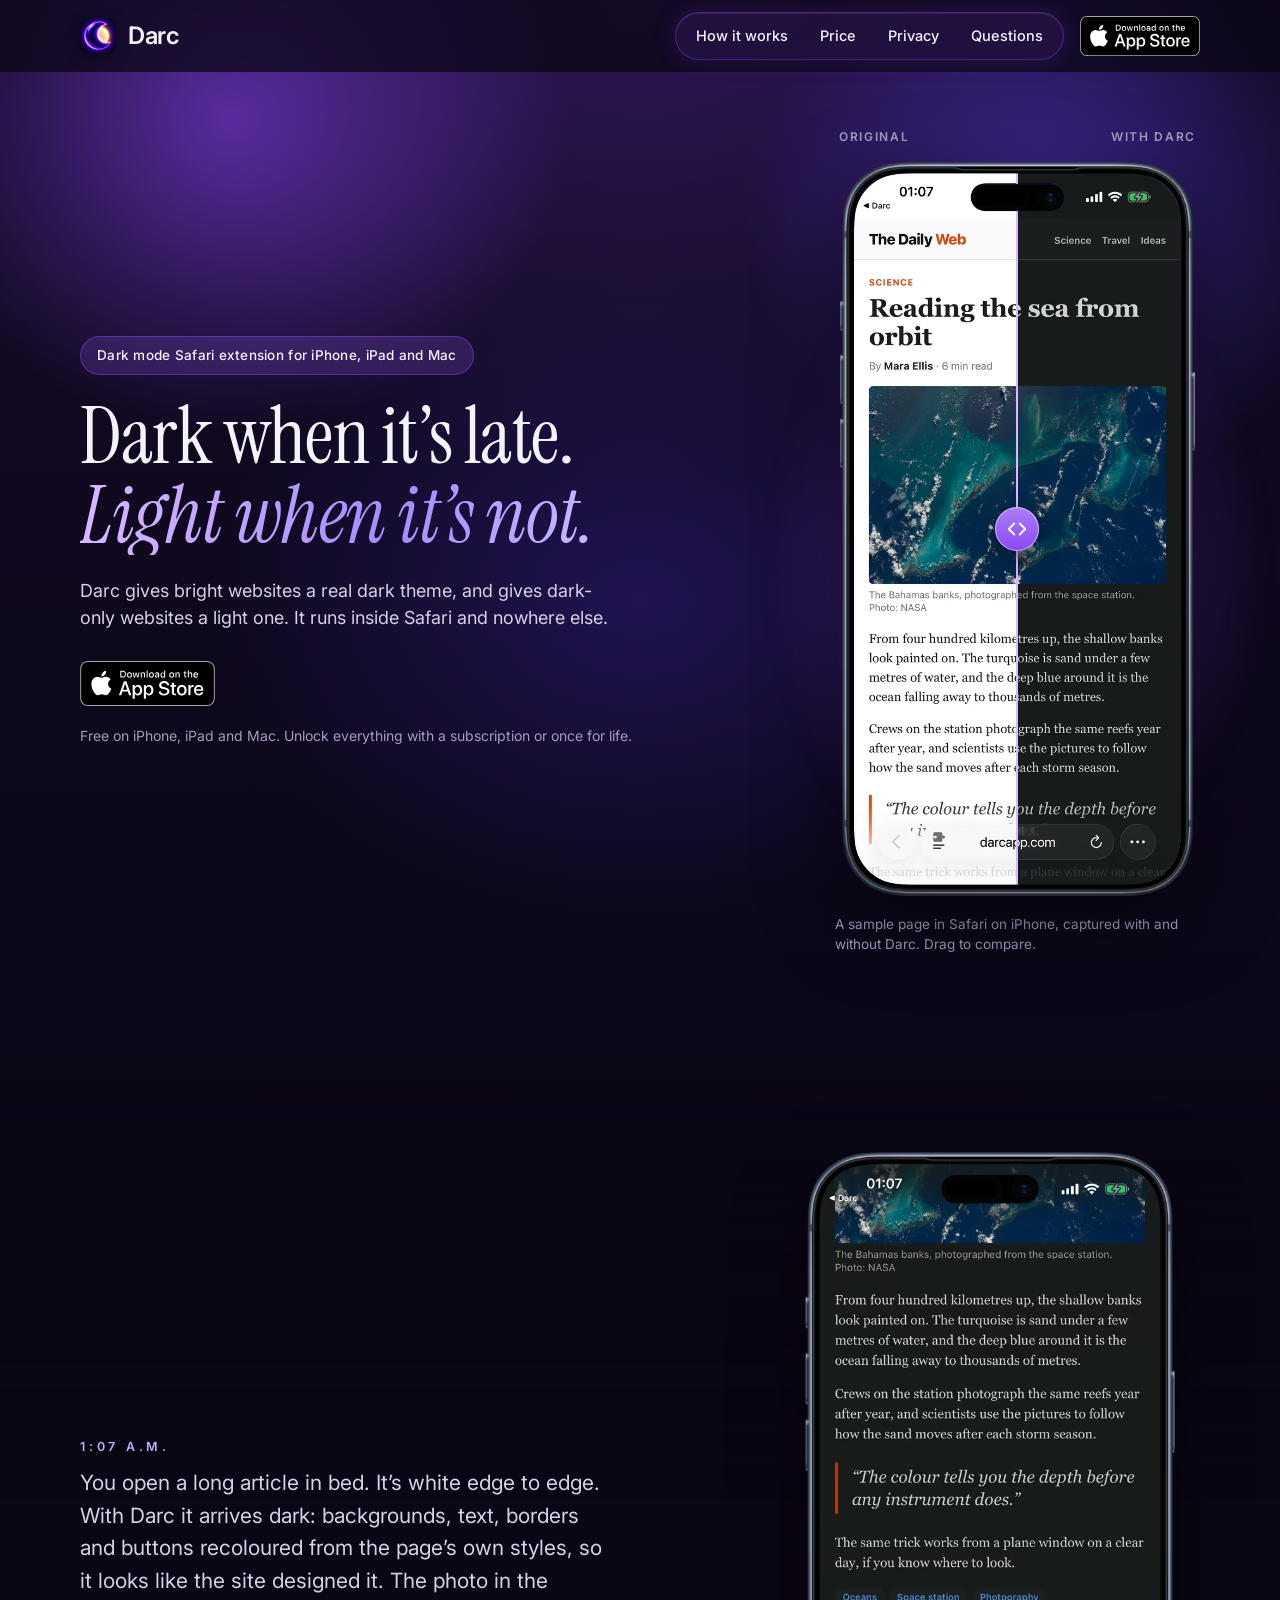
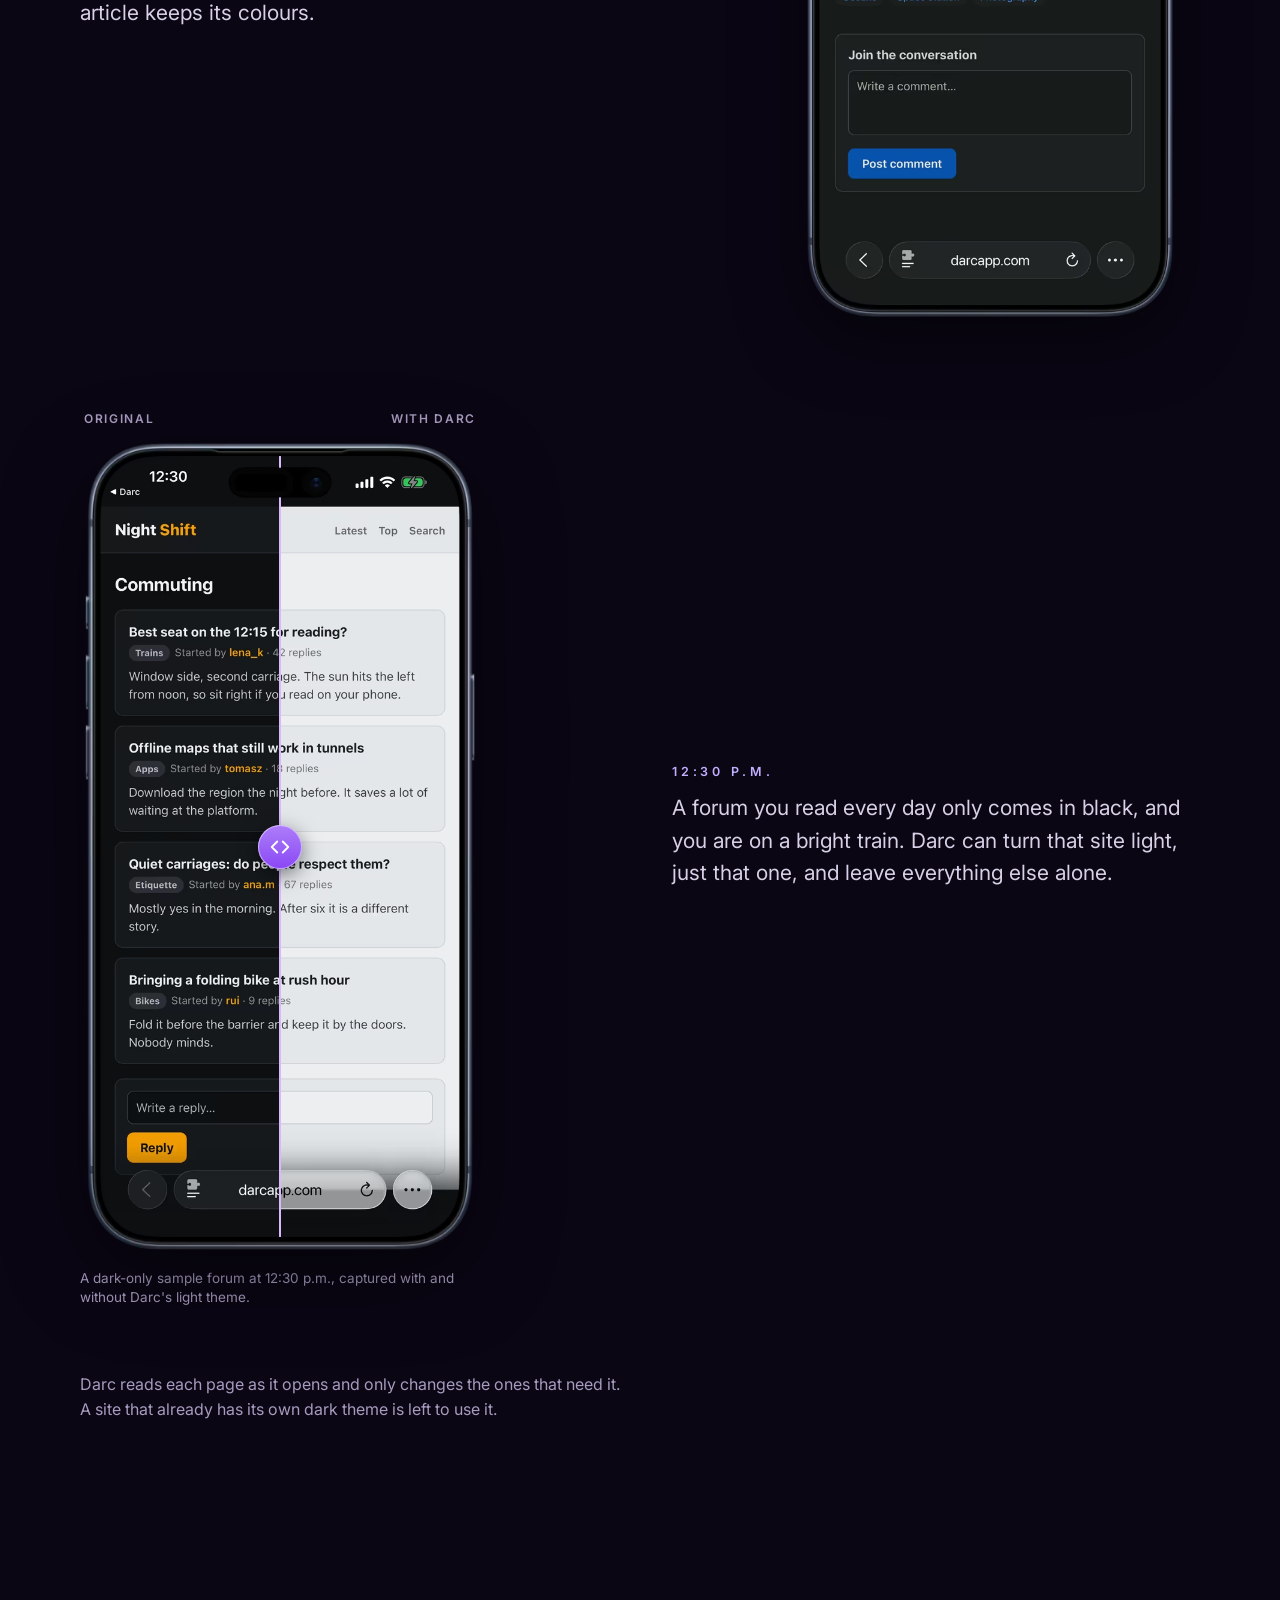
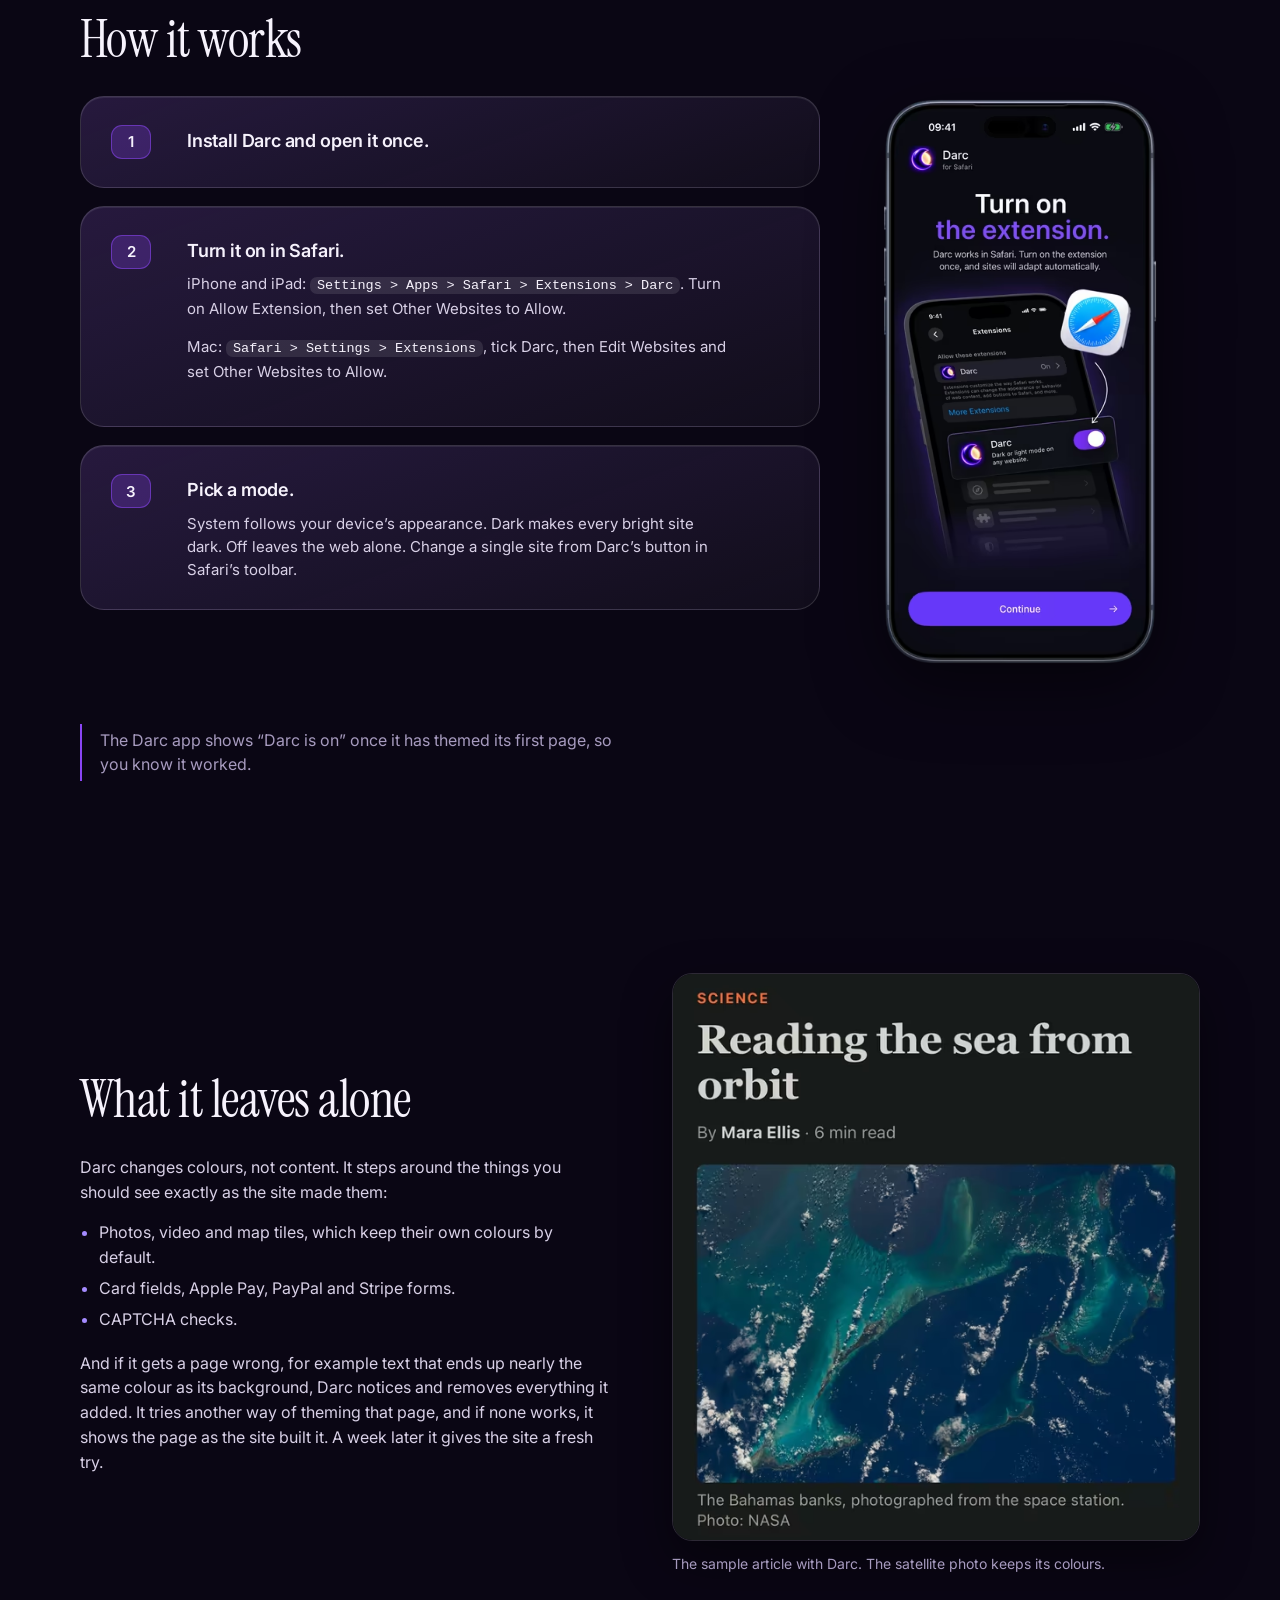
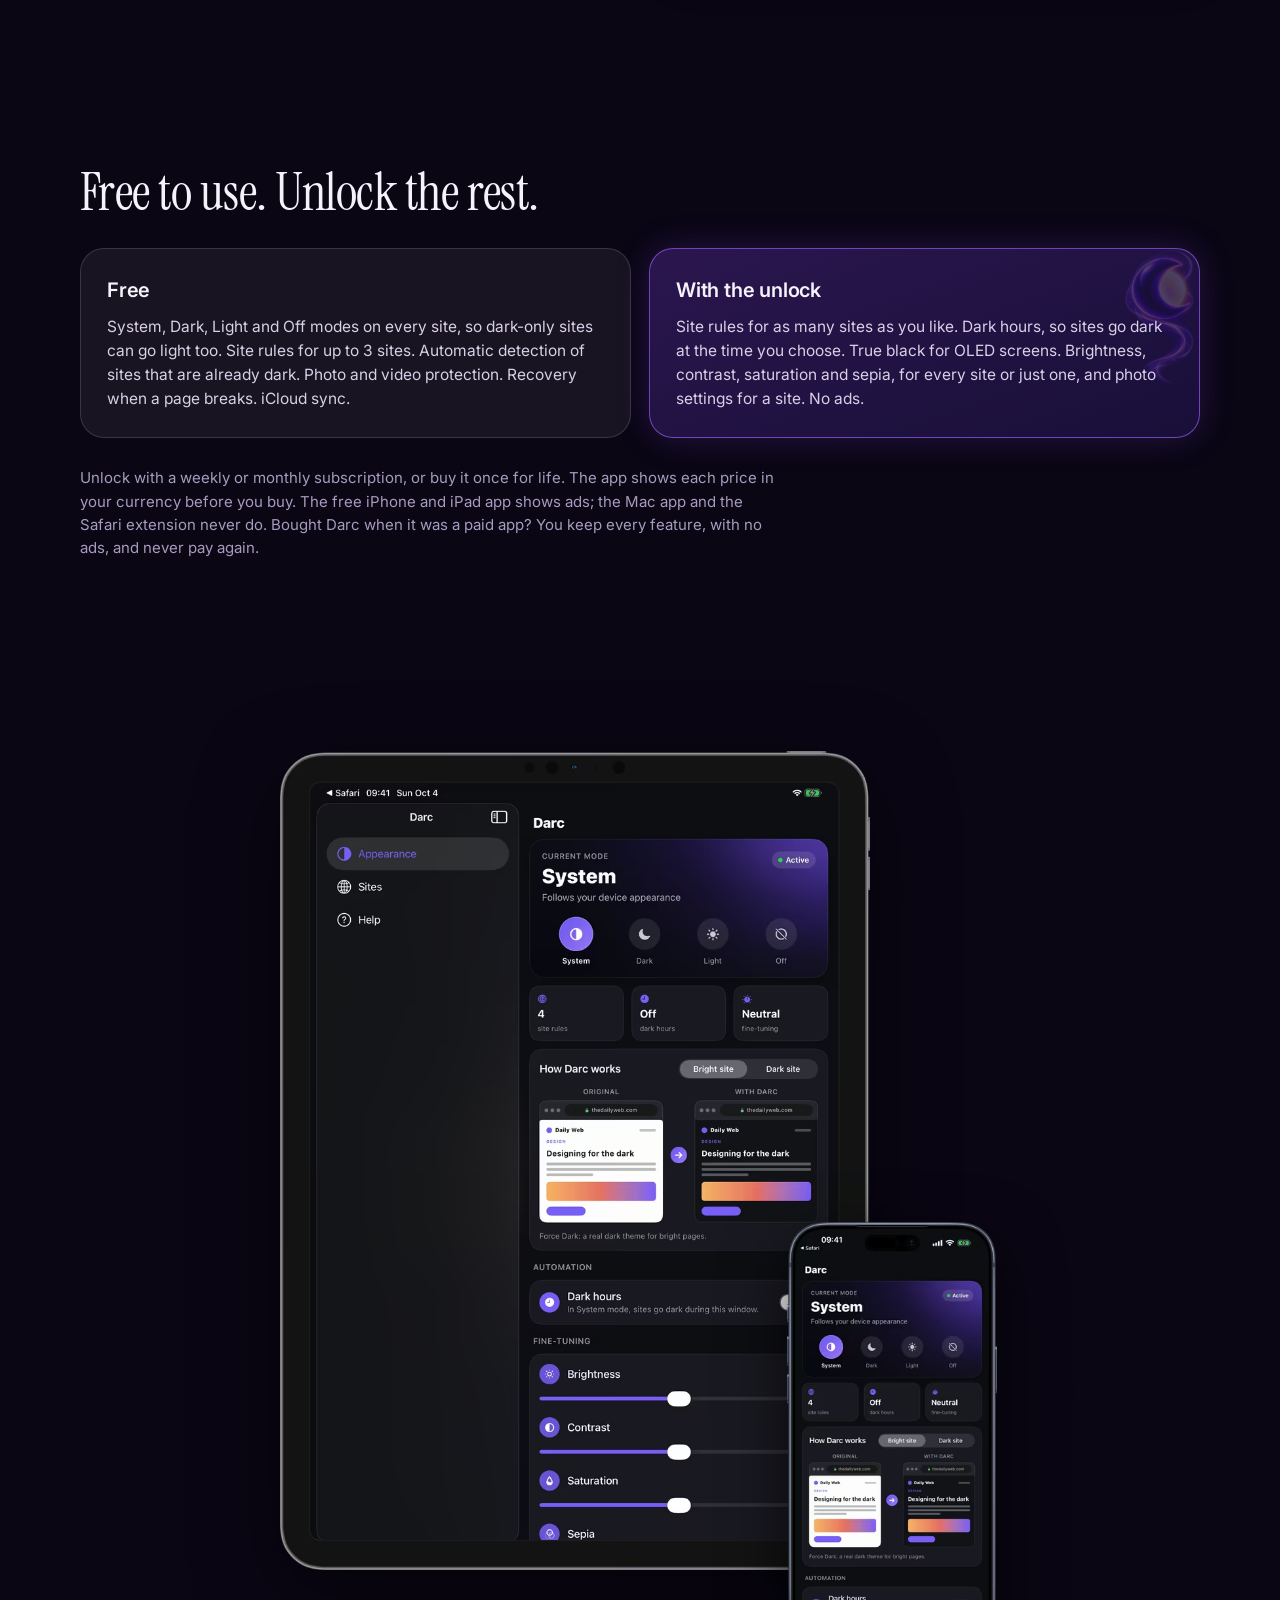
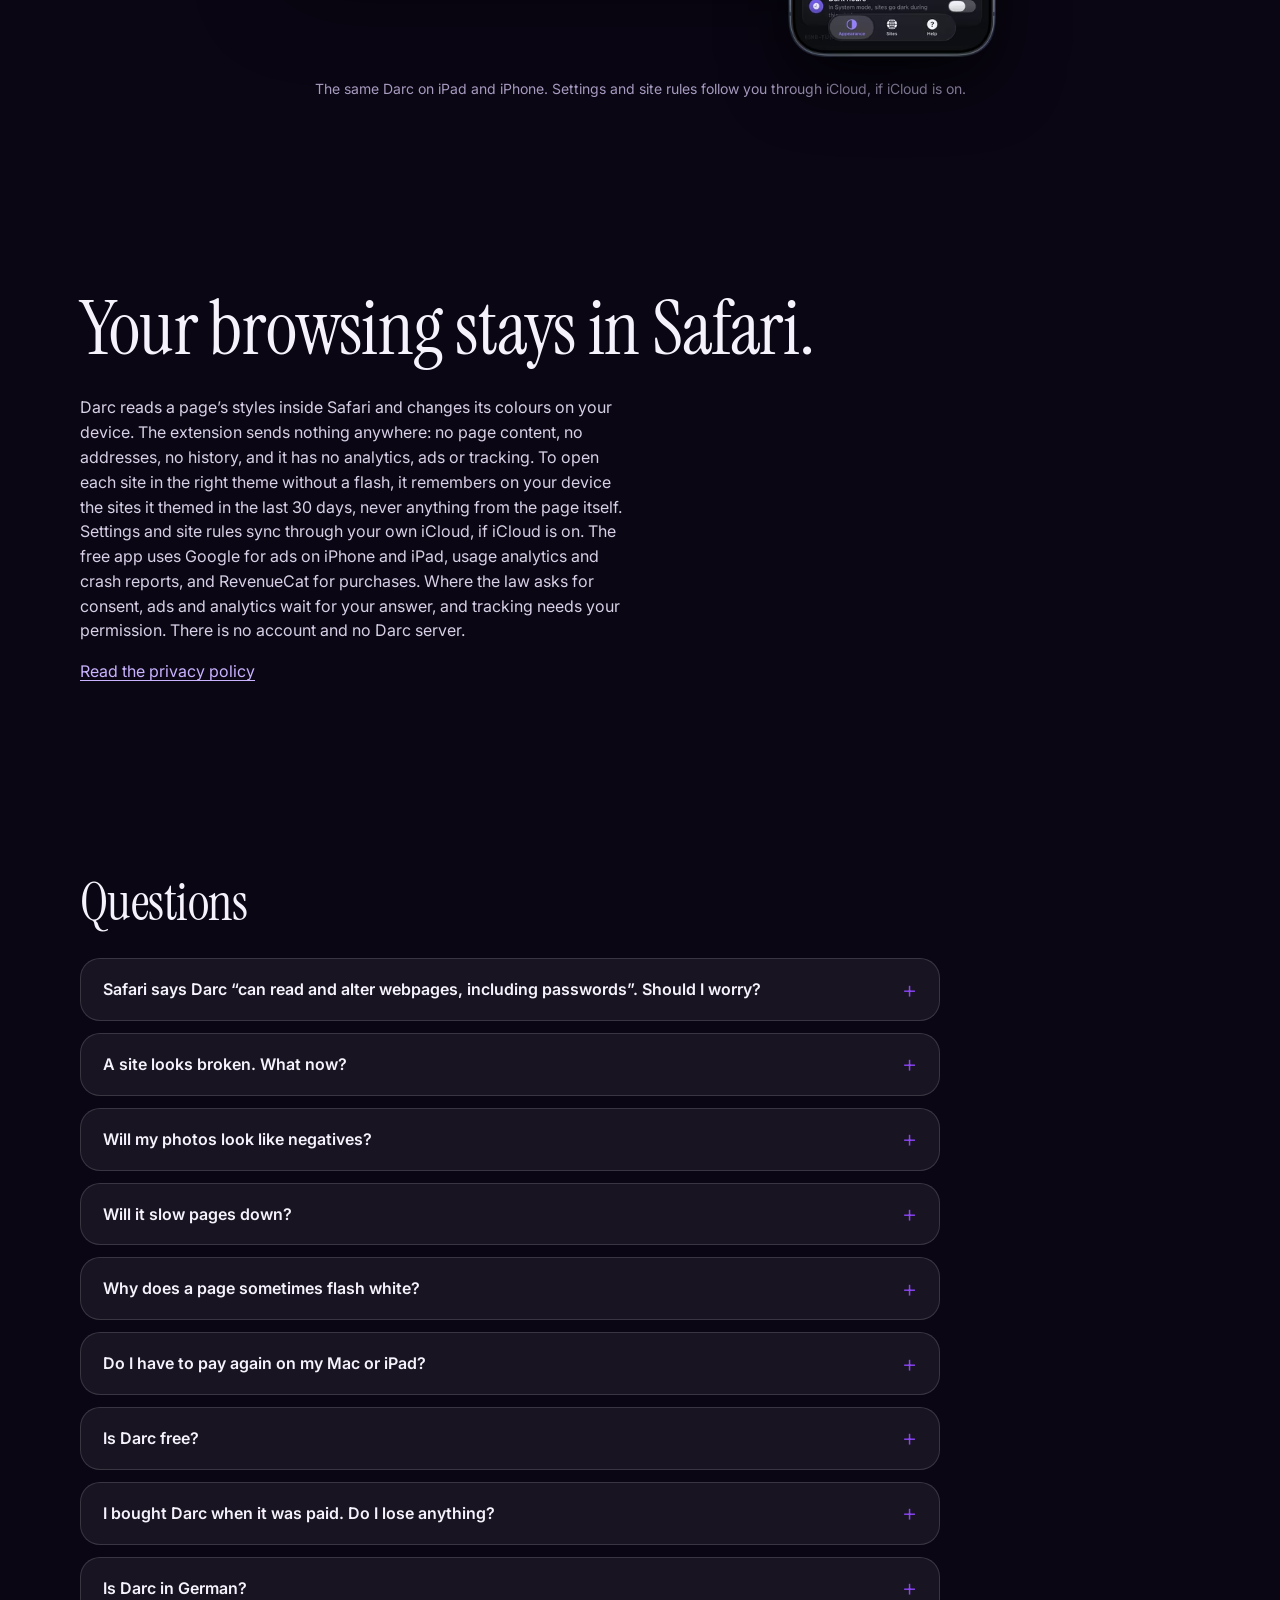
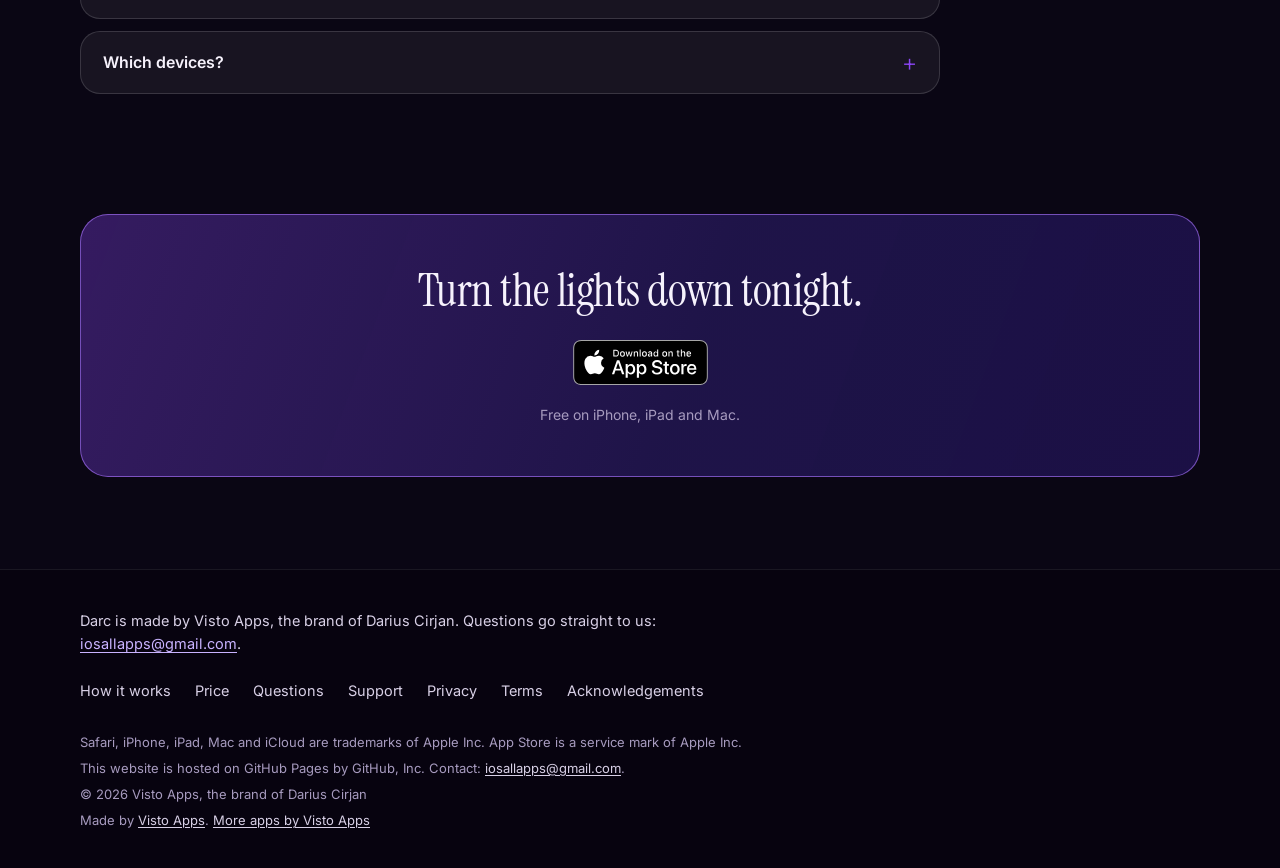
<file: index.html>
<!DOCTYPE html>
<html lang="en">
<head>
    <!-- build:head -->
    <meta charset="UTF-8">
    <meta name="viewport" content="width=device-width, initial-scale=1.0, viewport-fit=cover">
    <meta name="apple-itunes-app" content="app-id=6819036330">
    <title>Darc: Dark Mode for Safari, Free on iPhone and Mac</title>
    <meta name="description" content="Darc is a free Safari extension that gives bright websites a real dark theme and dark-only websites a light one, on iPhone, iPad and Mac. No account needed.">
    <meta name="theme-color" content="#2c1754" data-scrolled="#0a0614">
    <meta name="color-scheme" content="dark">
    <link rel="canonical" href="https://darcapp.com/">
    <link rel="alternate" hreflang="en" href="https://darcapp.com/">
    <link rel="alternate" hreflang="x-default" href="https://darcapp.com/">
    <meta property="og:type" content="website">
    <meta property="og:site_name" content="Darc">
    <meta property="og:locale" content="en_US">
    <meta property="og:url" content="https://darcapp.com/">
    <meta property="og:title" content="Darc: Dark Mode for Safari, Free on iPhone and Mac">
    <meta property="og:description" content="Darc is a free Safari extension that gives bright websites a real dark theme and dark-only websites a light one, on iPhone, iPad and Mac. No account needed.">
    <meta property="og:image" content="https://darcapp.com/og-image.png">
    <meta property="og:image:width" content="1200">
    <meta property="og:image:height" content="630">
    <meta property="og:image:alt" content="The Darc app icon, a glowing violet crescent, next to the words Dark when it’s late. Light when it’s not.">
    <meta name="twitter:card" content="summary_large_image">
    <meta name="twitter:title" content="Darc: Dark Mode for Safari, Free on iPhone and Mac">
    <meta name="twitter:description" content="Darc is a free Safari extension that gives bright websites a real dark theme and dark-only websites a light one, on iPhone, iPad and Mac. No account needed.">
    <meta name="twitter:image" content="https://darcapp.com/og-image.png">
    <link rel="icon" href="/favicon.ico" sizes="48x48">
    <link rel="icon" type="image/png" sizes="32x32" href="/favicon-32.png">
    <link rel="icon" type="image/png" sizes="16x16" href="/favicon-16.png">
    <link rel="apple-touch-icon" href="/apple-touch-icon.png">
    <link rel="preload" href="/assets/fonts/instrument-serif.woff2" as="font" type="font/woff2" crossorigin>
    <link rel="preload" href="/assets/fonts/inter.woff2" as="font" type="font/woff2" crossorigin>
    <link rel="stylesheet" href="/styles.css?v=20261116s">
    <script>document.documentElement.classList.add("js")</script>
    <script type="application/ld+json">
[
  {
    "@context": "https://schema.org",
    "@type": "WebSite",
    "name": "Darc",
    "url": "https://darcapp.com/",
    "publisher": {
      "@type": "Organization",
      "name": "Visto Apps",
      "url": "https://vistoapps.com",
      "founder": {
        "@type": "Person",
        "name": "Darius Cirjan"
      }
    },
    "inLanguage": "en"
  },
  {
    "@context": "https://schema.org",
    "@type": "MobileApplication",
    "name": "Darc: Dark Mode for Safari",
    "description": "Darc is a free Safari extension that gives bright websites a real dark theme and dark-only websites a light one, on iPhone, iPad and Mac. No account needed.",
    "url": "https://darcapp.com/",
    "applicationCategory": "UtilitiesApplication",
    "operatingSystem": "iOS 18.0 or later, iPadOS 18.0 or later, macOS 15.0 or later",
    "downloadUrl": "https://apps.apple.com/app/id6819036330",
    "installUrl": "https://apps.apple.com/app/id6819036330",
    "image": "https://darcapp.com/img/app-icon-256.webp",
    "screenshot": [
      "https://darcapp.com/img/framed-dashboard-600.webp",
      "https://darcapp.com/img/framed-enable-600.webp",
      "https://darcapp.com/img/popup-menu-680.webp"
    ],
    "offers": {
      "@type": "Offer",
      "price": "0",
      "priceCurrency": "USD"
    },
    "author": {
      "@type": "Organization",
      "name": "Visto Apps",
      "url": "https://vistoapps.com",
      "founder": {
        "@type": "Person",
        "name": "Darius Cirjan"
      }
    },
    "publisher": {
      "@type": "Organization",
      "name": "Visto Apps",
      "url": "https://vistoapps.com",
      "founder": {
        "@type": "Person",
        "name": "Darius Cirjan"
      }
    },
    "inLanguage": "en"
  },
  {
    "@context": "https://schema.org",
    "@type": "FAQPage",
    "mainEntity": [
      {
        "@type": "Question",
        "name": "Safari says Darc “can read and alter webpages, including passwords”. Should I worry?",
        "acceptedAnswer": {
          "@type": "Answer",
          "text": "Safari shows that warning for every extension that changes how pages look, because to recolour a page an extension has to read it. Darc reads colours and styles on your device and sends nothing anywhere. It has no server to send to. If you prefer, allow it only on the sites you choose."
        }
      },
      {
        "@type": "Question",
        "name": "A site looks broken. What now?",
        "acceptedAnswer": {
          "@type": "Answer",
          "text": "Tap Darc’s button in Safari’s toolbar. Off under the site’s name leaves that site untouched. Reset site clears its rule. Report issue opens an email with the site’s name, the mode and your Darc version. Nothing is sent unless you press send. More on the support page."
        }
      },
      {
        "@type": "Question",
        "name": "Will my photos look like negatives?",
        "acceptedAnswer": {
          "@type": "Answer",
          "text": "They shouldn’t. Darc recolours backgrounds and text from the page’s own styles and, by default, leaves images, video and maps in their original colours. On the rare page it can’t read that way, it falls back to a colour filter and shields photos from it. If one still looks wrong, Report issue in Darc’s menu tells me which site. With the unlock, you can also dim photos a little on a site you read at night."
        }
      },
      {
        "@type": "Question",
        "name": "Will it slow pages down?",
        "acceptedAnswer": {
          "@type": "Answer",
          "text": "Darc gives itself 8 milliseconds at a time on a page, then steps back. If a busy page keeps it waiting, it backs off for longer, and in the end stops following that page’s changes rather than taking frames from it."
        }
      },
      {
        "@type": "Question",
        "name": "Why does a page sometimes flash white?",
        "acceptedAnswer": {
          "@type": "Answer",
          "text": "Safari paints its own white placeholder before the page exists, and no extension can reach it. After that, Darc darkens the page as early as Safari lets it run. On a site you have opened before, it remembers the choice and starts dark straight away."
        }
      },
      {
        "@type": "Question",
        "name": "Do I have to pay again on my Mac or iPad?",
        "acceptedAnswer": {
          "@type": "Answer",
          "text": "No. The unlock belongs to your Apple Account and covers iPhone, iPad and Mac. On another device, download Darc free from the App Store and tap Restore Purchases in the Help tab."
        }
      },
      {
        "@type": "Question",
        "name": "Is Darc free?",
        "acceptedAnswer": {
          "@type": "Answer",
          "text": "Yes. Every mode works on every site for free, with up to 3 site rules. The unlock adds the rest and removes ads, as a weekly or monthly subscription that renews until you cancel, or a one-time lifetime purchase. The app shows each price in your currency before you buy."
        }
      },
      {
        "@type": "Question",
        "name": "I bought Darc when it was paid. Do I lose anything?",
        "acceptedAnswer": {
          "@type": "Answer",
          "text": "No. If you bought Darc while it was a paid app, you keep every feature on iPhone, iPad and Mac, with no ads, without paying again. Darc recognises your purchase from Apple’s record of your download. If a device does not show it, tap Restore Purchases in the Help tab."
        }
      },
      {
        "@type": "Question",
        "name": "Is Darc in German?",
        "acceptedAnswer": {
          "@type": "Answer",
          "text": "Yes. Darc launches in 45 languages, German included, and follows your device’s language."
        }
      },
      {
        "@type": "Question",
        "name": "Which devices?",
        "acceptedAnswer": {
          "@type": "Answer",
          "text": "iPhone and iPad with iOS 18 or later, and Macs with macOS 15 or later."
        }
      }
    ]
  }
]
    </script>
    <!-- /build:head -->
    <link rel="preload" as="image" type="image/avif" imagesrcset="/img/web-article-original-360.avif 360w, /img/web-article-original-600.avif 600w, /img/web-article-original-720.avif 720w, /img/web-article-original-900.avif 900w, /img/web-article-original-1320.avif 1320w" imagesizes="(min-width: 768px) 440px, min(400px, 92vw)">
</head>
<body>
    <a class="skip-link" href="#main">Skip to content</a>

    <!-- build:header -->
    <header class="site-header">
        <div class="wrap bar">
            <a class="brand" href="/" aria-label="Darc, home">
                <picture><source type="image/avif" srcset="/img/app-icon-64.avif 1x, /img/app-icon-128.avif 2x"><img src="/img/app-icon-64.webp" srcset="/img/app-icon-64.webp 1x, /img/app-icon-128.webp 2x" width="32" height="32" alt=""></picture>
                <span>Darc</span>
            </a>
            <nav class="nav" aria-label="Main">
                <ul class="nav-links">
                    <li><a href="/#how">How it works</a></li>
                    <li><a href="/#price">Price</a></li>
                    <li><a href="/#privacy">Privacy</a></li>
                    <li><a href="/#questions">Questions</a></li>
                </ul>
            </nav>
            <a class="badge badge-nav" href="https://apps.apple.com/app/id6819036330"><img src="/img/app-store-black-en-us.svg" width="120" height="40" alt="Download Darc on the App Store"></a>
        </div>
    </header>
    <!-- /build:header -->

    <main id="main">
        <section class="hero" aria-labelledby="hero-title">
            <div class="wrap hero-grid">
                <div class="hero-copy">
                    <p class="eyebrow">Dark mode Safari extension for iPhone, iPad and Mac</p>
                    <h1 id="hero-title"><span class="line">Dark when it’s late.</span> <span class="line">Light when it’s not.</span></h1>
                    <p class="hero-sub">Darc gives bright websites a real dark theme, and gives dark-only websites a light one. It runs inside Safari and nowhere else.</p>
                    <div class="hero-cta">
                        <a class="badge" href="https://apps.apple.com/app/id6819036330"><img src="/img/app-store-black-en-us.svg" width="135" height="45" alt="Download Darc on the App Store"></a>
                        <p class="small">Free on iPhone, iPad and Mac. Unlock everything with a subscription or once for life.</p>
                    </div>
                </div>
                <div class="hero-media">
                <figure class="compare" data-nudge>
                    <div class="compare-labels" aria-hidden="true"><span>Original</span><span>With Darc</span></div>
                    <div class="device">
                        <div class="screen">
                            <picture class="before"><source type="image/avif" srcset="/img/web-article-original-360.avif 360w, /img/web-article-original-600.avif 600w, /img/web-article-original-720.avif 720w, /img/web-article-original-900.avif 900w, /img/web-article-original-1320.avif 1320w" sizes="(min-width: 768px) 440px, min(400px, 92vw)"><img src="/img/web-article-original-600.webp" srcset="/img/web-article-original-360.webp 360w, /img/web-article-original-600.webp 600w, /img/web-article-original-720.webp 720w, /img/web-article-original-900.webp 900w, /img/web-article-original-1320.webp 1320w" sizes="(min-width: 768px) 440px, min(400px, 92vw)" width="1320" height="2868" alt="A sample article, The Daily Web, as the site built it: a white page with dark text, at 1:07 a.m. in Safari on iPhone." fetchpriority="high"></picture>
                            <picture class="after"><source type="image/avif" srcset="/img/web-article-darc-360.avif 360w, /img/web-article-darc-600.avif 600w, /img/web-article-darc-720.avif 720w, /img/web-article-darc-900.avif 900w, /img/web-article-darc-1320.avif 1320w" sizes="(min-width: 768px) 440px, min(400px, 92vw)"><img src="/img/web-article-darc-600.webp" srcset="/img/web-article-darc-360.webp 360w, /img/web-article-darc-600.webp 600w, /img/web-article-darc-720.webp 720w, /img/web-article-darc-900.webp 900w, /img/web-article-darc-1320.webp 1320w" sizes="(min-width: 768px) 440px, min(400px, 92vw)" width="1320" height="2868" alt="The same article with Darc on: a dark background and light text, and the photo of the Bahamas still in its original colours."></picture>
                            <div class="split-handle" aria-hidden="true"><span class="split-grip"><svg viewBox="0 0 24 24" aria-hidden="true" focusable="false"><path d="M9 6l-6 6 6 6M15 6l6 6-6 6"/></svg></span></div>
                            <input class="split-range" type="range" min="6" max="94" step="1" value="50" aria-label="Compare original and Darc">
                        </div>
                        <picture class="frame" aria-hidden="true"><source type="image/avif" srcset="/img/frame-iphone-490.avif 490w, /img/frame-iphone-980.avif 980w, /img/frame-iphone-1470.avif 1470w" sizes="(min-width: 768px) 440px, min(400px, 92vw)"><img src="/img/frame-iphone-490.webp" srcset="/img/frame-iphone-490.webp 490w, /img/frame-iphone-980.webp 980w, /img/frame-iphone-1470.webp 1470w" sizes="(min-width: 768px) 440px, min(400px, 92vw)" width="1470" height="3000" alt=""></picture>
                    </div>
                    <figcaption>A sample page in Safari on iPhone, captured with and without Darc. Drag to compare.</figcaption>
                </figure>
                </div>
            </div>
        </section>

        <section class="section" id="story" aria-labelledby="story-title">
            <div class="wrap">
                <h2 class="sr-only" id="story-title">Two directions</h2>
                <div class="story reveal">
                    <div class="story-text text">
                        <h3 class="kicker">1:07 a.m.</h3>
                        <p>You open a long article in bed. It’s white edge to edge. With Darc it arrives dark: backgrounds, text, borders and buttons recoloured from the page’s own styles, so it looks like the site designed it. The photo in the article keeps its colours.</p>
                    </div>
                    <div class="story-media">
                        <picture class="shot shot-framed"><source type="image/avif" srcset="/img/framed-article-comments-360.avif 360w, /img/framed-article-comments-600.avif 600w, /img/framed-article-comments-900.avif 900w" sizes="(min-width: 1024px) 400px, min(380px, 92vw)"><img src="/img/framed-article-comments-600.webp" srcset="/img/framed-article-comments-360.webp 360w, /img/framed-article-comments-600.webp 600w, /img/framed-article-comments-900.webp 900w" sizes="(min-width: 1024px) 400px, min(380px, 92vw)" width="900" height="1837" alt="The end of the sample article in Safari with Darc at 1:07 a.m.: dark page, light text, a dark comment box and a blue Post comment button." loading="lazy" decoding="async"></picture>
                    </div>
                </div>
                <div class="story story-flip reveal">
                    <div class="story-text text">
                        <h3 class="kicker">12:30 p.m.</h3>
                        <p>A forum you read every day only comes in black, and you are on a bright train. Darc can turn that site light, just that one, and leave everything else alone.</p>
                    </div>
                    <div class="story-media">
                        <figure class="compare">
                    <div class="compare-labels" aria-hidden="true"><span>Original</span><span>With Darc</span></div>
                    <div class="device">
                        <div class="screen">
                            <picture class="before"><source type="image/avif" srcset="/img/web-forum-original-360.avif 360w, /img/web-forum-original-600.avif 600w, /img/web-forum-original-720.avif 720w, /img/web-forum-original-900.avif 900w, /img/web-forum-original-1320.avif 1320w" sizes="(min-width: 1024px) 400px, min(380px, 92vw)"><img src="/img/web-forum-original-600.webp" srcset="/img/web-forum-original-360.webp 360w, /img/web-forum-original-600.webp 600w, /img/web-forum-original-720.webp 720w, /img/web-forum-original-900.webp 900w, /img/web-forum-original-1320.webp 1320w" sizes="(min-width: 1024px) 400px, min(380px, 92vw)" width="1320" height="2868" alt="A sample forum, Night Shift, that only comes in black." loading="lazy" decoding="async"></picture>
                            <picture class="after"><source type="image/avif" srcset="/img/web-forum-darc-360.avif 360w, /img/web-forum-darc-600.avif 600w, /img/web-forum-darc-720.avif 720w, /img/web-forum-darc-900.avif 900w, /img/web-forum-darc-1320.avif 1320w" sizes="(min-width: 1024px) 400px, min(380px, 92vw)"><img src="/img/web-forum-darc-600.webp" srcset="/img/web-forum-darc-360.webp 360w, /img/web-forum-darc-600.webp 600w, /img/web-forum-darc-720.webp 720w, /img/web-forum-darc-900.webp 900w, /img/web-forum-darc-1320.webp 1320w" sizes="(min-width: 1024px) 400px, min(380px, 92vw)" width="1320" height="2868" alt="The same forum with Darc's light theme: light grey cards and dark text." loading="lazy" decoding="async"></picture>
                            <div class="split-handle" aria-hidden="true"><span class="split-grip"><svg viewBox="0 0 24 24" aria-hidden="true" focusable="false"><path d="M9 6l-6 6 6 6M15 6l6 6-6 6"/></svg></span></div>
                            <input class="split-range" type="range" min="6" max="94" step="1" value="50" aria-label="Compare the forum, original and with Darc’s light theme">
                        </div>
                        <picture class="frame" aria-hidden="true"><source type="image/avif" srcset="/img/frame-iphone-490.avif 490w, /img/frame-iphone-980.avif 980w, /img/frame-iphone-1470.avif 1470w" sizes="(min-width: 1024px) 400px, min(380px, 92vw)"><img src="/img/frame-iphone-490.webp" srcset="/img/frame-iphone-490.webp 490w, /img/frame-iphone-980.webp 980w, /img/frame-iphone-1470.webp 1470w" sizes="(min-width: 1024px) 400px, min(380px, 92vw)" width="1470" height="3000" alt=""></picture>
                    </div>
                    <figcaption>A dark-only sample forum at 12:30 p.m., captured with and without Darc's light theme.</figcaption>
                </figure>
                    </div>
                </div>
                <p class="story-note reveal">Darc reads each page as it opens and only changes the ones that need it. A site that already has its own dark theme is left to use it.</p>
            </div>
        </section>

        <section class="section" id="how" aria-labelledby="how-title">
            <div class="wrap">
                <h2 class="section-head reveal" id="how-title">How it works</h2>
                <ol class="steps reveal">
                    <li class="step">
                        <span class="step-num" aria-hidden="true">1</span>
                        <div>
                            <h3>Install Darc and open it once.</h3>
                        </div>
                    </li>
                    <li class="step">
                        <span class="step-num" aria-hidden="true">2</span>
                        <div>
                            <h3>Turn it on in Safari.</h3>
                            <p>iPhone and iPad: <span class="path">Settings &gt; Apps &gt; Safari &gt; Extensions &gt; Darc</span>. Turn on Allow Extension, then set Other Websites to Allow.</p>
                            <p>Mac: <span class="path">Safari &gt; Settings &gt; Extensions</span>, tick Darc, then Edit Websites and set Other Websites to Allow.</p>
                            <picture class="step-shot"><source type="image/avif" srcset="/img/framed-enable-360.avif 360w, /img/framed-enable-600.avif 600w" sizes="(min-width: 1024px) 280px, 240px"><img src="/img/framed-enable-600.webp" srcset="/img/framed-enable-360.webp 360w, /img/framed-enable-600.webp 600w" sizes="(min-width: 1024px) 280px, 240px" width="600" height="1224" alt="Darc's setup screen, Turn on the extension, showing the Darc switch in Safari's extension settings." loading="lazy" decoding="async"></picture>
                        </div>
                    </li>
                    <li class="step">
                        <span class="step-num" aria-hidden="true">3</span>
                        <div>
                            <h3>Pick a mode.</h3>
                            <p>System follows your device’s appearance. Dark makes every bright site dark. Off leaves the web alone. Change a single site from Darc’s button in Safari’s toolbar.</p>
                        </div>
                    </li>
                </ol>
                <p class="aside reveal">The Darc app shows “Darc is on” once it has themed its first page, so you know it worked.</p>
            </div>
        </section>

        <section class="section" id="alone" aria-labelledby="alone-title">
            <div class="wrap alone">
                <div class="text reveal">
                    <h2 class="section-head" id="alone-title">What it leaves alone</h2>
                    <p>Darc changes colours, not content. It steps around the things you should see exactly as the site made them:</p>
                    <ul class="plain-list">
                        <li>Photos, video and map tiles, which keep their own colours by default.</li>
                        <li>Card fields, Apple Pay, PayPal and Stripe forms.</li>
                        <li>CAPTCHA checks.</li>
                    </ul>
                    <p>And if it gets a page wrong, for example text that ends up nearly the same colour as its background, Darc notices and removes everything it added. It tries another way of theming that page, and if none works, it shows the page as the site built it. A week later it gives the site a fresh try.</p>
                </div>
                <figure class="alone-figure reveal">
                    <picture class="alone-media"><source type="image/avif" srcset="/img/web-article-photo-360.avif 360w, /img/web-article-photo-600.avif 600w, /img/web-article-photo-900.avif 900w, /img/web-article-photo-1320.avif 1320w" sizes="(min-width: 1024px) 560px, 92vw"><img src="/img/web-article-photo-600.webp" srcset="/img/web-article-photo-360.webp 360w, /img/web-article-photo-600.webp 600w, /img/web-article-photo-900.webp 900w, /img/web-article-photo-1320.webp 1320w" sizes="(min-width: 1024px) 560px, 92vw" width="1320" height="1420" alt="The top of the sample article with Darc: dark background, and a satellite photo of turquoise sandbanks in its original colours." loading="lazy" decoding="async"></picture>
                    <figcaption class="small">The sample article with Darc. The satellite photo keeps its colours.</figcaption>
                </figure>
            </div>
        </section>

        <section class="section" id="price" aria-labelledby="price-title">
            <div class="wrap">
                <div>
                    <h2 class="section-head reveal" id="price-title">Free to use. Unlock the rest.</h2>
                    <div class="price-grid reveal">
                        <div class="price-col">
                            <h3>Free</h3>
                            <p>System, Dark, Light and Off modes on every site, so dark-only sites can go light too. Site rules for up to 3 sites. Automatic detection of sites that are already dark. Photo and video protection. Recovery when a page breaks. iCloud sync.</p>
                        </div>
                        <div class="price-col forever">
                            <picture class="forever-moon" aria-hidden="true"><source type="image/avif" srcset="/img/art-moon-240.avif 240w, /img/art-moon-480.avif 480w" sizes="120px"><img src="/img/art-moon-240.webp" srcset="/img/art-moon-240.webp 240w, /img/art-moon-480.webp 480w" sizes="120px" width="240" height="480" alt="" loading="lazy" decoding="async"></picture>
                            <h3>With the unlock</h3>
                            <p>Site rules for as many sites as you like. Dark hours, so sites go dark at the time you choose. True black for OLED screens. Brightness, contrast, saturation and sepia, for every site or just one, and photo settings for a site. No ads.</p>
                        </div>
                    </div>
                    <p class="price-foot reveal">Unlock with a weekly or monthly subscription, or buy it once for life. The app shows each price in your currency before you buy. The free iPhone and iPad app shows ads; the Mac app and the Safari extension never do. Bought Darc when it was a paid app? You keep every feature, with no ads, and never pay again.</p>
                </div>
            </div>
        </section>

        <section class="section" id="devices" aria-labelledby="devices-title">
            <div class="wrap">
                <h2 class="sr-only" id="devices-title">On iPhone, iPad and Mac</h2>
                <figure class="devices reveal">
                    <picture class="devices-ipad"><source type="image/avif" srcset="/img/framed-ipad-560.avif 560w, /img/framed-ipad-900.avif 900w, /img/framed-ipad-1300.avif 1300w" sizes="(min-width: 768px) 590px, 76vw"><img src="/img/framed-ipad-900.webp" srcset="/img/framed-ipad-560.webp 560w, /img/framed-ipad-900.webp 900w, /img/framed-ipad-1300.webp 1300w" sizes="(min-width: 768px) 590px, 76vw" width="1300" height="1802" alt="Darc on iPad: a sidebar with Appearance, Sites and Help, the current mode System marked Active, and the fine-tuning sliders." loading="lazy" decoding="async"></picture>
                    <picture class="devices-phone"><source type="image/avif" srcset="/img/framed-dashboard-300.avif 300w, /img/framed-dashboard-600.avif 600w" sizes="(min-width: 768px) 216px, 28vw"><img src="/img/framed-dashboard-600.webp" srcset="/img/framed-dashboard-300.webp 300w, /img/framed-dashboard-600.webp 600w" sizes="(min-width: 768px) 216px, 28vw" width="600" height="1224" alt="Darc on iPhone: the Appearance tab with the mode buttons System, Dark, Light and Off." loading="lazy" decoding="async"></picture>
                </figure>
                <p class="devices-caption reveal">The same Darc on iPad and iPhone. Settings and site rules follow you through iCloud, if iCloud is on.</p>
            </div>
        </section>

        <section class="section" id="privacy" aria-labelledby="privacy-title">
            <div class="wrap">
                <div class="text reveal">
                    <h2 class="privacy-line" id="privacy-title">Your browsing stays in Safari.</h2>
                    <p>Darc reads a page’s styles inside Safari and changes its colours on your device. The extension sends nothing anywhere: no page content, no addresses, no history, and it has no analytics, ads or tracking. To open each site in the right theme without a flash, it remembers on your device the sites it themed in the last 30 days, never anything from the page itself. Settings and site rules sync through your own iCloud, if iCloud is on. The free app uses Google for ads on iPhone and iPad, usage analytics and crash reports, and RevenueCat for purchases. Where the law asks for consent, ads and analytics wait for your answer, and tracking needs your permission. There is no account and no Darc server.</p>
                    <p><a href="/privacy.html">Read the privacy policy</a></p>
                </div>
            </div>
        </section>

        <section class="section" id="questions" aria-labelledby="questions-title">
            <div class="wrap">
                <h2 class="section-head reveal" id="questions-title">Questions</h2>
                <div class="faq">
                    <details>
                        <summary>Safari says Darc “can read and alter webpages, including passwords”. Should I worry?</summary>
                        <div class="answer"><p>Safari shows that warning for every extension that changes how pages look, because to recolour a page an extension has to read it. Darc reads colours and styles on your device and sends nothing anywhere. It has no server to send to. If you prefer, allow it only on the sites you choose.</p></div>
                    </details>
                    <details>
                        <summary>A site looks broken. What now?</summary>
                        <div class="answer"><p>Tap Darc’s button in Safari’s toolbar. Off under the site’s name leaves that site untouched. Reset site clears its rule. Report issue opens an email with the site’s name, the mode and your Darc version. Nothing is sent unless you press send. <a href="/support.html#site-looks-wrong">More on the support page</a>.</p></div>
                    </details>
                    <details>
                        <summary>Will my photos look like negatives?</summary>
                        <div class="answer"><p>They shouldn’t. Darc recolours backgrounds and text from the page’s own styles and, by default, leaves images, video and maps in their original colours. On the rare page it can’t read that way, it falls back to a colour filter and shields photos from it. If one still looks wrong, Report issue in Darc’s menu tells me which site. With the unlock, you can also dim photos a little on a site you read at night.</p></div>
                    </details>
                    <details>
                        <summary>Will it slow pages down?</summary>
                        <div class="answer"><p>Darc gives itself 8 milliseconds at a time on a page, then steps back. If a busy page keeps it waiting, it backs off for longer, and in the end stops following that page’s changes rather than taking frames from it.</p></div>
                    </details>
                    <details>
                        <summary>Why does a page sometimes flash white?</summary>
                        <div class="answer"><p>Safari paints its own white placeholder before the page exists, and no extension can reach it. After that, Darc darkens the page as early as Safari lets it run. On a site you have opened before, it remembers the choice and starts dark straight away.</p></div>
                    </details>
                    <details>
                        <summary>Do I have to pay again on my Mac or iPad?</summary>
                        <div class="answer"><p>No. The unlock belongs to your Apple Account and covers iPhone, iPad and Mac. On another device, download Darc free from the App Store and tap Restore Purchases in the Help tab.</p></div>
                    </details>
                    <details>
                        <summary>Is Darc free?</summary>
                        <div class="answer"><p>Yes. Every mode works on every site for free, with up to 3 site rules. The unlock adds the rest and removes ads, as a weekly or monthly subscription that renews until you cancel, or a one-time lifetime purchase. The app shows each price in your currency before you buy.</p></div>
                    </details>
                    <details>
                        <summary>I bought Darc when it was paid. Do I lose anything?</summary>
                        <div class="answer"><p>No. If you bought Darc while it was a paid app, you keep every feature on iPhone, iPad and Mac, with no ads, without paying again. Darc recognises your purchase from Apple’s record of your download. If a device does not show it, tap Restore Purchases in the Help tab.</p></div>
                    </details>
                    <details>
                        <summary>Is Darc in German?</summary>
                        <div class="answer"><p>Yes. Darc launches in 45 languages, German included, and follows your device’s language.</p></div>
                    </details>
                    <details>
                        <summary>Which devices?</summary>
                        <div class="answer"><p>iPhone and iPad with iOS 18 or later, and Macs with macOS 15 or later.</p></div>
                    </details>
                </div>
            </div>
        </section>

        <section class="closing" aria-labelledby="closing-title">
            <div class="wrap">
                <h2 id="closing-title">Turn the lights down tonight.</h2>
                <a class="badge" href="https://apps.apple.com/app/id6819036330"><img src="/img/app-store-black-en-us.svg" width="135" height="45" alt="Download Darc on the App Store"></a>
                <p class="small">Free on iPhone, iPad and Mac.</p>
            </div>
        </section>
    </main>

    <!-- build:footer -->
    <footer class="site-footer">
        <div class="wrap">
            <p class="footer-maker">Darc is made by Visto Apps, the brand of Darius Cirjan. Questions go straight to us: <a href="mailto:iosallapps@gmail.com">iosallapps@gmail.com</a>.</p>
            <nav aria-label="Footer">
                <ul class="footer-links">
                    <li><a href="/#how">How it works</a></li>
                    <li><a href="/#price">Price</a></li>
                    <li><a href="/#questions">Questions</a></li>
                    <li><a href="/support.html">Support</a></li>
                    <li><a href="/privacy.html">Privacy</a></li>
                    <li><a href="/terms.html">Terms</a></li>
                    <li><a href="/support.html#acknowledgements">Acknowledgements</a></li>
                </ul>
            </nav>
            <div class="footer-small">
                <p>Safari, iPhone, iPad, Mac and iCloud are trademarks of Apple Inc. App Store is a service mark of Apple Inc.</p>
                <p>This website is hosted on GitHub Pages by GitHub, Inc. Contact: <a href="mailto:iosallapps@gmail.com">iosallapps@gmail.com</a>.</p>
                <p>&copy; 2026 Visto Apps, the brand of Darius Cirjan</p>
                <p>Made by <a href="https://vistoapps.com">Visto Apps</a>. <a href="https://vistoapps.com/apps.html">More apps by Visto Apps</a></p>
            </div>
        </div>
    </footer>
    <!-- /build:footer -->
    <script src="/site.js?v=20261116s" defer></script>
</body>
</html>
</file>
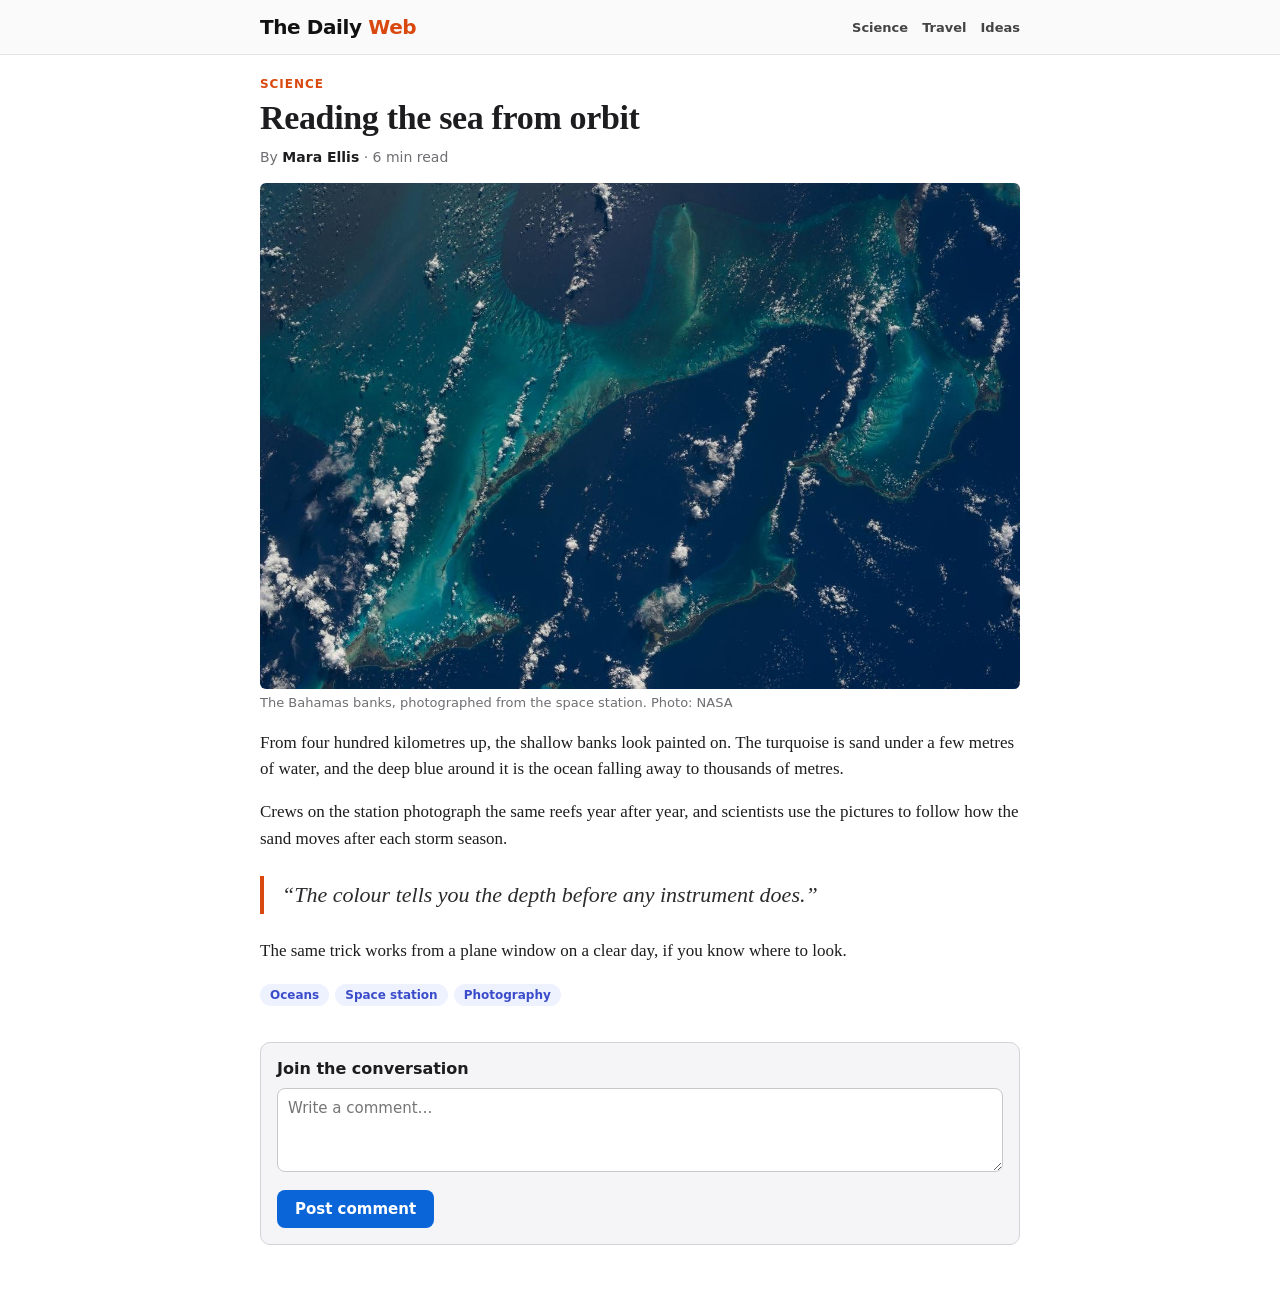
<file: demo/daily-web/index.html>
<!doctype html>
<html lang="en">
<head>
<meta charset="utf-8">
<meta name="viewport" content="width=device-width, initial-scale=1">
<meta name="robots" content="noindex, nofollow">
<title>The Daily Web: Reading the sea from orbit</title>
<style>
  body { margin: 0; background: #ffffff; color: #1d1d1f; font: 17px/1.55 Georgia, "Times New Roman", serif; }
  header { border-bottom: 1px solid #e3e3e8; background: #fafafa; }
  .bar { max-width: 760px; margin: 0 auto; padding: 14px 20px; display: flex; align-items: center; justify-content: space-between; }
  .logo { font: 800 20px/1 -apple-system, system-ui, sans-serif; letter-spacing: -0.02em; color: #111; text-decoration: none; }
  .logo span { color: #d9480f; }
  nav a { font: 600 13px -apple-system, system-ui, sans-serif; color: #444; text-decoration: none; margin-left: 14px; }
  main { max-width: 760px; margin: 0 auto; padding: 22px 20px 48px; }
  .kicker { font: 700 12px -apple-system, system-ui, sans-serif; text-transform: uppercase; letter-spacing: .08em; color: #d9480f; }
  h1 { font-size: 34px; line-height: 1.12; margin: 8px 0 12px; letter-spacing: -0.01em; }
  .byline { font: 14px -apple-system, system-ui, sans-serif; color: #6e6e73; margin-bottom: 18px; }
  .byline b { color: #1d1d1f; }
  figure { margin: 0 0 20px; }
  figure img { width: 100%; height: auto; display: block; border-radius: 6px; }
  figcaption { font: 13px -apple-system, system-ui, sans-serif; color: #6e6e73; margin-top: 6px; }
  blockquote { margin: 24px 0; padding: 4px 0 4px 18px; border-left: 4px solid #d9480f; font-size: 22px; line-height: 1.35; font-style: italic; color: #2b2b2e; }
  .box { margin-top: 30px; border: 1px solid #d2d2d7; border-radius: 10px; padding: 16px; background: #f5f5f7; }
  .box h2 { font: 700 16px -apple-system, system-ui, sans-serif; margin: 0 0 10px; }
  textarea { width: 100%; box-sizing: border-box; min-height: 84px; border: 1px solid #c7c7cc; border-radius: 8px; padding: 10px; font: 15px -apple-system, system-ui, sans-serif; background: #fff; color: #1d1d1f; }
  button { margin-top: 10px; background: #0a66d8; color: #fff; border: 0; border-radius: 8px; padding: 10px 18px; font: 600 15px -apple-system, system-ui, sans-serif; }
  .tags a { display: inline-block; margin: 0 6px 6px 0; padding: 4px 10px; border-radius: 99px; background: #eef2ff; color: #3b4cca; font: 600 12px -apple-system, system-ui, sans-serif; text-decoration: none; }
</style>
</head>
<body>
<header><div class="bar"><a class="logo" href="#">The Daily <span>Web</span></a><nav><a href="#">Science</a><a href="#">Travel</a><a href="#">Ideas</a></nav></div></header>
<main>
  <div class="kicker">Science</div>
  <h1>Reading the sea from orbit</h1>
  <div class="byline">By <b>Mara Ellis</b> · 6 min read</div>
  <figure>
    <img src="bahamas.jpg" width="1280" height="851" alt="Shallow turquoise banks of the Bahamas seen from the International Space Station">
    <figcaption>The Bahamas banks, photographed from the space station. Photo: NASA</figcaption>
  </figure>
  <p>From four hundred kilometres up, the shallow banks look painted on. The turquoise is sand under a few metres of water, and the deep blue around it is the ocean falling away to thousands of metres.</p>
  <p>Crews on the station photograph the same reefs year after year, and scientists use the pictures to follow how the sand moves after each storm season.</p>
  <blockquote>“The colour tells you the depth before any instrument does.”</blockquote>
  <p>The same trick works from a plane window on a clear day, if you know where to look.</p>
  <div class="tags"><a href="#">Oceans</a><a href="#">Space station</a><a href="#">Photography</a></div>
  <section class="box" id="talk">
    <h2>Join the conversation</h2>
    <textarea aria-label="Comment" placeholder="Write a comment…"></textarea>
    <button type="button">Post comment</button>
  </section>
</main>
</body>
</html>
</file>
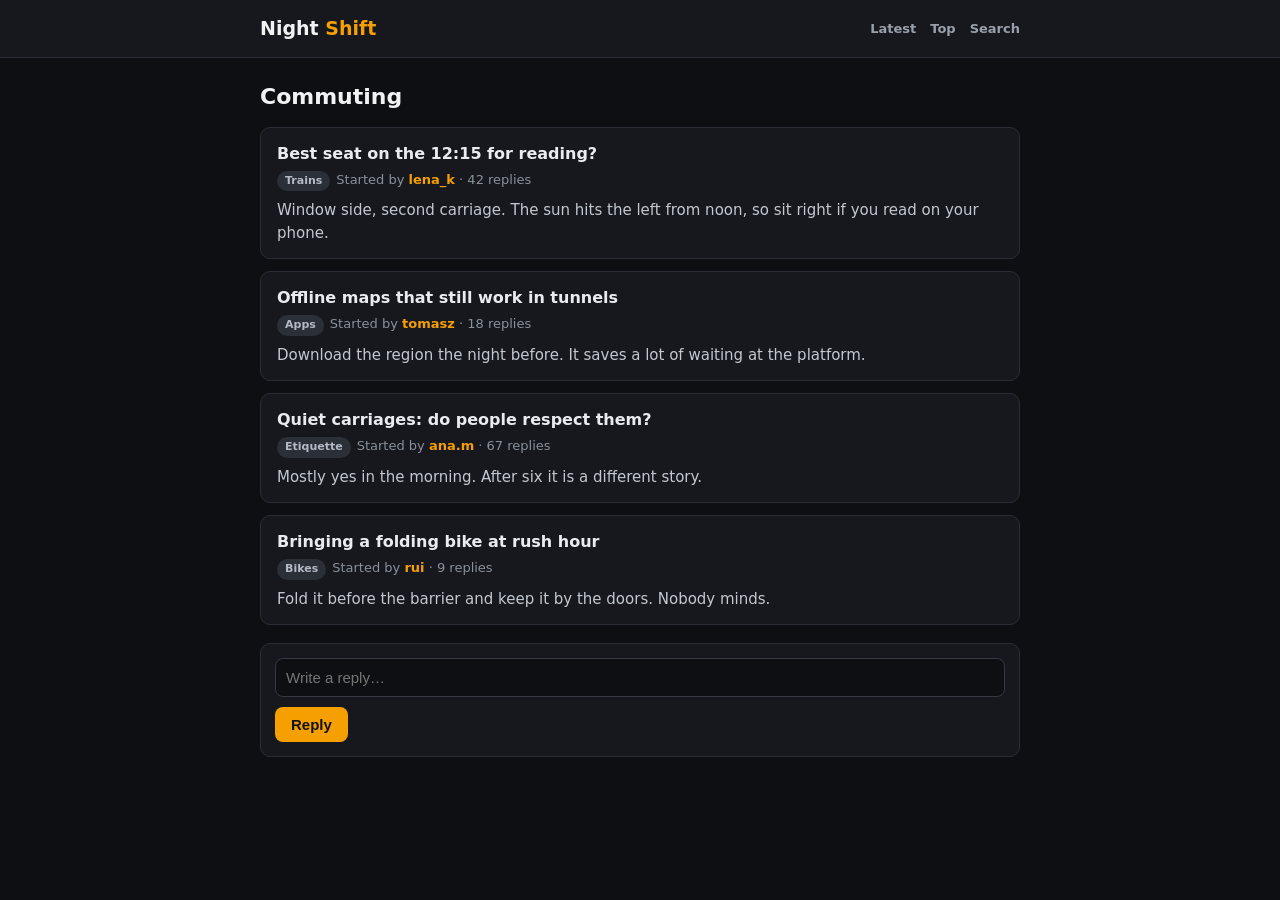
<file: demo/night-shift/index.html>
<!doctype html>
<html lang="en">
<head>
<meta charset="utf-8">
<meta name="viewport" content="width=device-width, initial-scale=1">
<meta name="robots" content="noindex, nofollow">
<title>Night Shift Forum</title>
<style>
  body { margin: 0; background: #0e0f12; color: #d7dae0; font: 16px/1.5 -apple-system, system-ui, sans-serif; }
  header { background: #16181d; border-bottom: 1px solid #2a2d35; }
  .bar { max-width: 760px; margin: 0 auto; padding: 14px 18px; display: flex; justify-content: space-between; align-items: center; }
  .logo { font-weight: 800; font-size: 19px; color: #f1f2f4; text-decoration: none; }
  .logo span { color: #f59f00; }
  .bar nav a { color: #9aa0ab; font-size: 13px; font-weight: 600; margin-left: 14px; text-decoration: none; }
  main { max-width: 760px; margin: 0 auto; padding: 18px; }
  h1 { font-size: 22px; color: #f1f2f4; margin: 4px 0 14px; }
  .thread { background: #16181d; border: 1px solid #2a2d35; border-radius: 10px; padding: 14px 16px; margin-bottom: 12px; }
  .thread h2 { font-size: 16px; margin: 0 0 4px; color: #e9ebef; }
  .meta { font-size: 13px; color: #8a909b; }
  .meta b { color: #f59f00; font-weight: 600; }
  .thread p { margin: 8px 0 0; font-size: 15px; color: #c3c7cf; }
  .pill { display: inline-block; font-size: 11px; font-weight: 700; padding: 2px 8px; border-radius: 99px; background: #2b2f38; color: #b4bac5; margin-right: 6px; }
  .reply { margin-top: 18px; background: #16181d; border: 1px solid #2a2d35; border-radius: 10px; padding: 14px; }
  .reply input { width: 100%; box-sizing: border-box; background: #0e0f12; color: #e9ebef; border: 1px solid #353944; border-radius: 8px; padding: 10px; font-size: 15px; }
  .reply button { margin-top: 10px; background: #f59f00; color: #111; border: 0; border-radius: 8px; padding: 9px 16px; font-weight: 700; font-size: 15px; }
</style>
</head>
<body>
<header><div class="bar"><a class="logo" href="#">Night <span>Shift</span></a><nav><a href="#">Latest</a><a href="#">Top</a><a href="#">Search</a></nav></div></header>
<main>
  <h1>Commuting</h1>
  <article class="thread"><h2>Best seat on the 12:15 for reading?</h2><div class="meta"><span class="pill">Trains</span>Started by <b>lena_k</b> · 42 replies</div><p>Window side, second carriage. The sun hits the left from noon, so sit right if you read on your phone.</p></article>
  <article class="thread"><h2>Offline maps that still work in tunnels</h2><div class="meta"><span class="pill">Apps</span>Started by <b>tomasz</b> · 18 replies</div><p>Download the region the night before. It saves a lot of waiting at the platform.</p></article>
  <article class="thread"><h2>Quiet carriages: do people respect them?</h2><div class="meta"><span class="pill">Etiquette</span>Started by <b>ana.m</b> · 67 replies</div><p>Mostly yes in the morning. After six it is a different story.</p></article>
  <article class="thread"><h2>Bringing a folding bike at rush hour</h2><div class="meta"><span class="pill">Bikes</span>Started by <b>rui</b> · 9 replies</div><p>Fold it before the barrier and keep it by the doors. Nobody minds.</p></article>
  <section class="reply"><input aria-label="Reply" placeholder="Write a reply…"><button type="button">Reply</button></section>
</main>
</body>
</html>
</file>
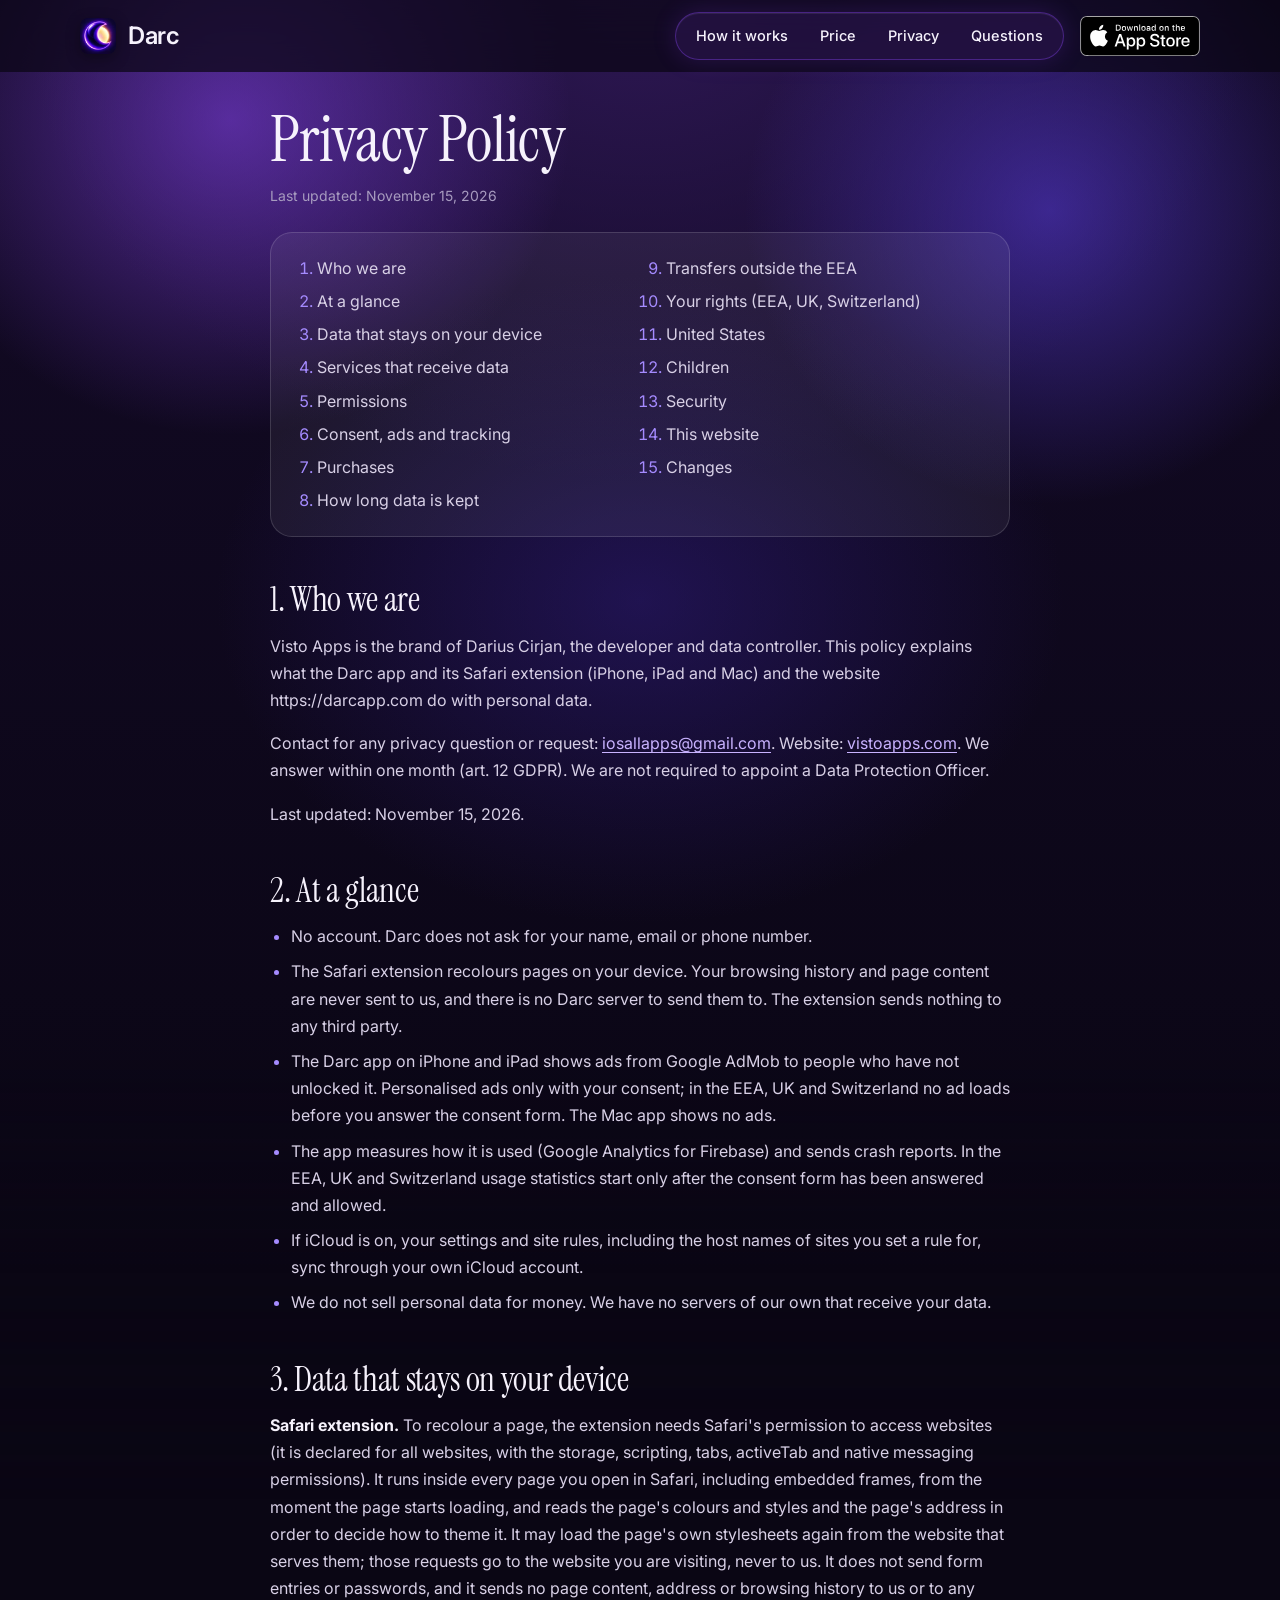
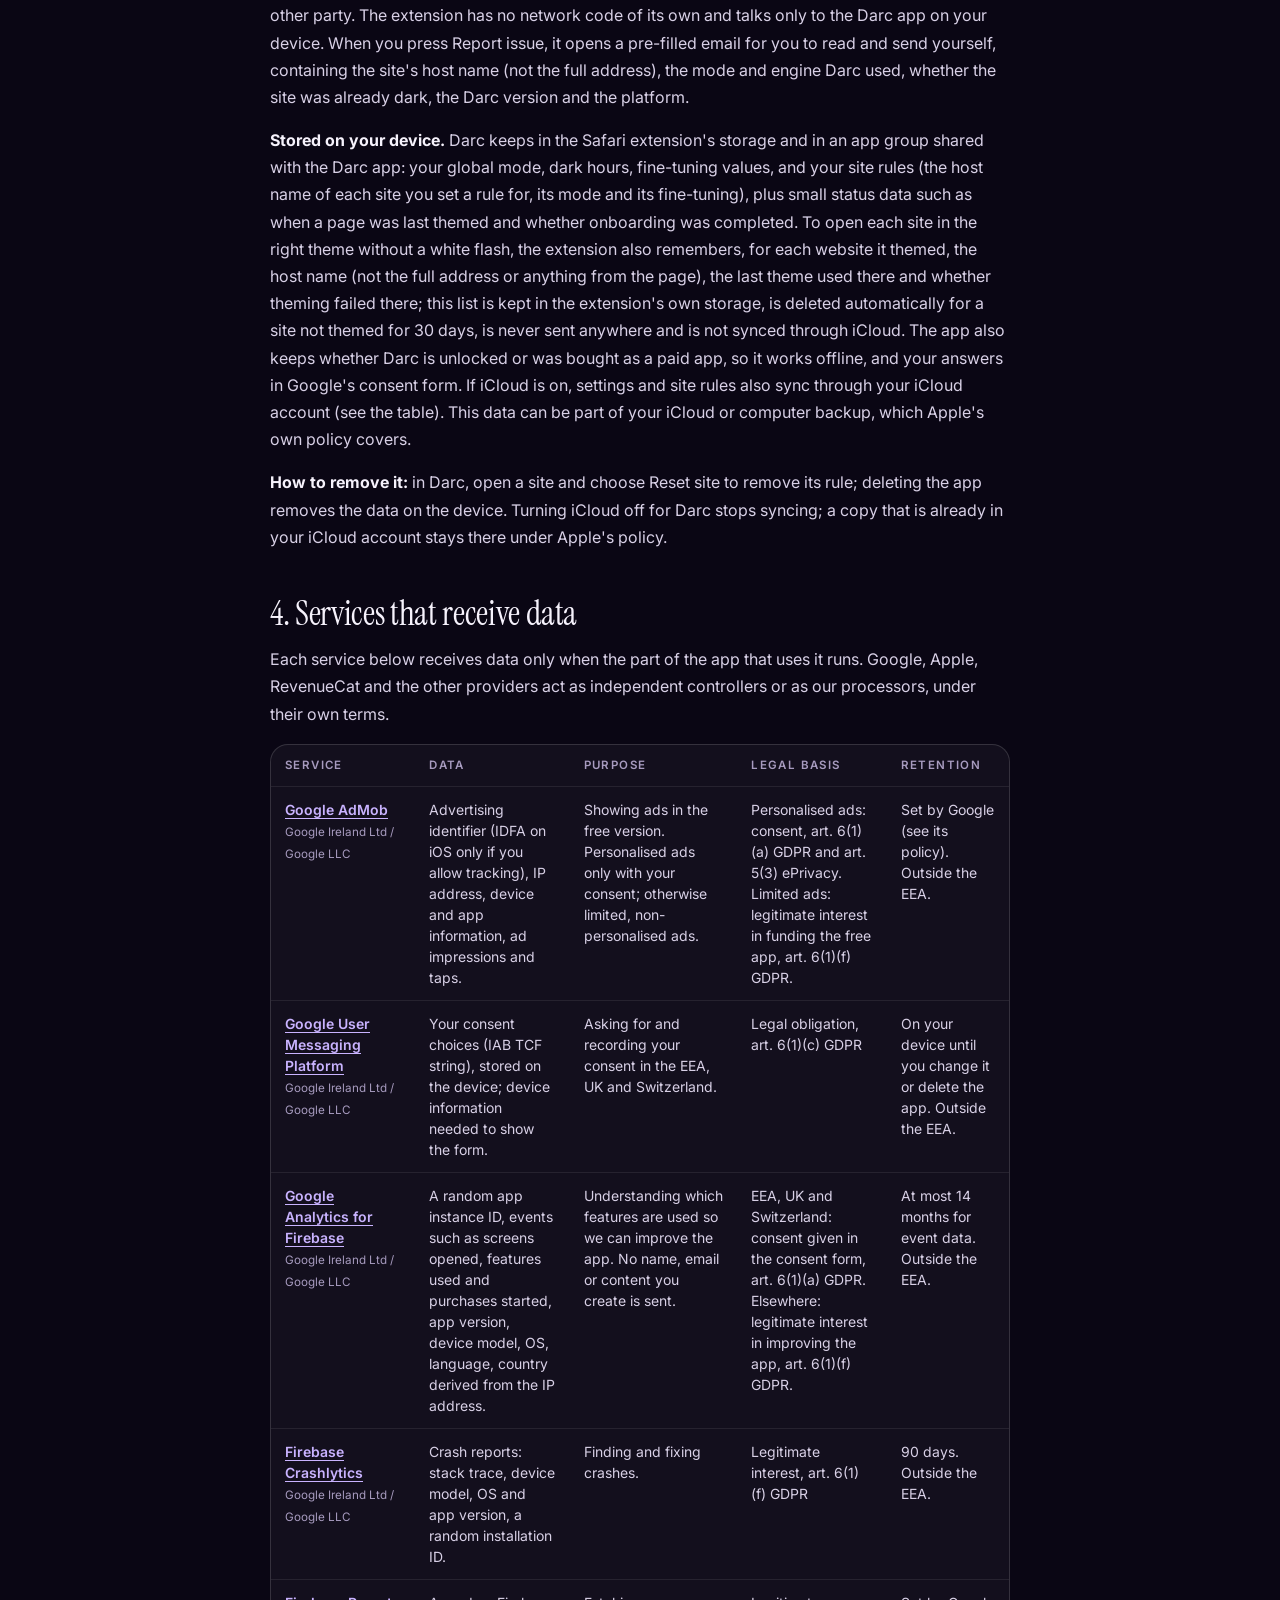
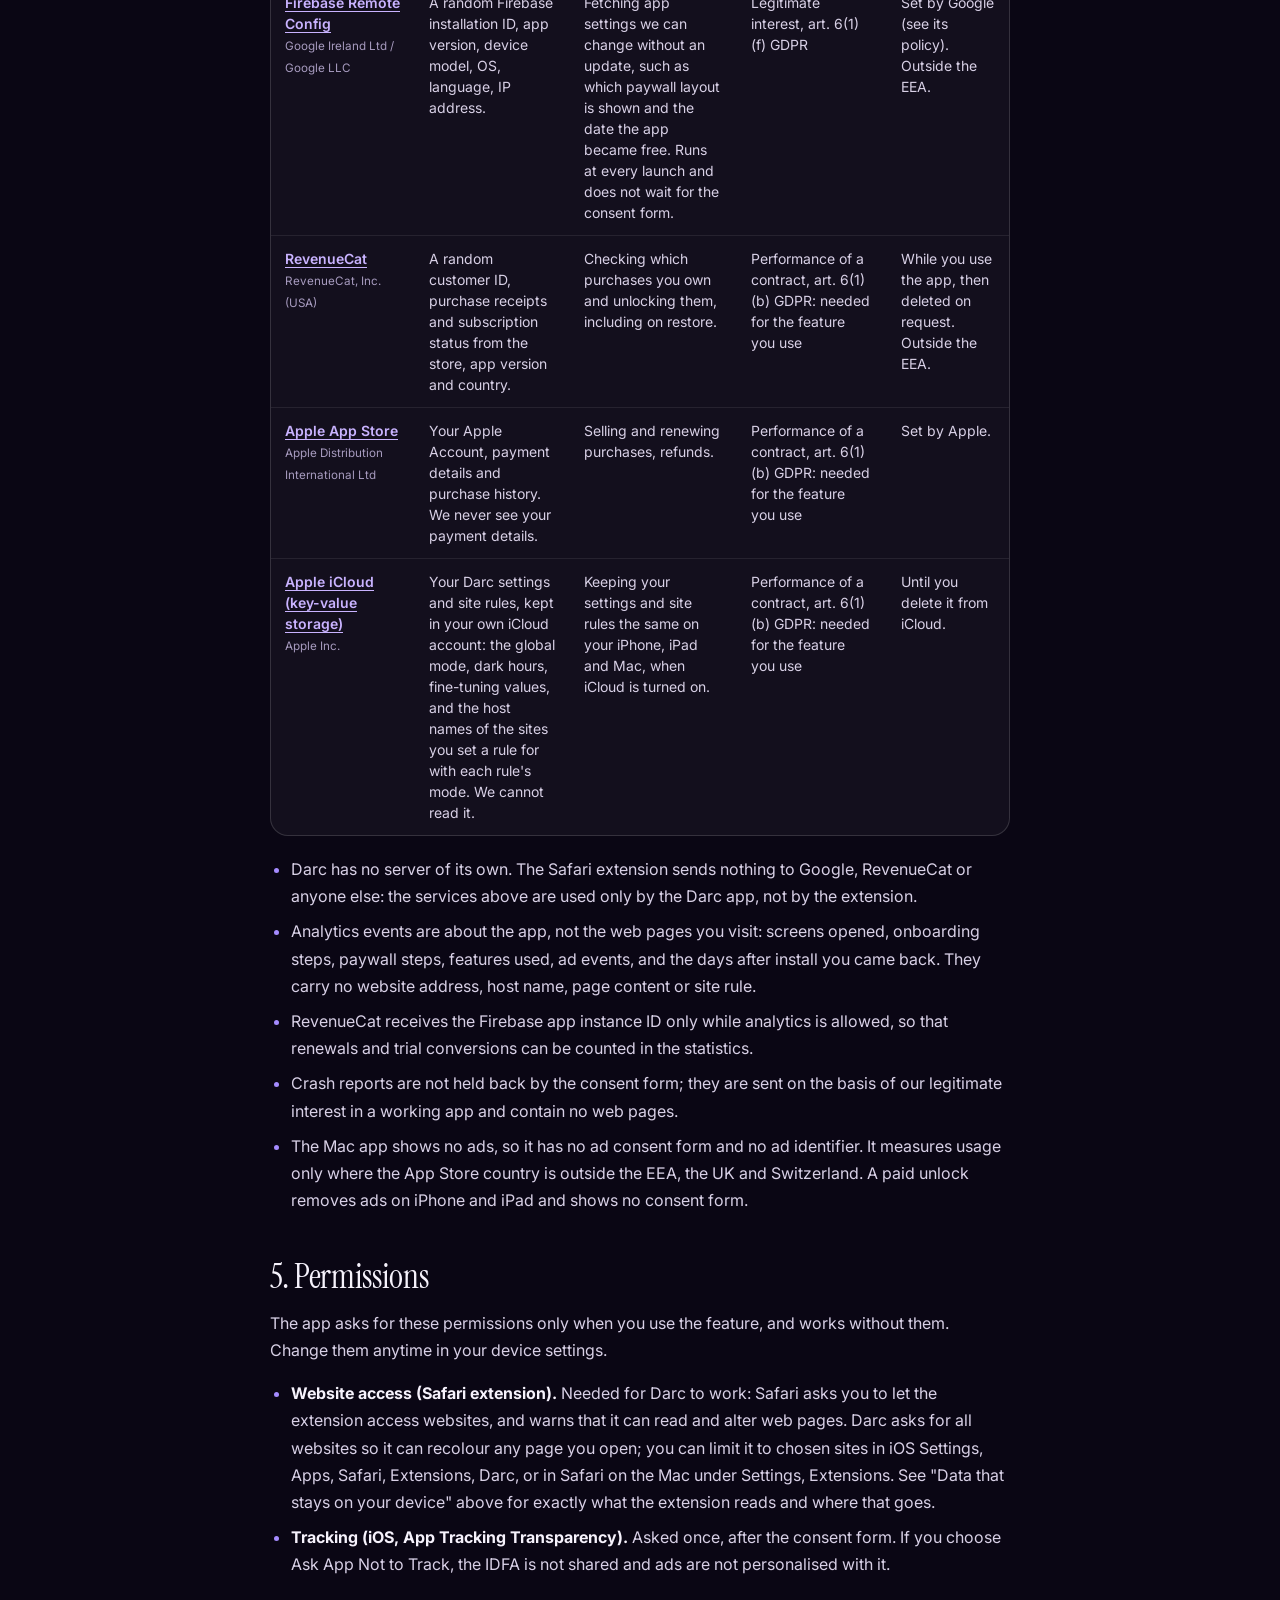
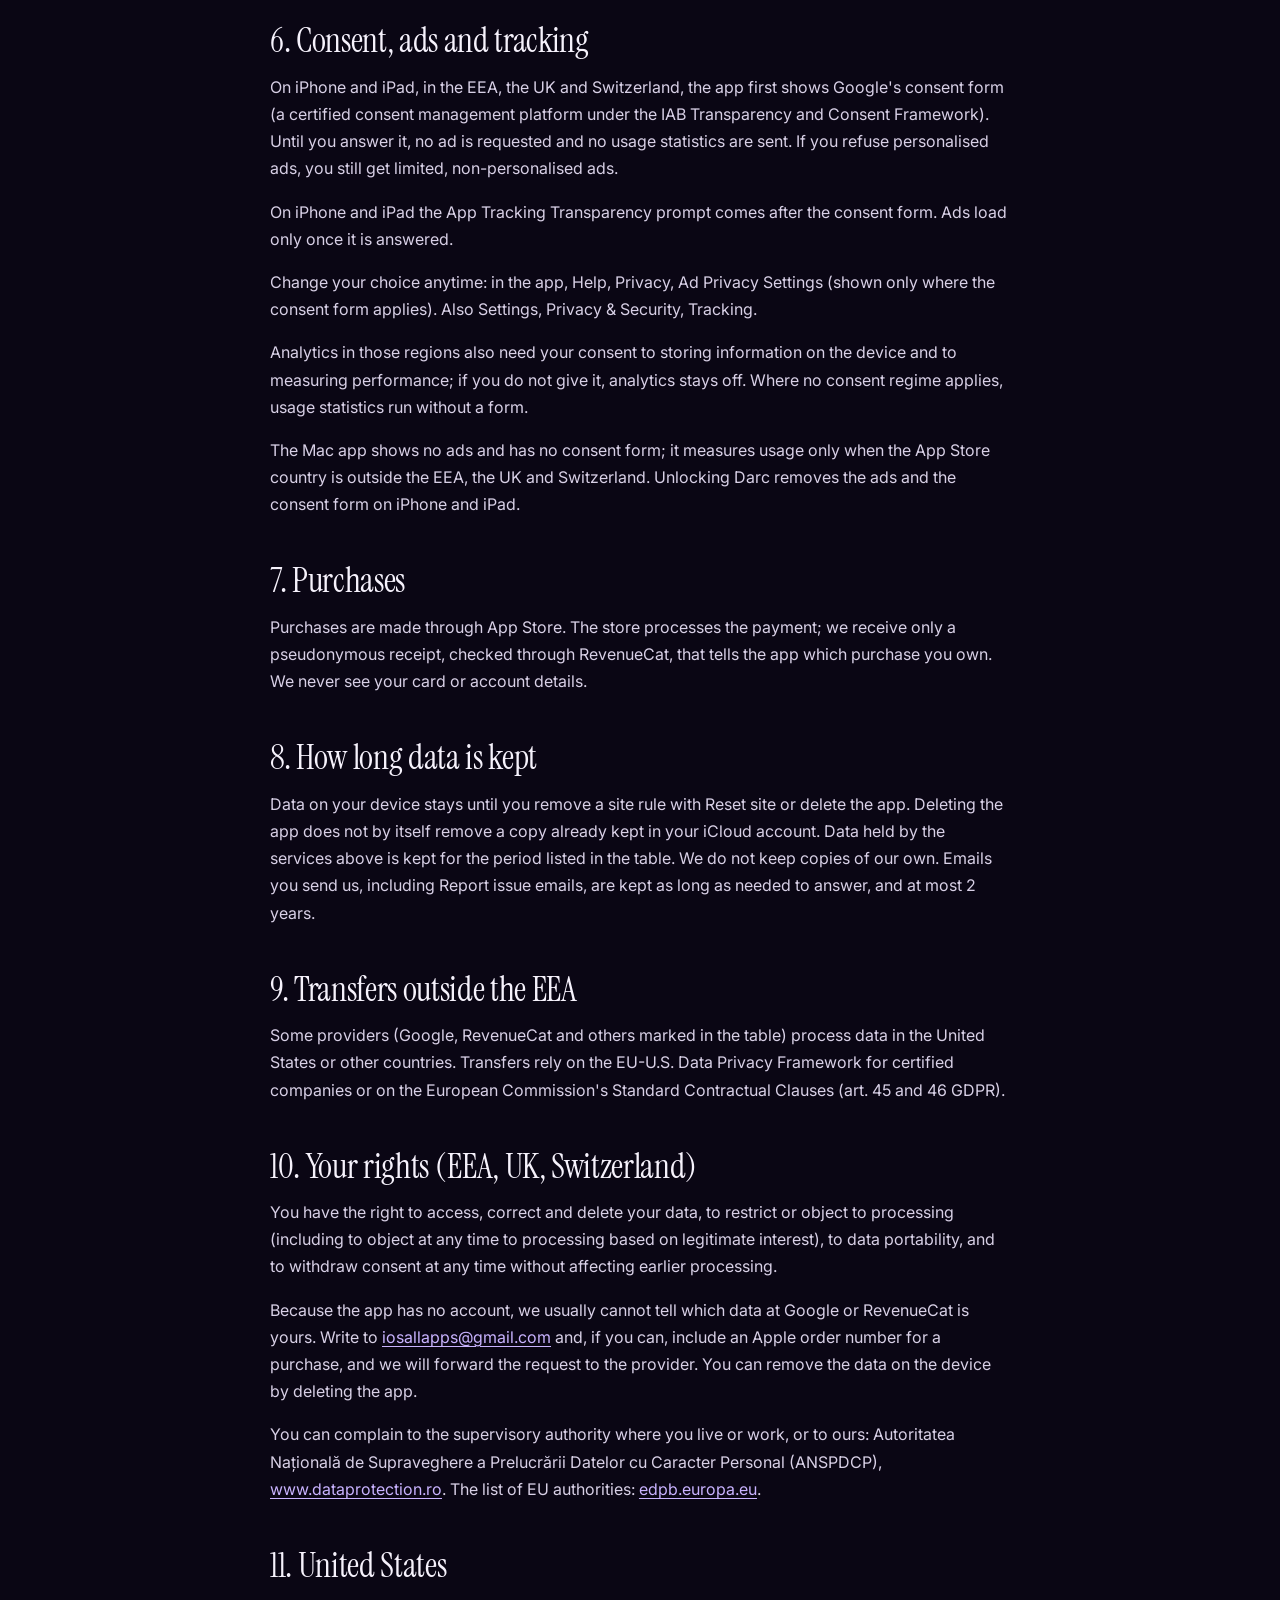
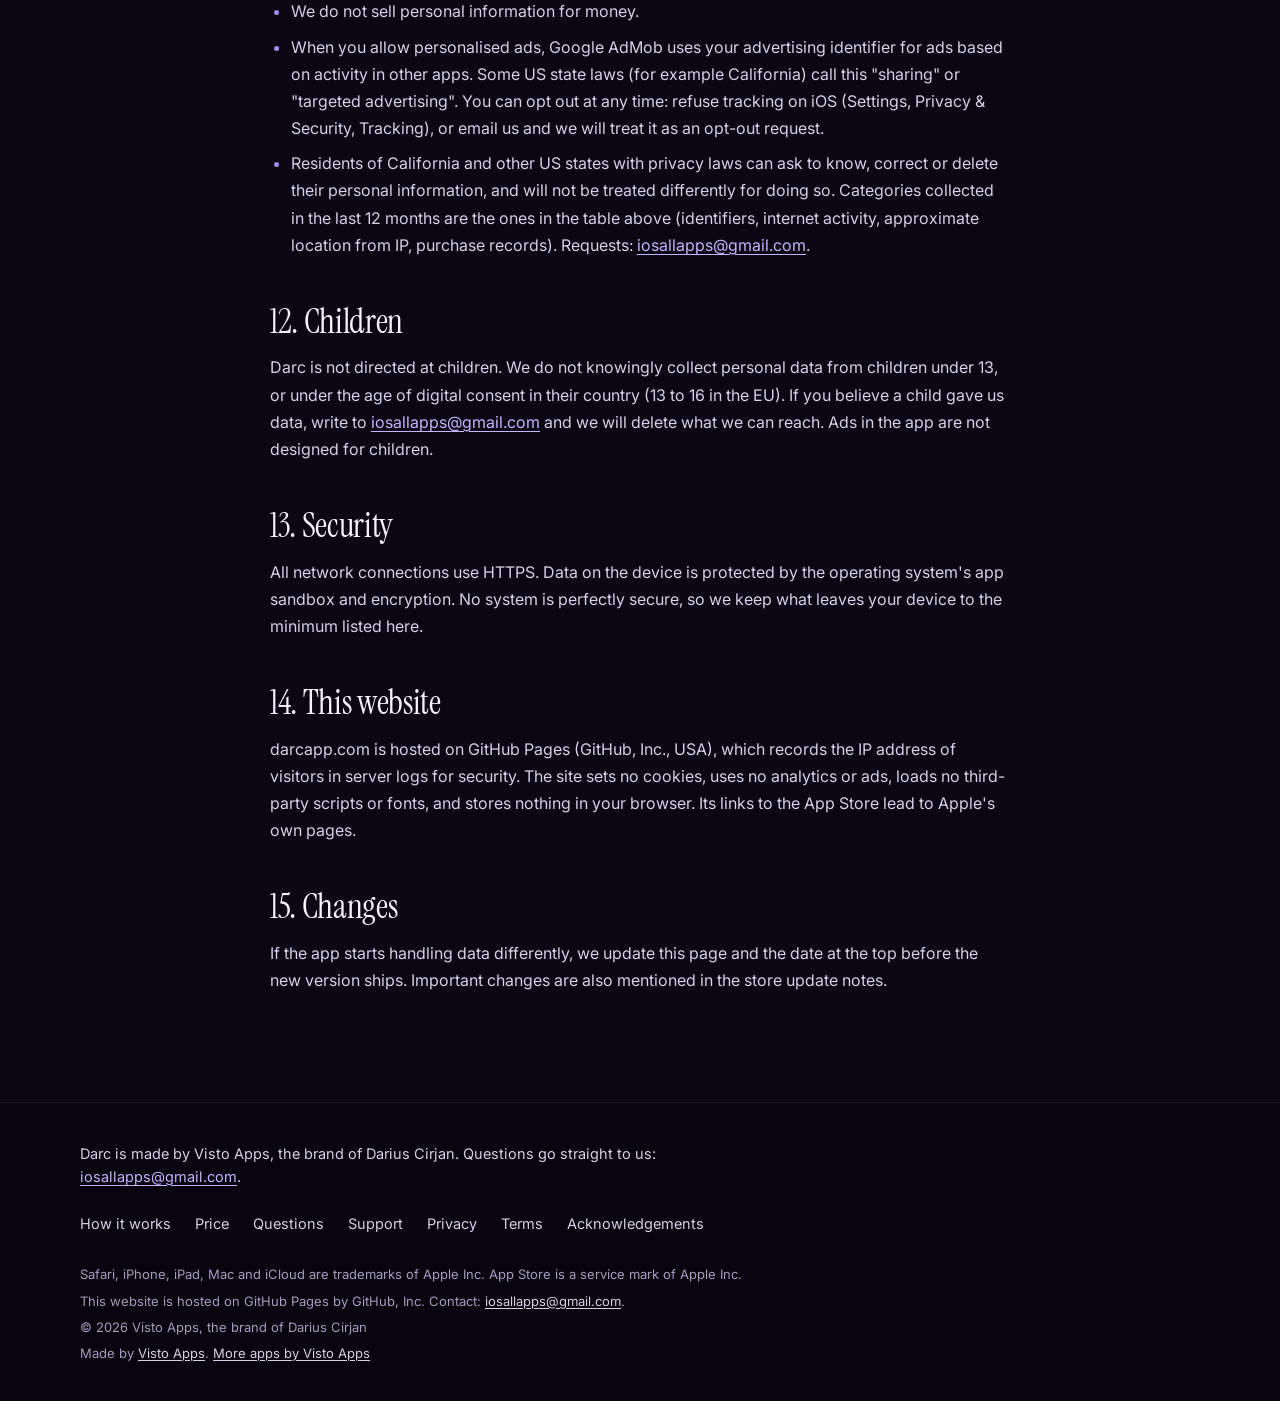
<file: privacy.html>
<!DOCTYPE html>
<html lang="en">
<head>
    <!-- build:head -->
    <meta charset="UTF-8">
    <meta name="viewport" content="width=device-width, initial-scale=1.0, viewport-fit=cover">
    <meta name="apple-itunes-app" content="app-id=6819036330">
    <title>Darc Privacy Policy: Safari Dark Mode App</title>
    <meta name="description" content="How Darc handles your data: pages are restyled on your device and your browsing never leaves Safari. Services used by the free app, consent choices and your rights.">
    <meta name="theme-color" content="#2c1754" data-scrolled="#0a0614">
    <meta name="color-scheme" content="dark">
    <link rel="canonical" href="https://darcapp.com/privacy.html">
    <link rel="alternate" hreflang="en" href="https://darcapp.com/privacy.html">
    <link rel="alternate" hreflang="x-default" href="https://darcapp.com/privacy.html">
    <meta property="og:type" content="website">
    <meta property="og:site_name" content="Darc">
    <meta property="og:locale" content="en_US">
    <meta property="og:url" content="https://darcapp.com/privacy.html">
    <meta property="og:title" content="Darc Privacy Policy: Safari Dark Mode App">
    <meta property="og:description" content="How Darc handles your data: pages are restyled on your device and your browsing never leaves Safari. Services used by the free app, consent choices and your rights.">
    <meta property="og:image" content="https://darcapp.com/og-image.png">
    <meta property="og:image:width" content="1200">
    <meta property="og:image:height" content="630">
    <meta property="og:image:alt" content="The Darc app icon, a glowing violet crescent, next to the words Dark when it’s late. Light when it’s not.">
    <meta name="twitter:card" content="summary_large_image">
    <meta name="twitter:title" content="Darc Privacy Policy: Safari Dark Mode App">
    <meta name="twitter:description" content="How Darc handles your data: pages are restyled on your device and your browsing never leaves Safari. Services used by the free app, consent choices and your rights.">
    <meta name="twitter:image" content="https://darcapp.com/og-image.png">
    <link rel="icon" href="/favicon.ico" sizes="48x48">
    <link rel="icon" type="image/png" sizes="32x32" href="/favicon-32.png">
    <link rel="icon" type="image/png" sizes="16x16" href="/favicon-16.png">
    <link rel="apple-touch-icon" href="/apple-touch-icon.png">
    <link rel="preload" href="/assets/fonts/instrument-serif.woff2" as="font" type="font/woff2" crossorigin>
    <link rel="preload" href="/assets/fonts/inter.woff2" as="font" type="font/woff2" crossorigin>
    <link rel="stylesheet" href="/styles.css?v=20261116s">
    <script>document.documentElement.classList.add("js")</script>
    <script type="application/ld+json">
[
  {
    "@context": "https://schema.org",
    "@type": "BreadcrumbList",
    "itemListElement": [
      {
        "@type": "ListItem",
        "position": 1,
        "name": "Darc",
        "item": "https://darcapp.com/"
      },
      {
        "@type": "ListItem",
        "position": 2,
        "name": "Darc Privacy Policy: Safari Dark Mode App",
        "item": "https://darcapp.com/privacy.html"
      }
    ]
  }
]
    </script>
    <!-- /build:head -->
</head>
<body>
    <a class="skip-link" href="#main">Skip to content</a>

    <!-- build:header -->
    <header class="site-header">
        <div class="wrap bar">
            <a class="brand" href="/" aria-label="Darc, home">
                <picture><source type="image/avif" srcset="/img/app-icon-64.avif 1x, /img/app-icon-128.avif 2x"><img src="/img/app-icon-64.webp" srcset="/img/app-icon-64.webp 1x, /img/app-icon-128.webp 2x" width="32" height="32" alt=""></picture>
                <span>Darc</span>
            </a>
            <nav class="nav" aria-label="Main">
                <ul class="nav-links">
                    <li><a href="/#how">How it works</a></li>
                    <li><a href="/#price">Price</a></li>
                    <li><a href="/#privacy">Privacy</a></li>
                    <li><a href="/#questions">Questions</a></li>
                </ul>
            </nav>
            <a class="badge badge-nav" href="https://apps.apple.com/app/id6819036330"><img src="/img/app-store-black-en-us.svg" width="120" height="40" alt="Download Darc on the App Store"></a>
        </div>
    </header>
    <!-- /build:header -->

    <main id="main" class="doc">
        <div class="container">
<!--legal:start-->
<h1>Privacy Policy</h1>
<p class="last-updated">Last updated: November 15, 2026</p>
<nav class="legal-toc" aria-label="Contents"><ol>
<li><a href="#intro">Who we are</a></li>
<li><a href="#glance">At a glance</a></li>
<li><a href="#local">Data that stays on your device</a></li>
<li><a href="#services">Services that receive data</a></li>
<li><a href="#permissions">Permissions</a></li>
<li><a href="#consent">Consent, ads and tracking</a></li>
<li><a href="#purchases">Purchases</a></li>
<li><a href="#retention">How long data is kept</a></li>
<li><a href="#transfers">Transfers outside the EEA</a></li>
<li><a href="#rights">Your rights (EEA, UK, Switzerland)</a></li>
<li><a href="#us">United States</a></li>
<li><a href="#children">Children</a></li>
<li><a href="#security">Security</a></li>
<li><a href="#website">This website</a></li>
<li><a href="#changes">Changes</a></li>
</ol></nav>
<section id="intro" class="legal-section"><h2>1. Who we are</h2><p>Visto Apps is the brand of Darius Cirjan, the developer and data controller. This policy explains what the Darc app and its Safari extension (iPhone, iPad and Mac) and the website https://darcapp.com do with personal data.</p><p>Contact for any privacy question or request: <a href="mailto:iosallapps@gmail.com">iosallapps@gmail.com</a>. Website: <a href="https://vistoapps.com" rel="noopener">vistoapps.com</a>. We answer within one month (art. 12 GDPR). We are not required to appoint a Data Protection Officer.</p><p>Last updated: November 15, 2026.</p></section>
<section id="glance" class="legal-section"><h2>2. At a glance</h2><ul><li>No account. Darc does not ask for your name, email or phone number.</li><li>The Safari extension recolours pages on your device. Your browsing history and page content are never sent to us, and there is no Darc server to send them to. The extension sends nothing to any third party.</li><li>The Darc app on iPhone and iPad shows ads from Google AdMob to people who have not unlocked it. Personalised ads only with your consent; in the EEA, UK and Switzerland no ad loads before you answer the consent form. The Mac app shows no ads.</li><li>The app measures how it is used (Google Analytics for Firebase) and sends crash reports. In the EEA, UK and Switzerland usage statistics start only after the consent form has been answered and allowed.</li><li>If iCloud is on, your settings and site rules, including the host names of sites you set a rule for, sync through your own iCloud account.</li><li>We do not sell personal data for money. We have no servers of our own that receive your data.</li></ul></section>
<section id="local" class="legal-section"><h2>3. Data that stays on your device</h2><p><strong>Safari extension.</strong> To recolour a page, the extension needs Safari's permission to access websites (it is declared for all websites, with the storage, scripting, tabs, activeTab and native messaging permissions). It runs inside every page you open in Safari, including embedded frames, from the moment the page starts loading, and reads the page's colours and styles and the page's address in order to decide how to theme it. It may load the page's own stylesheets again from the website that serves them; those requests go to the website you are visiting, never to us. It does not send form entries or passwords, and it sends no page content, address or browsing history to us or to any other party. The extension has no network code of its own and talks only to the Darc app on your device. When you press Report issue, it opens a pre-filled email for you to read and send yourself, containing the site's host name (not the full address), the mode and engine Darc used, whether the site was already dark, the Darc version and the platform.</p><p><strong>Stored on your device.</strong> Darc keeps in the Safari extension's storage and in an app group shared with the Darc app: your global mode, dark hours, fine-tuning values, and your site rules (the host name of each site you set a rule for, its mode and its fine-tuning), plus small status data such as when a page was last themed and whether onboarding was completed. To open each site in the right theme without a white flash, the extension also remembers, for each website it themed, the host name (not the full address or anything from the page), the last theme used there and whether theming failed there; this list is kept in the extension's own storage, is deleted automatically for a site not themed for 30 days, is never sent anywhere and is not synced through iCloud. The app also keeps whether Darc is unlocked or was bought as a paid app, so it works offline, and your answers in Google's consent form. If iCloud is on, settings and site rules also sync through your iCloud account (see the table). This data can be part of your iCloud or computer backup, which Apple's own policy covers.</p><p><strong>How to remove it:</strong> in Darc, open a site and choose Reset site to remove its rule; deleting the app removes the data on the device. Turning iCloud off for Darc stops syncing; a copy that is already in your iCloud account stays there under Apple's policy.</p></section>
<section id="services" class="legal-section"><h2>4. Services that receive data</h2><p>Each service below receives data only when the part of the app that uses it runs. Google, Apple, RevenueCat and the other providers act as independent controllers or as our processors, under their own terms.</p><div class="table-wrap"><table class="legal-table"><thead><tr><th scope="col">Service</th><th scope="col">Data</th><th scope="col">Purpose</th><th scope="col">Legal basis</th><th scope="col">Retention</th></tr></thead><tbody><tr><th scope="row"><a href="https://policies.google.com/technologies/ads" rel="noopener">Google AdMob</a><br><small>Google Ireland Ltd / Google LLC</small></th><td data-label="Data">Advertising identifier (IDFA on iOS only if you allow tracking), IP address, device and app information, ad impressions and taps.</td><td data-label="Purpose">Showing ads in the free version. Personalised ads only with your consent; otherwise limited, non-personalised ads.</td><td data-label="Legal basis">Personalised ads: consent, art. 6(1)(a) GDPR and art. 5(3) ePrivacy. Limited ads: legitimate interest in funding the free app, art. 6(1)(f) GDPR.</td><td data-label="Retention">Set by Google (see its policy). Outside the EEA.</td></tr><tr><th scope="row"><a href="https://policies.google.com/privacy" rel="noopener">Google User Messaging Platform</a><br><small>Google Ireland Ltd / Google LLC</small></th><td data-label="Data">Your consent choices (IAB TCF string), stored on the device; device information needed to show the form.</td><td data-label="Purpose">Asking for and recording your consent in the EEA, UK and Switzerland.</td><td data-label="Legal basis">Legal obligation, art. 6(1)(c) GDPR</td><td data-label="Retention">On your device until you change it or delete the app. Outside the EEA.</td></tr><tr><th scope="row"><a href="https://firebase.google.com/support/privacy" rel="noopener">Google Analytics for Firebase</a><br><small>Google Ireland Ltd / Google LLC</small></th><td data-label="Data">A random app instance ID, events such as screens opened, features used and purchases started, app version, device model, OS, language, country derived from the IP address.</td><td data-label="Purpose">Understanding which features are used so we can improve the app. No name, email or content you create is sent.</td><td data-label="Legal basis">EEA, UK and Switzerland: consent given in the consent form, art. 6(1)(a) GDPR. Elsewhere: legitimate interest in improving the app, art. 6(1)(f) GDPR.</td><td data-label="Retention">At most 14 months for event data. Outside the EEA.</td></tr><tr><th scope="row"><a href="https://firebase.google.com/support/privacy" rel="noopener">Firebase Crashlytics</a><br><small>Google Ireland Ltd / Google LLC</small></th><td data-label="Data">Crash reports: stack trace, device model, OS and app version, a random installation ID.</td><td data-label="Purpose">Finding and fixing crashes.</td><td data-label="Legal basis">Legitimate interest, art. 6(1)(f) GDPR</td><td data-label="Retention">90 days. Outside the EEA.</td></tr><tr><th scope="row"><a href="https://firebase.google.com/support/privacy" rel="noopener">Firebase Remote Config</a><br><small>Google Ireland Ltd / Google LLC</small></th><td data-label="Data">A random Firebase installation ID, app version, device model, OS, language, IP address.</td><td data-label="Purpose">Fetching app settings we can change without an update, such as which paywall layout is shown and the date the app became free. Runs at every launch and does not wait for the consent form.</td><td data-label="Legal basis">Legitimate interest, art. 6(1)(f) GDPR</td><td data-label="Retention">Set by Google (see its policy). Outside the EEA.</td></tr><tr><th scope="row"><a href="https://www.revenuecat.com/privacy" rel="noopener">RevenueCat</a><br><small>RevenueCat, Inc. (USA)</small></th><td data-label="Data">A random customer ID, purchase receipts and subscription status from the store, app version and country.</td><td data-label="Purpose">Checking which purchases you own and unlocking them, including on restore.</td><td data-label="Legal basis">Performance of a contract, art. 6(1)(b) GDPR: needed for the feature you use</td><td data-label="Retention">While you use the app, then deleted on request. Outside the EEA.</td></tr><tr><th scope="row"><a href="https://www.apple.com/legal/privacy/" rel="noopener">Apple App Store</a><br><small>Apple Distribution International Ltd</small></th><td data-label="Data">Your Apple Account, payment details and purchase history. We never see your payment details.</td><td data-label="Purpose">Selling and renewing purchases, refunds.</td><td data-label="Legal basis">Performance of a contract, art. 6(1)(b) GDPR: needed for the feature you use</td><td data-label="Retention">Set by Apple.</td></tr><tr><th scope="row"><a href="https://www.apple.com/legal/privacy/" rel="noopener">Apple iCloud (key-value storage)</a><br><small>Apple Inc.</small></th><td data-label="Data">Your Darc settings and site rules, kept in your own iCloud account: the global mode, dark hours, fine-tuning values, and the host names of the sites you set a rule for with each rule's mode. We cannot read it.</td><td data-label="Purpose">Keeping your settings and site rules the same on your iPhone, iPad and Mac, when iCloud is turned on.</td><td data-label="Legal basis">Performance of a contract, art. 6(1)(b) GDPR: needed for the feature you use</td><td data-label="Retention">Until you delete it from iCloud.</td></tr></tbody></table></div><ul><li>Darc has no server of its own. The Safari extension sends nothing to Google, RevenueCat or anyone else: the services above are used only by the Darc app, not by the extension.</li><li>Analytics events are about the app, not the web pages you visit: screens opened, onboarding steps, paywall steps, features used, ad events, and the days after install you came back. They carry no website address, host name, page content or site rule.</li><li>RevenueCat receives the Firebase app instance ID only while analytics is allowed, so that renewals and trial conversions can be counted in the statistics.</li><li>Crash reports are not held back by the consent form; they are sent on the basis of our legitimate interest in a working app and contain no web pages.</li><li>The Mac app shows no ads, so it has no ad consent form and no ad identifier. It measures usage only where the App Store country is outside the EEA, the UK and Switzerland. A paid unlock removes ads on iPhone and iPad and shows no consent form.</li></ul></section>
<section id="permissions" class="legal-section"><h2>5. Permissions</h2><p>The app asks for these permissions only when you use the feature, and works without them. Change them anytime in your device settings.</p><ul><li><strong>Website access (Safari extension).</strong> Needed for Darc to work: Safari asks you to let the extension access websites, and warns that it can read and alter web pages. Darc asks for all websites so it can recolour any page you open; you can limit it to chosen sites in iOS Settings, Apps, Safari, Extensions, Darc, or in Safari on the Mac under Settings, Extensions. See "Data that stays on your device" above for exactly what the extension reads and where that goes.</li><li><strong>Tracking (iOS, App Tracking Transparency).</strong> Asked once, after the consent form. If you choose Ask App Not to Track, the IDFA is not shared and ads are not personalised with it.</li></ul></section>
<section id="consent" class="legal-section"><h2>6. Consent, ads and tracking</h2><p>On iPhone and iPad, in the EEA, the UK and Switzerland, the app first shows Google's consent form (a certified consent management platform under the IAB Transparency and Consent Framework). Until you answer it, no ad is requested and no usage statistics are sent. If you refuse personalised ads, you still get limited, non-personalised ads.</p><p>On iPhone and iPad the App Tracking Transparency prompt comes after the consent form. Ads load only once it is answered.</p><p>Change your choice anytime: in the app, Help, Privacy, Ad Privacy Settings (shown only where the consent form applies). Also Settings, Privacy &amp; Security, Tracking.</p><p>Analytics in those regions also need your consent to storing information on the device and to measuring performance; if you do not give it, analytics stays off. Where no consent regime applies, usage statistics run without a form.</p><p>The Mac app shows no ads and has no consent form; it measures usage only when the App Store country is outside the EEA, the UK and Switzerland. Unlocking Darc removes the ads and the consent form on iPhone and iPad.</p></section>
<section id="purchases" class="legal-section"><h2>7. Purchases</h2><p>Purchases are made through App Store. The store processes the payment; we receive only a pseudonymous receipt, checked through RevenueCat, that tells the app which purchase you own. We never see your card or account details.</p></section>
<section id="retention" class="legal-section"><h2>8. How long data is kept</h2><p>Data on your device stays until you remove a site rule with Reset site or delete the app. Deleting the app does not by itself remove a copy already kept in your iCloud account. Data held by the services above is kept for the period listed in the table. We do not keep copies of our own. Emails you send us, including Report issue emails, are kept as long as needed to answer, and at most 2 years.</p></section>
<section id="transfers" class="legal-section"><h2>9. Transfers outside the EEA</h2><p>Some providers (Google, RevenueCat and others marked in the table) process data in the United States or other countries. Transfers rely on the EU-U.S. Data Privacy Framework for certified companies or on the European Commission's Standard Contractual Clauses (art. 45 and 46 GDPR).</p></section>
<section id="rights" class="legal-section"><h2>10. Your rights (EEA, UK, Switzerland)</h2><p>You have the right to access, correct and delete your data, to restrict or object to processing (including to object at any time to processing based on legitimate interest), to data portability, and to withdraw consent at any time without affecting earlier processing.</p><p>Because the app has no account, we usually cannot tell which data at Google or RevenueCat is yours. Write to <a href="mailto:iosallapps@gmail.com">iosallapps@gmail.com</a> and, if you can, include an Apple order number for a purchase, and we will forward the request to the provider. You can remove the data on the device by deleting the app.</p><p>You can complain to the supervisory authority where you live or work, or to ours: Autoritatea Națională de Supraveghere a Prelucrării Datelor cu Caracter Personal (ANSPDCP), <a href="https://www.dataprotection.ro" rel="noopener">www.dataprotection.ro</a>. The list of EU authorities: <a href="https://www.edpb.europa.eu/about-edpb/about-edpb/members_en" rel="noopener">edpb.europa.eu</a>.</p></section>
<section id="us" class="legal-section"><h2>11. United States</h2><ul><li>We do not sell personal information for money.</li><li>When you allow personalised ads, Google AdMob uses your advertising identifier for ads based on activity in other apps. Some US state laws (for example California) call this "sharing" or "targeted advertising". You can opt out at any time: refuse tracking on iOS (Settings, Privacy & Security, Tracking), or email us and we will treat it as an opt-out request.</li><li>Residents of California and other US states with privacy laws can ask to know, correct or delete their personal information, and will not be treated differently for doing so. Categories collected in the last 12 months are the ones in the table above (identifiers, internet activity, approximate location from IP, purchase records). Requests: <a href="mailto:iosallapps@gmail.com">iosallapps@gmail.com</a>.</li></ul></section>
<section id="children" class="legal-section"><h2>12. Children</h2><p>Darc is not directed at children. We do not knowingly collect personal data from children under 13, or under the age of digital consent in their country (13 to 16 in the EU). If you believe a child gave us data, write to <a href="mailto:iosallapps@gmail.com">iosallapps@gmail.com</a> and we will delete what we can reach. Ads in the app are not designed for children.</p></section>
<section id="security" class="legal-section"><h2>13. Security</h2><p>All network connections use HTTPS. Data on the device is protected by the operating system's app sandbox and encryption. No system is perfectly secure, so we keep what leaves your device to the minimum listed here.</p></section>
<section id="website" class="legal-section"><h2>14. This website</h2><p>darcapp.com is hosted on GitHub Pages (GitHub, Inc., USA), which records the IP address of visitors in server logs for security. The site sets no cookies, uses no analytics or ads, loads no third-party scripts or fonts, and stores nothing in your browser. Its links to the App Store lead to Apple's own pages.</p></section>
<section id="changes" class="legal-section"><h2>15. Changes</h2><p>If the app starts handling data differently, we update this page and the date at the top before the new version ships. Important changes are also mentioned in the store update notes.</p></section>
<!--legal:end-->
        </div>
    </main>

    <!-- build:footer -->
    <footer class="site-footer">
        <div class="wrap">
            <p class="footer-maker">Darc is made by Visto Apps, the brand of Darius Cirjan. Questions go straight to us: <a href="mailto:iosallapps@gmail.com">iosallapps@gmail.com</a>.</p>
            <nav aria-label="Footer">
                <ul class="footer-links">
                    <li><a href="/#how">How it works</a></li>
                    <li><a href="/#price">Price</a></li>
                    <li><a href="/#questions">Questions</a></li>
                    <li><a href="/support.html">Support</a></li>
                    <li><a href="/privacy.html">Privacy</a></li>
                    <li><a href="/terms.html">Terms</a></li>
                    <li><a href="/support.html#acknowledgements">Acknowledgements</a></li>
                </ul>
            </nav>
            <div class="footer-small">
                <p>Safari, iPhone, iPad, Mac and iCloud are trademarks of Apple Inc. App Store is a service mark of Apple Inc.</p>
                <p>This website is hosted on GitHub Pages by GitHub, Inc. Contact: <a href="mailto:iosallapps@gmail.com">iosallapps@gmail.com</a>.</p>
                <p>&copy; 2026 Visto Apps, the brand of Darius Cirjan</p>
                <p>Made by <a href="https://vistoapps.com">Visto Apps</a>. <a href="https://vistoapps.com/apps.html">More apps by Visto Apps</a></p>
            </div>
        </div>
    </footer>
    <!-- /build:footer -->
</body>
</html>
</file>
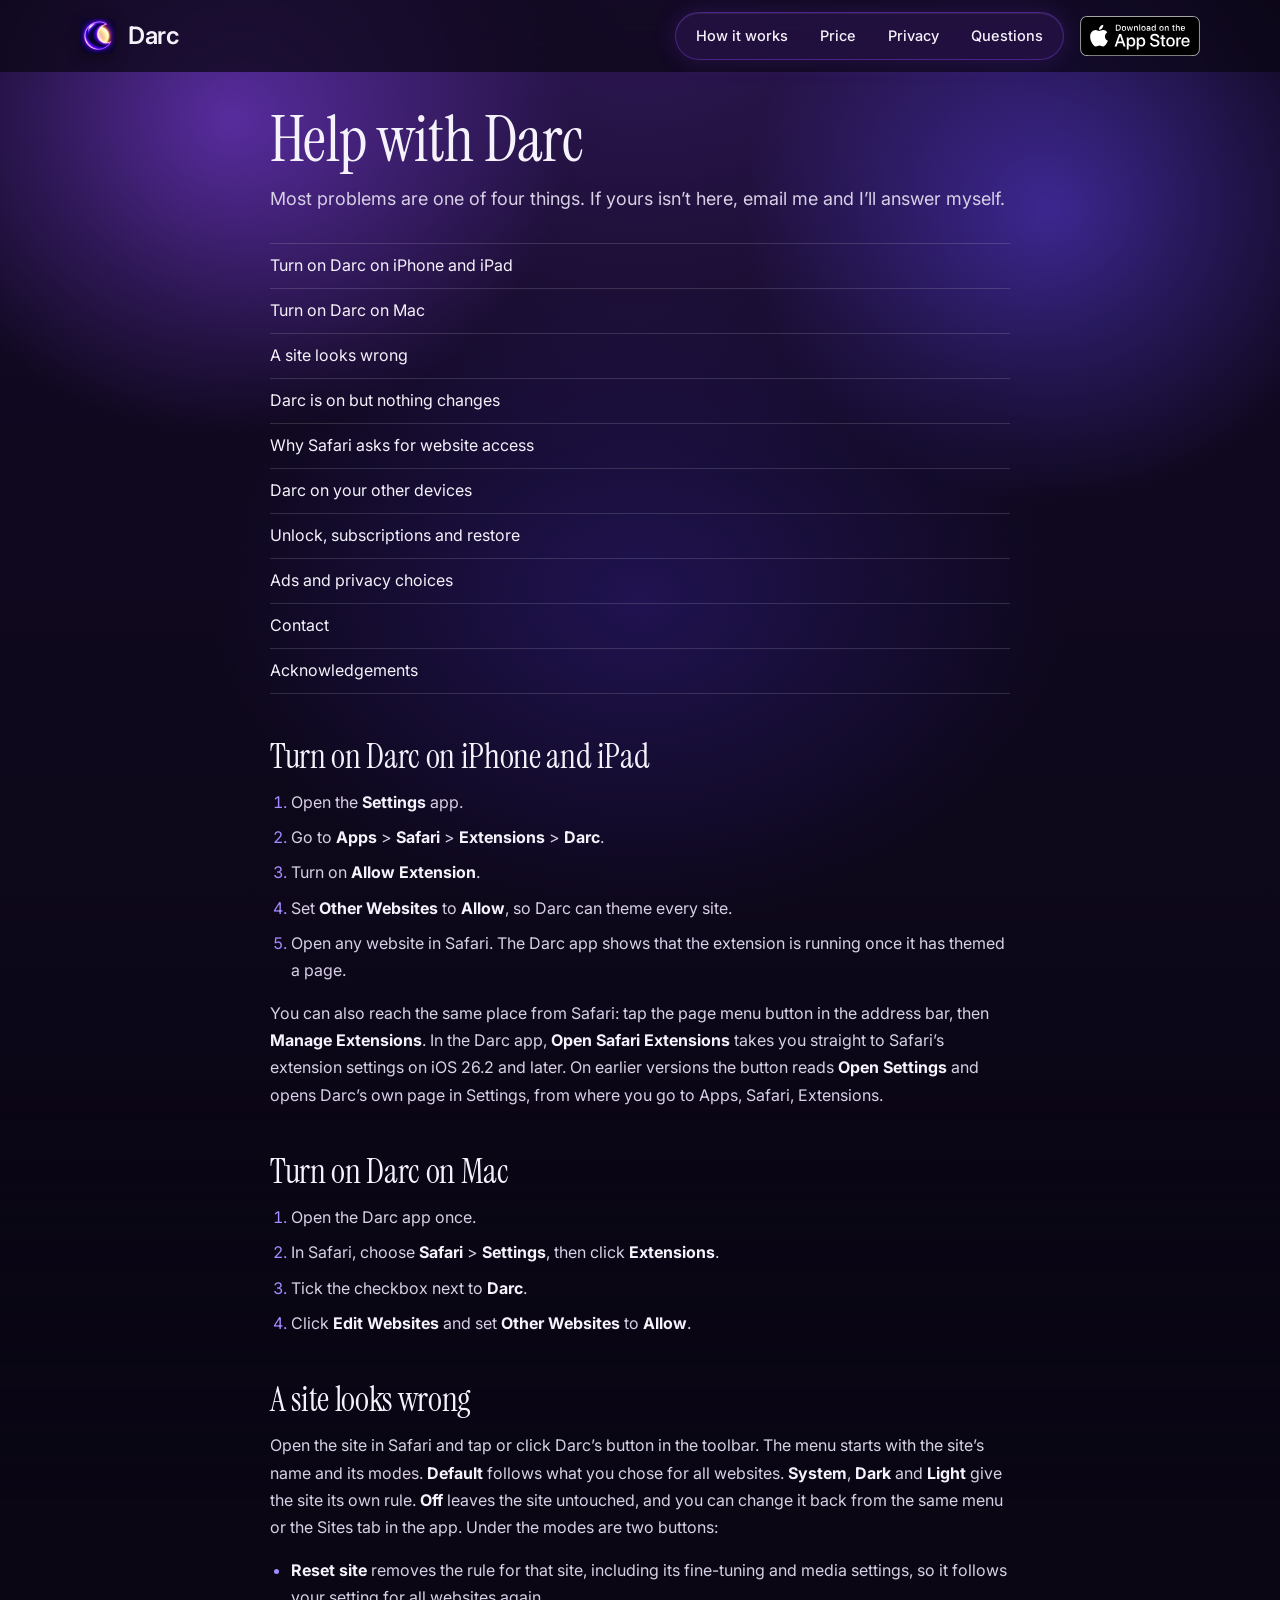
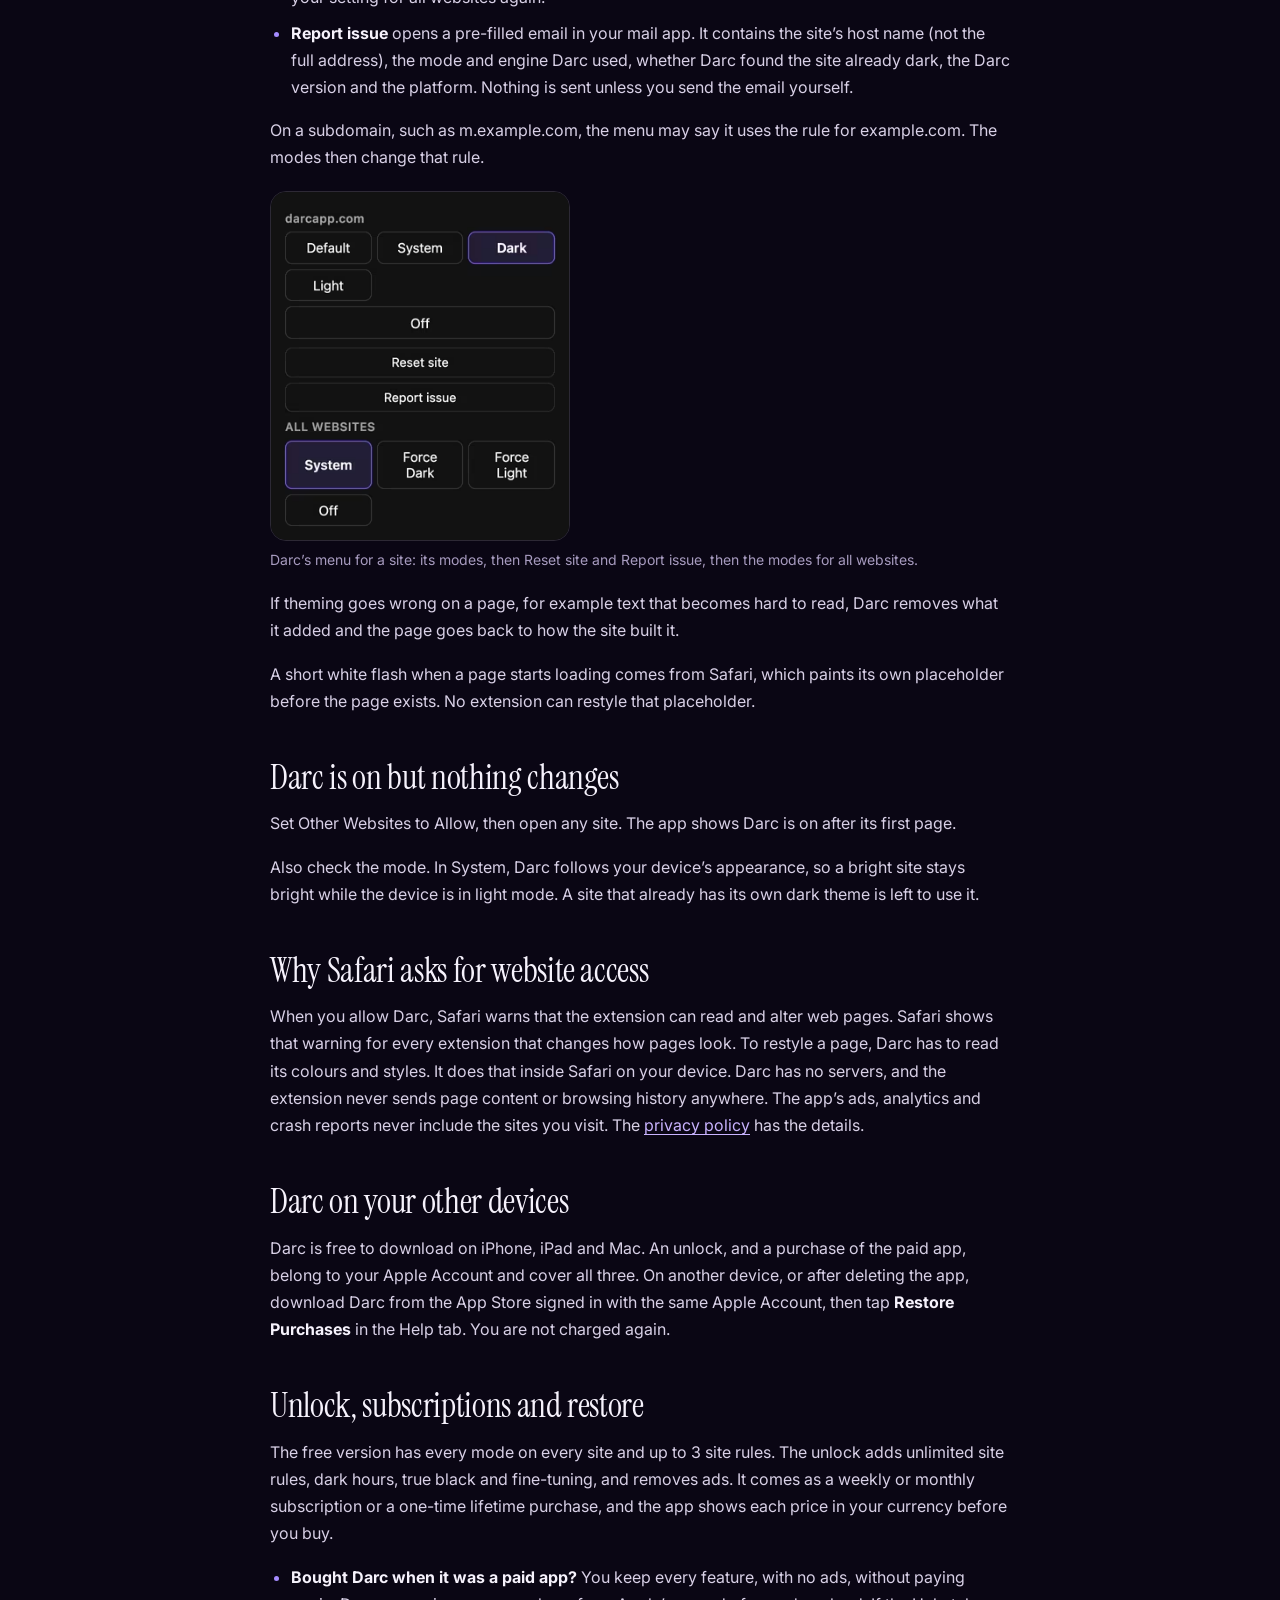
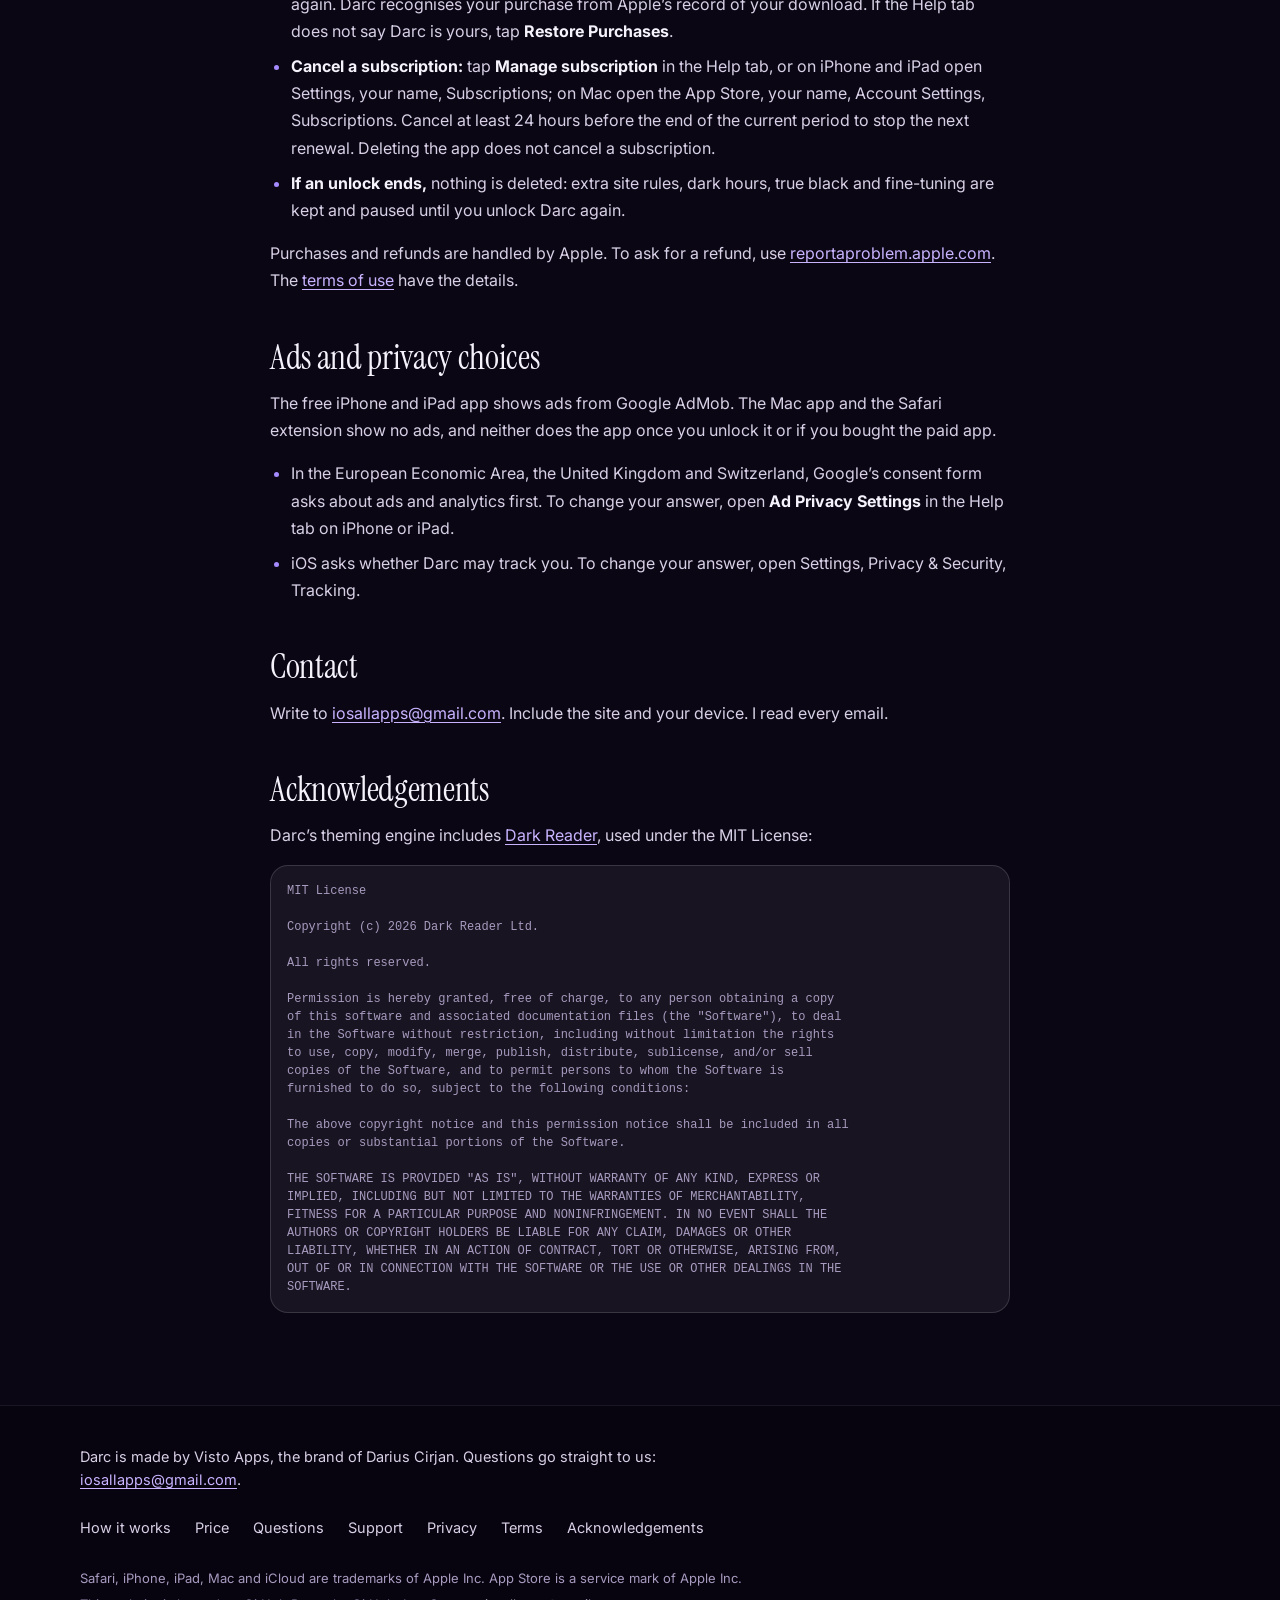
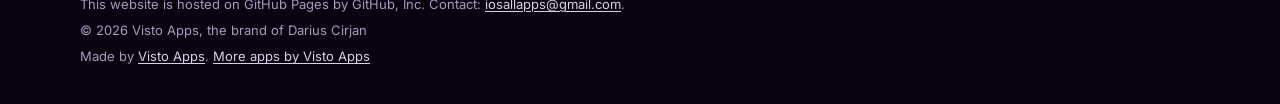
<file: support.html>
<!DOCTYPE html>
<html lang="en">
<head>
    <!-- build:head -->
    <meta charset="UTF-8">
    <meta name="viewport" content="width=device-width, initial-scale=1.0, viewport-fit=cover">
    <meta name="apple-itunes-app" content="app-id=6819036330">
    <title>Darc Help: Turn On Dark Mode in Safari</title>
    <meta name="description" content="Turn on the Darc extension in Safari on iPhone, iPad and Mac, fix a site that looks wrong, install it on your other devices and get in touch.">
    <meta name="theme-color" content="#2c1754" data-scrolled="#0a0614">
    <meta name="color-scheme" content="dark">
    <link rel="canonical" href="https://darcapp.com/support.html">
    <link rel="alternate" hreflang="en" href="https://darcapp.com/support.html">
    <link rel="alternate" hreflang="x-default" href="https://darcapp.com/support.html">
    <meta property="og:type" content="website">
    <meta property="og:site_name" content="Darc">
    <meta property="og:locale" content="en_US">
    <meta property="og:url" content="https://darcapp.com/support.html">
    <meta property="og:title" content="Darc Help: Turn On Dark Mode in Safari">
    <meta property="og:description" content="Turn on the Darc extension in Safari on iPhone, iPad and Mac, fix a site that looks wrong, install it on your other devices and get in touch.">
    <meta property="og:image" content="https://darcapp.com/og-image.png">
    <meta property="og:image:width" content="1200">
    <meta property="og:image:height" content="630">
    <meta property="og:image:alt" content="The Darc app icon, a glowing violet crescent, next to the words Dark when it’s late. Light when it’s not.">
    <meta name="twitter:card" content="summary_large_image">
    <meta name="twitter:title" content="Darc Help: Turn On Dark Mode in Safari">
    <meta name="twitter:description" content="Turn on the Darc extension in Safari on iPhone, iPad and Mac, fix a site that looks wrong, install it on your other devices and get in touch.">
    <meta name="twitter:image" content="https://darcapp.com/og-image.png">
    <link rel="icon" href="/favicon.ico" sizes="48x48">
    <link rel="icon" type="image/png" sizes="32x32" href="/favicon-32.png">
    <link rel="icon" type="image/png" sizes="16x16" href="/favicon-16.png">
    <link rel="apple-touch-icon" href="/apple-touch-icon.png">
    <link rel="preload" href="/assets/fonts/instrument-serif.woff2" as="font" type="font/woff2" crossorigin>
    <link rel="preload" href="/assets/fonts/inter.woff2" as="font" type="font/woff2" crossorigin>
    <link rel="stylesheet" href="/styles.css?v=20261116s">
    <script>document.documentElement.classList.add("js")</script>
    <script type="application/ld+json">
[
  {
    "@context": "https://schema.org",
    "@type": "BreadcrumbList",
    "itemListElement": [
      {
        "@type": "ListItem",
        "position": 1,
        "name": "Darc",
        "item": "https://darcapp.com/"
      },
      {
        "@type": "ListItem",
        "position": 2,
        "name": "Darc Help: Turn On Dark Mode in Safari",
        "item": "https://darcapp.com/support.html"
      }
    ]
  }
]
    </script>
    <!-- /build:head -->
</head>
<body>
    <a class="skip-link" href="#main">Skip to content</a>

    <!-- build:header -->
    <header class="site-header">
        <div class="wrap bar">
            <a class="brand" href="/" aria-label="Darc, home">
                <picture><source type="image/avif" srcset="/img/app-icon-64.avif 1x, /img/app-icon-128.avif 2x"><img src="/img/app-icon-64.webp" srcset="/img/app-icon-64.webp 1x, /img/app-icon-128.webp 2x" width="32" height="32" alt=""></picture>
                <span>Darc</span>
            </a>
            <nav class="nav" aria-label="Main">
                <ul class="nav-links">
                    <li><a href="/#how">How it works</a></li>
                    <li><a href="/#price">Price</a></li>
                    <li><a href="/#privacy">Privacy</a></li>
                    <li><a href="/#questions">Questions</a></li>
                </ul>
            </nav>
            <a class="badge badge-nav" href="https://apps.apple.com/app/id6819036330"><img src="/img/app-store-black-en-us.svg" width="120" height="40" alt="Download Darc on the App Store"></a>
        </div>
    </header>
    <!-- /build:header -->

    <main id="main" class="doc">
        <div class="container">
            <h1>Help with Darc</h1>
            <p class="doc-intro">Most problems are one of four things. If yours isn’t here, email me and I’ll answer myself.</p>

            <nav aria-label="On this page">
                <ul class="toc">
                    <li><a href="#iphone">Turn on Darc on iPhone and iPad</a></li>
                    <li><a href="#mac">Turn on Darc on Mac</a></li>
                    <li><a href="#site-looks-wrong">A site looks wrong</a></li>
                    <li><a href="#nothing-changes">Darc is on but nothing changes</a></li>
                    <li><a href="#permissions">Why Safari asks for website access</a></li>
                    <li><a href="#other-devices">Darc on your other devices</a></li>
                    <li><a href="#unlock">Unlock, subscriptions and restore</a></li>
                    <li><a href="#ads-privacy">Ads and privacy choices</a></li>
                    <li><a href="#contact">Contact</a></li>
                    <li><a href="#acknowledgements">Acknowledgements</a></li>
                </ul>
            </nav>

            <h2 id="iphone">Turn on Darc on iPhone and iPad</h2>
            <ol>
                <li>Open the <strong>Settings</strong> app.</li>
                <li>Go to <strong>Apps</strong> &gt; <strong>Safari</strong> &gt; <strong>Extensions</strong> &gt; <strong>Darc</strong>.</li>
                <li>Turn on <strong>Allow Extension</strong>.</li>
                <li>Set <strong>Other Websites</strong> to <strong>Allow</strong>, so Darc can theme every site.</li>
                <li>Open any website in Safari. The Darc app shows that the extension is running once it has themed a page.</li>
            </ol>
            <p>You can also reach the same place from Safari: tap the page menu button in the address bar, then <strong>Manage Extensions</strong>. In the Darc app, <strong>Open Safari Extensions</strong> takes you straight to Safari’s extension settings on iOS 26.2 and later. On earlier versions the button reads <strong>Open Settings</strong> and opens Darc’s own page in Settings, from where you go to Apps, Safari, Extensions.</p>

            <h2 id="mac">Turn on Darc on Mac</h2>
            <ol>
                <li>Open the Darc app once.</li>
                <li>In Safari, choose <strong>Safari</strong> &gt; <strong>Settings</strong>, then click <strong>Extensions</strong>.</li>
                <li>Tick the checkbox next to <strong>Darc</strong>.</li>
                <li>Click <strong>Edit Websites</strong> and set <strong>Other Websites</strong> to <strong>Allow</strong>.</li>
            </ol>

            <h2 id="site-looks-wrong">A site looks wrong</h2>
            <p>Open the site in Safari and tap or click Darc’s button in the toolbar. The menu starts with the site’s name and its modes. <strong>Default</strong> follows what you chose for all websites. <strong>System</strong>, <strong>Dark</strong> and <strong>Light</strong> give the site its own rule. <strong>Off</strong> leaves the site untouched, and you can change it back from the same menu or the Sites tab in the app. Under the modes are two buttons:</p>
            <ul>
                <li><strong>Reset site</strong> removes the rule for that site, including its fine-tuning and media settings, so it follows your setting for all websites again.</li>
                <li><strong>Report issue</strong> opens a pre-filled email in your mail app. It contains the site’s host name (not the full address), the mode and engine Darc used, whether Darc found the site already dark, the Darc version and the platform. Nothing is sent unless you send the email yourself.</li>
            </ul>
            <p>On a subdomain, such as m.example.com, the menu may say it uses the rule for example.com. The modes then change that rule.</p>
            <figure class="doc-figure">
                <picture><source type="image/avif" srcset="/img/popup-menu-340.avif 340w, /img/popup-menu-680.avif 680w, /img/popup-menu-1020.avif 1020w" sizes="300px"><img src="/img/popup-menu-680.webp" srcset="/img/popup-menu-340.webp 340w, /img/popup-menu-680.webp 680w, /img/popup-menu-1020.webp 1020w" sizes="300px" width="1020" height="1188" alt="Darc's menu from Safari's toolbar on darcapp.com: the modes Default, System, Dark, Light and Off for this site, then Reset site and Report issue, then System, Force Dark, Force Light and Off for all websites." loading="lazy" decoding="async"></picture>
                <figcaption>Darc’s menu for a site: its modes, then Reset site and Report issue, then the modes for all websites.</figcaption>
            </figure>
            <p>If theming goes wrong on a page, for example text that becomes hard to read, Darc removes what it added and the page goes back to how the site built it.</p>
            <p>A short white flash when a page starts loading comes from Safari, which paints its own placeholder before the page exists. No extension can restyle that placeholder.</p>

            <h2 id="nothing-changes">Darc is on but nothing changes</h2>
            <p>Set Other Websites to Allow, then open any site. The app shows Darc is on after its first page.</p>
            <p>Also check the mode. In System, Darc follows your device’s appearance, so a bright site stays bright while the device is in light mode. A site that already has its own dark theme is left to use it.</p>

            <h2 id="permissions">Why Safari asks for website access</h2>
            <p>When you allow Darc, Safari warns that the extension can read and alter web pages. Safari shows that warning for every extension that changes how pages look. To restyle a page, Darc has to read its colours and styles. It does that inside Safari on your device. Darc has no servers, and the extension never sends page content or browsing history anywhere. The app’s ads, analytics and crash reports never include the sites you visit. The <a href="/privacy.html">privacy policy</a> has the details.</p>

            <h2 id="other-devices">Darc on your other devices</h2>
            <p>Darc is free to download on iPhone, iPad and Mac. An unlock, and a purchase of the paid app, belong to your Apple Account and cover all three. On another device, or after deleting the app, download Darc from the App Store signed in with the same Apple Account, then tap <strong>Restore Purchases</strong> in the Help tab. You are not charged again.</p>

            <h2 id="unlock">Unlock, subscriptions and restore</h2>
            <p>The free version has every mode on every site and up to 3 site rules. The unlock adds unlimited site rules, dark hours, true black and fine-tuning, and removes ads. It comes as a weekly or monthly subscription or a one-time lifetime purchase, and the app shows each price in your currency before you buy.</p>
            <ul>
                <li><strong>Bought Darc when it was a paid app?</strong> You keep every feature, with no ads, without paying again. Darc recognises your purchase from Apple’s record of your download. If the Help tab does not say Darc is yours, tap <strong>Restore Purchases</strong>.</li>
                <li><strong>Cancel a subscription:</strong> tap <strong>Manage subscription</strong> in the Help tab, or on iPhone and iPad open Settings, your name, Subscriptions; on Mac open the App Store, your name, Account Settings, Subscriptions. Cancel at least 24 hours before the end of the current period to stop the next renewal. Deleting the app does not cancel a subscription.</li>
                <li><strong>If an unlock ends,</strong> nothing is deleted: extra site rules, dark hours, true black and fine-tuning are kept and paused until you unlock Darc again.</li>
            </ul>
            <p>Purchases and refunds are handled by Apple. To ask for a refund, use <a href="https://reportaproblem.apple.com">reportaproblem.apple.com</a>. The <a href="/terms.html">terms of use</a> have the details.</p>

            <h2 id="ads-privacy">Ads and privacy choices</h2>
            <p>The free iPhone and iPad app shows ads from Google AdMob. The Mac app and the Safari extension show no ads, and neither does the app once you unlock it or if you bought the paid app.</p>
            <ul>
                <li>In the European Economic Area, the United Kingdom and Switzerland, Google’s consent form asks about ads and analytics first. To change your answer, open <strong>Ad Privacy Settings</strong> in the Help tab on iPhone or iPad.</li>
                <li>iOS asks whether Darc may track you. To change your answer, open Settings, Privacy &amp; Security, Tracking.</li>
            </ul>

            <h2 id="contact">Contact</h2>
            <p>Write to <a href="mailto:iosallapps@gmail.com">iosallapps@gmail.com</a>. Include the site and your device. I read every email.</p>

            <h2 id="acknowledgements">Acknowledgements</h2>
            <p>Darc’s theming engine includes <a href="https://github.com/darkreader/darkreader">Dark Reader</a>, used under the MIT License:</p>
            <pre class="license">MIT License

Copyright (c) 2026 Dark Reader Ltd.

All rights reserved.

Permission is hereby granted, free of charge, to any person obtaining a copy
of this software and associated documentation files (the "Software"), to deal
in the Software without restriction, including without limitation the rights
to use, copy, modify, merge, publish, distribute, sublicense, and/or sell
copies of the Software, and to permit persons to whom the Software is
furnished to do so, subject to the following conditions:

The above copyright notice and this permission notice shall be included in all
copies or substantial portions of the Software.

THE SOFTWARE IS PROVIDED "AS IS", WITHOUT WARRANTY OF ANY KIND, EXPRESS OR
IMPLIED, INCLUDING BUT NOT LIMITED TO THE WARRANTIES OF MERCHANTABILITY,
FITNESS FOR A PARTICULAR PURPOSE AND NONINFRINGEMENT. IN NO EVENT SHALL THE
AUTHORS OR COPYRIGHT HOLDERS BE LIABLE FOR ANY CLAIM, DAMAGES OR OTHER
LIABILITY, WHETHER IN AN ACTION OF CONTRACT, TORT OR OTHERWISE, ARISING FROM,
OUT OF OR IN CONNECTION WITH THE SOFTWARE OR THE USE OR OTHER DEALINGS IN THE
SOFTWARE.</pre>
        </div>
    </main>

    <!-- build:footer -->
    <footer class="site-footer">
        <div class="wrap">
            <p class="footer-maker">Darc is made by Visto Apps, the brand of Darius Cirjan. Questions go straight to us: <a href="mailto:iosallapps@gmail.com">iosallapps@gmail.com</a>.</p>
            <nav aria-label="Footer">
                <ul class="footer-links">
                    <li><a href="/#how">How it works</a></li>
                    <li><a href="/#price">Price</a></li>
                    <li><a href="/#questions">Questions</a></li>
                    <li><a href="/support.html">Support</a></li>
                    <li><a href="/privacy.html">Privacy</a></li>
                    <li><a href="/terms.html">Terms</a></li>
                    <li><a href="/support.html#acknowledgements">Acknowledgements</a></li>
                </ul>
            </nav>
            <div class="footer-small">
                <p>Safari, iPhone, iPad, Mac and iCloud are trademarks of Apple Inc. App Store is a service mark of Apple Inc.</p>
                <p>This website is hosted on GitHub Pages by GitHub, Inc. Contact: <a href="mailto:iosallapps@gmail.com">iosallapps@gmail.com</a>.</p>
                <p>&copy; 2026 Visto Apps, the brand of Darius Cirjan</p>
                <p>Made by <a href="https://vistoapps.com">Visto Apps</a>. <a href="https://vistoapps.com/apps.html">More apps by Visto Apps</a></p>
            </div>
        </div>
    </footer>
    <!-- /build:footer -->
</body>
</html>
</file>
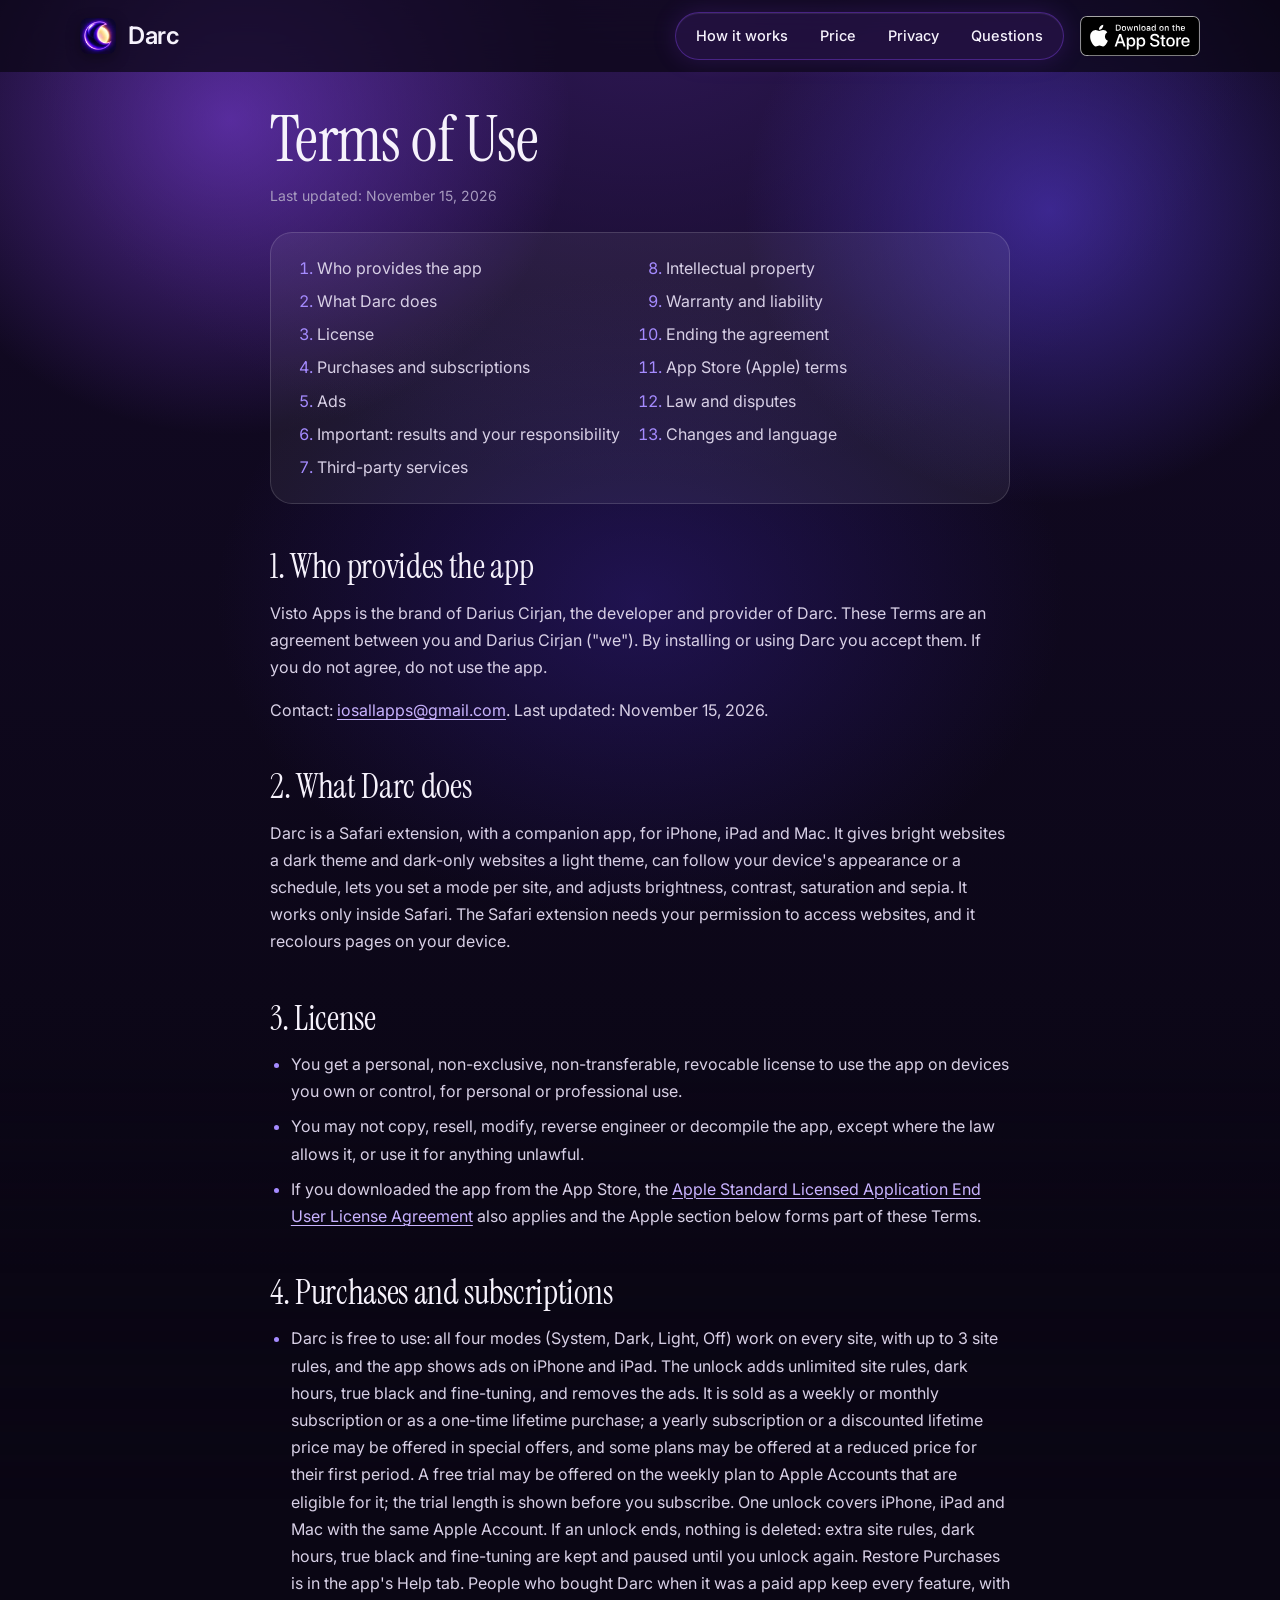
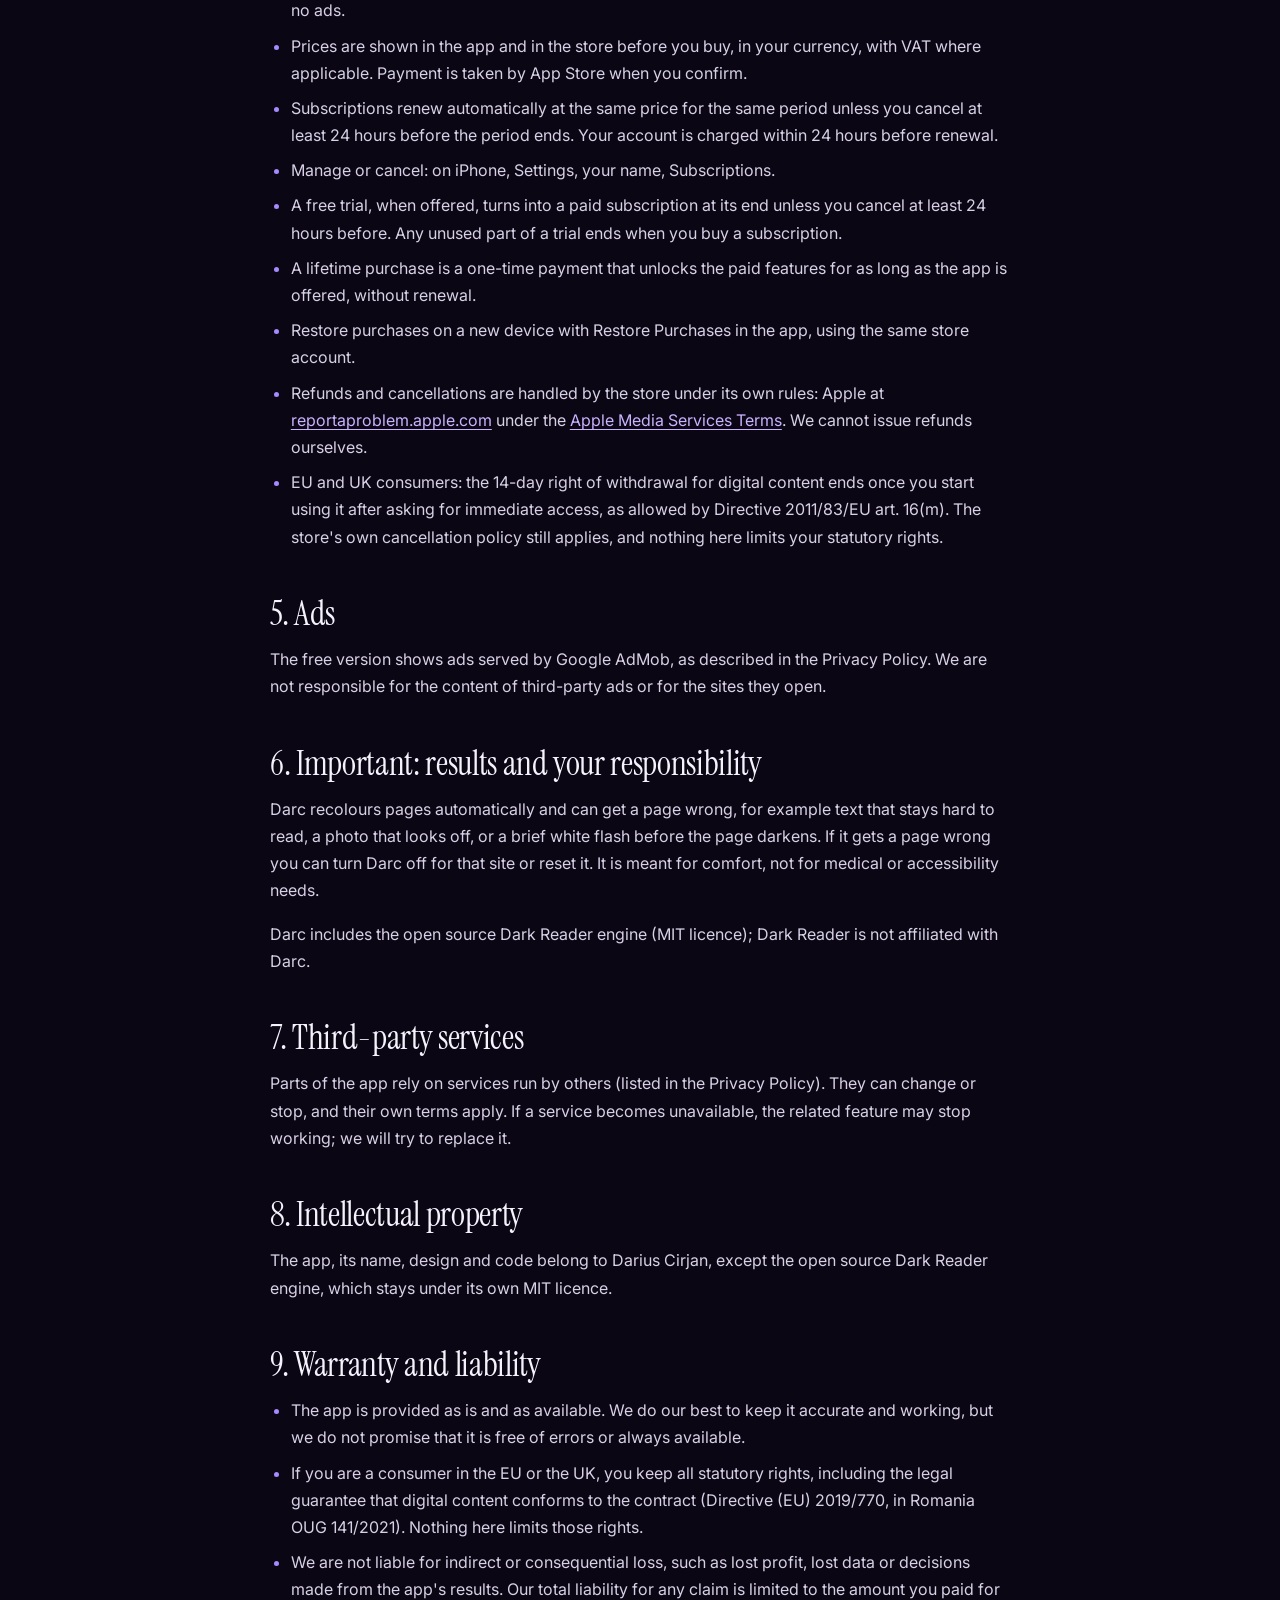
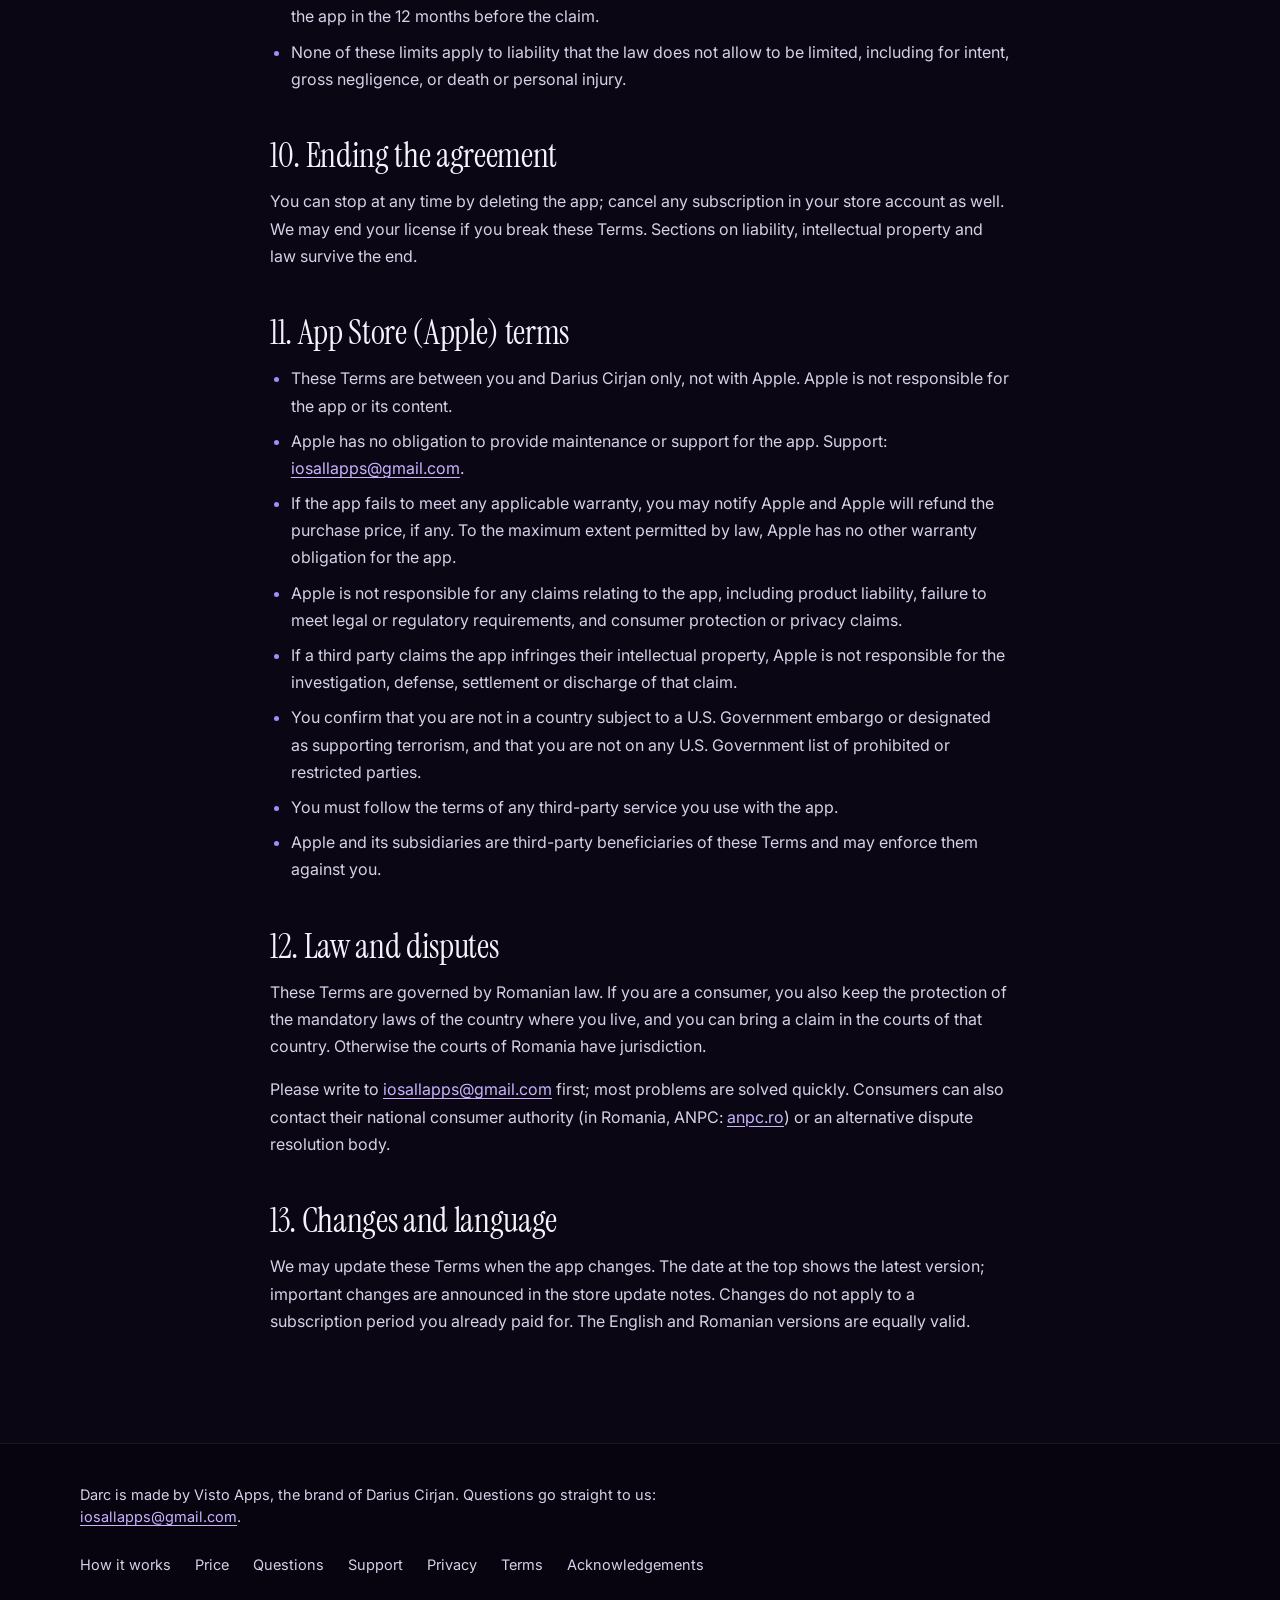
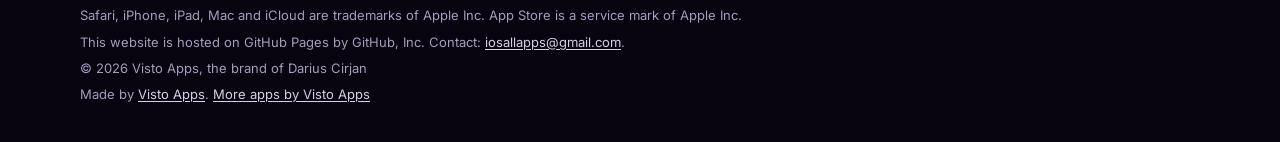
<file: terms.html>
<!DOCTYPE html>
<html lang="en">
<head>
    <!-- build:head -->
    <meta charset="UTF-8">
    <meta name="viewport" content="width=device-width, initial-scale=1.0, viewport-fit=cover">
    <meta name="apple-itunes-app" content="app-id=6819036330">
    <title>Darc Terms of Use: Safari Dark Mode App</title>
    <meta name="description" content="The terms for using Darc, the free dark mode extension for Safari: the free version, ads, the optional unlock, subscriptions, refunds and what paid-app buyers keep.">
    <meta name="theme-color" content="#2c1754" data-scrolled="#0a0614">
    <meta name="color-scheme" content="dark">
    <link rel="canonical" href="https://darcapp.com/terms.html">
    <link rel="alternate" hreflang="en" href="https://darcapp.com/terms.html">
    <link rel="alternate" hreflang="x-default" href="https://darcapp.com/terms.html">
    <meta property="og:type" content="website">
    <meta property="og:site_name" content="Darc">
    <meta property="og:locale" content="en_US">
    <meta property="og:url" content="https://darcapp.com/terms.html">
    <meta property="og:title" content="Darc Terms of Use: Safari Dark Mode App">
    <meta property="og:description" content="The terms for using Darc, the free dark mode extension for Safari: the free version, ads, the optional unlock, subscriptions, refunds and what paid-app buyers keep.">
    <meta property="og:image" content="https://darcapp.com/og-image.png">
    <meta property="og:image:width" content="1200">
    <meta property="og:image:height" content="630">
    <meta property="og:image:alt" content="The Darc app icon, a glowing violet crescent, next to the words Dark when it’s late. Light when it’s not.">
    <meta name="twitter:card" content="summary_large_image">
    <meta name="twitter:title" content="Darc Terms of Use: Safari Dark Mode App">
    <meta name="twitter:description" content="The terms for using Darc, the free dark mode extension for Safari: the free version, ads, the optional unlock, subscriptions, refunds and what paid-app buyers keep.">
    <meta name="twitter:image" content="https://darcapp.com/og-image.png">
    <link rel="icon" href="/favicon.ico" sizes="48x48">
    <link rel="icon" type="image/png" sizes="32x32" href="/favicon-32.png">
    <link rel="icon" type="image/png" sizes="16x16" href="/favicon-16.png">
    <link rel="apple-touch-icon" href="/apple-touch-icon.png">
    <link rel="preload" href="/assets/fonts/instrument-serif.woff2" as="font" type="font/woff2" crossorigin>
    <link rel="preload" href="/assets/fonts/inter.woff2" as="font" type="font/woff2" crossorigin>
    <link rel="stylesheet" href="/styles.css?v=20261116s">
    <script>document.documentElement.classList.add("js")</script>
    <script type="application/ld+json">
[
  {
    "@context": "https://schema.org",
    "@type": "BreadcrumbList",
    "itemListElement": [
      {
        "@type": "ListItem",
        "position": 1,
        "name": "Darc",
        "item": "https://darcapp.com/"
      },
      {
        "@type": "ListItem",
        "position": 2,
        "name": "Darc Terms of Use: Safari Dark Mode App",
        "item": "https://darcapp.com/terms.html"
      }
    ]
  }
]
    </script>
    <!-- /build:head -->
</head>
<body>
    <a class="skip-link" href="#main">Skip to content</a>

    <!-- build:header -->
    <header class="site-header">
        <div class="wrap bar">
            <a class="brand" href="/" aria-label="Darc, home">
                <picture><source type="image/avif" srcset="/img/app-icon-64.avif 1x, /img/app-icon-128.avif 2x"><img src="/img/app-icon-64.webp" srcset="/img/app-icon-64.webp 1x, /img/app-icon-128.webp 2x" width="32" height="32" alt=""></picture>
                <span>Darc</span>
            </a>
            <nav class="nav" aria-label="Main">
                <ul class="nav-links">
                    <li><a href="/#how">How it works</a></li>
                    <li><a href="/#price">Price</a></li>
                    <li><a href="/#privacy">Privacy</a></li>
                    <li><a href="/#questions">Questions</a></li>
                </ul>
            </nav>
            <a class="badge badge-nav" href="https://apps.apple.com/app/id6819036330"><img src="/img/app-store-black-en-us.svg" width="120" height="40" alt="Download Darc on the App Store"></a>
        </div>
    </header>
    <!-- /build:header -->

    <main id="main" class="doc">
        <div class="container">
<!--legal:start-->
<h1>Terms of Use</h1>
<p class="last-updated">Last updated: November 15, 2026</p>
<nav class="legal-toc" aria-label="Contents"><ol>
<li><a href="#provider">Who provides the app</a></li>
<li><a href="#service">What Darc does</a></li>
<li><a href="#license">License</a></li>
<li><a href="#purchases">Purchases and subscriptions</a></li>
<li><a href="#ads">Ads</a></li>
<li><a href="#accuracy">Important: results and your responsibility</a></li>
<li><a href="#third">Third-party services</a></li>
<li><a href="#ip">Intellectual property</a></li>
<li><a href="#warranty">Warranty and liability</a></li>
<li><a href="#end">Ending the agreement</a></li>
<li><a href="#apple">App Store (Apple) terms</a></li>
<li><a href="#law">Law and disputes</a></li>
<li><a href="#changes">Changes and language</a></li>
</ol></nav>
<section id="provider" class="legal-section"><h2>1. Who provides the app</h2><p>Visto Apps is the brand of Darius Cirjan, the developer and provider of Darc. These Terms are an agreement between you and Darius Cirjan ("we"). By installing or using Darc you accept them. If you do not agree, do not use the app.</p><p>Contact: <a href="mailto:iosallapps@gmail.com">iosallapps@gmail.com</a>. Last updated: November 15, 2026.</p></section>
<section id="service" class="legal-section"><h2>2. What Darc does</h2><p>Darc is a Safari extension, with a companion app, for iPhone, iPad and Mac. It gives bright websites a dark theme and dark-only websites a light theme, can follow your device's appearance or a schedule, lets you set a mode per site, and adjusts brightness, contrast, saturation and sepia. It works only inside Safari. The Safari extension needs your permission to access websites, and it recolours pages on your device.</p></section>
<section id="license" class="legal-section"><h2>3. License</h2><ul><li>You get a personal, non-exclusive, non-transferable, revocable license to use the app on devices you own or control, for personal or professional use.</li><li>You may not copy, resell, modify, reverse engineer or decompile the app, except where the law allows it, or use it for anything unlawful.</li><li>If you downloaded the app from the App Store, the <a href="https://www.apple.com/legal/internet-services/itunes/dev/stdeula/" rel="noopener">Apple Standard Licensed Application End User License Agreement</a> also applies and the Apple section below forms part of these Terms.</li></ul></section>
<section id="purchases" class="legal-section"><h2>4. Purchases and subscriptions</h2><ul><li>Darc is free to use: all four modes (System, Dark, Light, Off) work on every site, with up to 3 site rules, and the app shows ads on iPhone and iPad. The unlock adds unlimited site rules, dark hours, true black and fine-tuning, and removes the ads. It is sold as a weekly or monthly subscription or as a one-time lifetime purchase; a yearly subscription or a discounted lifetime price may be offered in special offers, and some plans may be offered at a reduced price for their first period. A free trial may be offered on the weekly plan to Apple Accounts that are eligible for it; the trial length is shown before you subscribe. One unlock covers iPhone, iPad and Mac with the same Apple Account. If an unlock ends, nothing is deleted: extra site rules, dark hours, true black and fine-tuning are kept and paused until you unlock again. Restore Purchases is in the app's Help tab. People who bought Darc when it was a paid app keep every feature, with no ads.</li><li>Prices are shown in the app and in the store before you buy, in your currency, with VAT where applicable. Payment is taken by App Store when you confirm.</li><li>Subscriptions renew automatically at the same price for the same period unless you cancel at least 24 hours before the period ends. Your account is charged within 24 hours before renewal.</li><li>Manage or cancel: on iPhone, Settings, your name, Subscriptions.</li><li>A free trial, when offered, turns into a paid subscription at its end unless you cancel at least 24 hours before. Any unused part of a trial ends when you buy a subscription.</li><li>A lifetime purchase is a one-time payment that unlocks the paid features for as long as the app is offered, without renewal.</li><li>Restore purchases on a new device with Restore Purchases in the app, using the same store account.</li><li>Refunds and cancellations are handled by the store under its own rules: Apple at <a href="https://reportaproblem.apple.com" rel="noopener">reportaproblem.apple.com</a> under the <a href="https://www.apple.com/legal/internet-services/itunes/" rel="noopener">Apple Media Services Terms</a>. We cannot issue refunds ourselves.</li><li>EU and UK consumers: the 14-day right of withdrawal for digital content ends once you start using it after asking for immediate access, as allowed by Directive 2011/83/EU art. 16(m). The store's own cancellation policy still applies, and nothing here limits your statutory rights.</li></ul></section>
<section id="ads" class="legal-section"><h2>5. Ads</h2><p>The free version shows ads served by Google AdMob, as described in the Privacy Policy. We are not responsible for the content of third-party ads or for the sites they open.</p></section>
<section id="accuracy" class="legal-section"><h2>6. Important: results and your responsibility</h2><p>Darc recolours pages automatically and can get a page wrong, for example text that stays hard to read, a photo that looks off, or a brief white flash before the page darkens. If it gets a page wrong you can turn Darc off for that site or reset it. It is meant for comfort, not for medical or accessibility needs.</p><p>Darc includes the open source Dark Reader engine (MIT licence); Dark Reader is not affiliated with Darc.</p></section>
<section id="third" class="legal-section"><h2>7. Third-party services</h2><p>Parts of the app rely on services run by others (listed in the Privacy Policy). They can change or stop, and their own terms apply. If a service becomes unavailable, the related feature may stop working; we will try to replace it.</p></section>
<section id="ip" class="legal-section"><h2>8. Intellectual property</h2><p>The app, its name, design and code belong to Darius Cirjan, except the open source Dark Reader engine, which stays under its own MIT licence.</p></section>
<section id="warranty" class="legal-section"><h2>9. Warranty and liability</h2><ul><li>The app is provided as is and as available. We do our best to keep it accurate and working, but we do not promise that it is free of errors or always available.</li><li>If you are a consumer in the EU or the UK, you keep all statutory rights, including the legal guarantee that digital content conforms to the contract (Directive (EU) 2019/770, in Romania OUG 141/2021). Nothing here limits those rights.</li><li>We are not liable for indirect or consequential loss, such as lost profit, lost data or decisions made from the app's results. Our total liability for any claim is limited to the amount you paid for the app in the 12 months before the claim.</li><li>None of these limits apply to liability that the law does not allow to be limited, including for intent, gross negligence, or death or personal injury.</li></ul></section>
<section id="end" class="legal-section"><h2>10. Ending the agreement</h2><p>You can stop at any time by deleting the app; cancel any subscription in your store account as well. We may end your license if you break these Terms. Sections on liability, intellectual property and law survive the end.</p></section>
<section id="apple" class="legal-section"><h2>11. App Store (Apple) terms</h2><ul><li>These Terms are between you and Darius Cirjan only, not with Apple. Apple is not responsible for the app or its content.</li><li>Apple has no obligation to provide maintenance or support for the app. Support: <a href="mailto:iosallapps@gmail.com">iosallapps@gmail.com</a>.</li><li>If the app fails to meet any applicable warranty, you may notify Apple and Apple will refund the purchase price, if any. To the maximum extent permitted by law, Apple has no other warranty obligation for the app.</li><li>Apple is not responsible for any claims relating to the app, including product liability, failure to meet legal or regulatory requirements, and consumer protection or privacy claims.</li><li>If a third party claims the app infringes their intellectual property, Apple is not responsible for the investigation, defense, settlement or discharge of that claim.</li><li>You confirm that you are not in a country subject to a U.S. Government embargo or designated as supporting terrorism, and that you are not on any U.S. Government list of prohibited or restricted parties.</li><li>You must follow the terms of any third-party service you use with the app.</li><li>Apple and its subsidiaries are third-party beneficiaries of these Terms and may enforce them against you.</li></ul></section>
<section id="law" class="legal-section"><h2>12. Law and disputes</h2><p>These Terms are governed by Romanian law. If you are a consumer, you also keep the protection of the mandatory laws of the country where you live, and you can bring a claim in the courts of that country. Otherwise the courts of Romania have jurisdiction.</p><p>Please write to <a href="mailto:iosallapps@gmail.com">iosallapps@gmail.com</a> first; most problems are solved quickly. Consumers can also contact their national consumer authority (in Romania, ANPC: <a href="https://anpc.ro" rel="noopener">anpc.ro</a>) or an alternative dispute resolution body.</p></section>
<section id="changes" class="legal-section"><h2>13. Changes and language</h2><p>We may update these Terms when the app changes. The date at the top shows the latest version; important changes are announced in the store update notes. Changes do not apply to a subscription period you already paid for. The English and Romanian versions are equally valid.</p></section>
<!--legal:end-->
        </div>
    </main>

    <!-- build:footer -->
    <footer class="site-footer">
        <div class="wrap">
            <p class="footer-maker">Darc is made by Visto Apps, the brand of Darius Cirjan. Questions go straight to us: <a href="mailto:iosallapps@gmail.com">iosallapps@gmail.com</a>.</p>
            <nav aria-label="Footer">
                <ul class="footer-links">
                    <li><a href="/#how">How it works</a></li>
                    <li><a href="/#price">Price</a></li>
                    <li><a href="/#questions">Questions</a></li>
                    <li><a href="/support.html">Support</a></li>
                    <li><a href="/privacy.html">Privacy</a></li>
                    <li><a href="/terms.html">Terms</a></li>
                    <li><a href="/support.html#acknowledgements">Acknowledgements</a></li>
                </ul>
            </nav>
            <div class="footer-small">
                <p>Safari, iPhone, iPad, Mac and iCloud are trademarks of Apple Inc. App Store is a service mark of Apple Inc.</p>
                <p>This website is hosted on GitHub Pages by GitHub, Inc. Contact: <a href="mailto:iosallapps@gmail.com">iosallapps@gmail.com</a>.</p>
                <p>&copy; 2026 Visto Apps, the brand of Darius Cirjan</p>
                <p>Made by <a href="https://vistoapps.com">Visto Apps</a>. <a href="https://vistoapps.com/apps.html">More apps by Visto Apps</a></p>
            </div>
        </div>
    </footer>
    <!-- /build:footer -->
</body>
</html>
</file>
<file: styles.css>
/* Darc. Visto Apps style: dark aurora in the app's colors, glass surfaces,
   Instrument Serif headlines, Inter text. Self-hosted fonts, no external requests.
   Shared kit: ~/Developer/visto-apps. */

@font-face { font-family: "Instrument Serif"; src: url("/assets/fonts/instrument-serif.woff2") format("woff2"); font-weight: 400; font-style: normal; font-display: swap; }
@font-face { font-family: "Instrument Serif"; src: url("/assets/fonts/instrument-serif-italic.woff2") format("woff2"); font-weight: 400; font-style: italic; font-display: swap; }
@font-face { font-family: "Instrument Serif Fallback"; src: local("Times New Roman"), local("TimesNewRomanPSMT"), local("Times"), local("Liberation Serif"), local("Tinos"); font-style: normal; size-adjust: 83.4%; }
@font-face { font-family: "Instrument Serif Fallback"; src: local("Times New Roman Italic"), local("TimesNewRomanPS-ItalicMT"), local("Times-Italic"), local("Liberation Serif Italic"), local("Tinos Italic"); font-style: italic; size-adjust: 88.1%; }
@font-face { font-family: "Inter"; src: url("/assets/fonts/inter.woff2") format("woff2"); font-weight: 100 900; font-style: normal; font-display: swap; }

:root {
    color-scheme: dark;
    /* app palette: the only block that changes between app sites */
    --c1: #8a45f5;          /* primary, Darc violet */
    --c2: #35208f;          /* secondary, deep indigo */
    --c3: #5a3de0;          /* depth */
    --accent-a: #d9b8ff;    /* italic headline gradient */
    --accent-b: #a58bff;
    --on-c1: #14082e;       /* text on the primary button */
    /* shared */
    --bg: #0a0614;
    --bg-2: #130a26;
    --text: #f6f2fc;
    --text-2: #d8d0e6;
    --text-3: #a79bbf;
    --glass: rgba(255, 255, 255, 0.06);
    --glass-line: rgba(255, 255, 255, 0.14);
    --divider: rgba(255, 255, 255, 0.14);
    --link: #c9b3ff;
    --serif: "Instrument Serif", "Instrument Serif Fallback", Georgia, serif;
    --sans: "Inter", -apple-system, BlinkMacSystemFont, "Segoe UI", Roboto, sans-serif;
    --mono: ui-monospace, "SF Mono", Menlo, monospace;
    --radius: 28px;
    --radius-sm: 20px;
    --max: 1120px;
    --gutter: 40px;
    --measure: 34rem;
    --tap: 44px;
}

*, *::before, *::after { box-sizing: border-box; }

html {
    -webkit-text-size-adjust: 100%;
    text-size-adjust: 100%;
    overflow-x: clip;
    scroll-behavior: smooth;
    scroll-padding-top: calc(84px + env(safe-area-inset-top));
}

body {
    margin: 0;
    position: relative;
    min-height: 100vh;
    background: var(--bg);
    color: var(--text);
    font-family: var(--sans);
    font-size: 1rem;
    line-height: 1.55;
    -webkit-font-smoothing: antialiased;
    overflow-x: clip;
}

img, picture { display: block; max-width: 100%; height: auto; }
a { color: var(--link); text-underline-offset: 0.18em; text-decoration-thickness: 1px; }
a:hover { color: var(--text); }
:focus-visible { outline: 2px solid var(--accent-a); outline-offset: 3px; border-radius: 10px; }
summary:focus-visible { outline-offset: -2px; }

h1, h2, h3 { margin: 0; overflow-wrap: anywhere; hyphens: manual; }
h1, h2 { font-family: var(--serif); font-weight: 400; letter-spacing: -0.01em; text-wrap: balance; }
h1 { font-size: clamp(2.75rem, 7vw, 4.9rem); line-height: 1; }
h2 { font-size: clamp(2.125rem, 4.2vw, 3.25rem); line-height: 1.04; }
h3 { font-size: 1.1875rem; font-weight: 600; line-height: 1.3; letter-spacing: -0.01em; }
p { margin: 0 0 1em; }
p:last-child { margin-bottom: 0; }

.small { font-size: 0.875rem; color: var(--text-3); }

.wrap {
    width: 100%;
    max-width: calc(var(--max) + var(--gutter) * 2);
    margin: 0 auto;
    padding-left: max(var(--gutter), env(safe-area-inset-left));
    padding-right: max(var(--gutter), env(safe-area-inset-right));
}
.text { max-width: var(--measure); }

.skip-link {
    position: absolute;
    left: 16px;
    top: -100px;
    z-index: 100;
    padding: 10px 16px;
    border-radius: 12px;
    background: var(--c1);
    color: var(--on-c1);
    font-weight: 600;
    text-decoration: none;
}
.skip-link:focus { top: calc(12px + env(safe-area-inset-top)); color: var(--on-c1); }

.sr-only {
    position: absolute; width: 1px; height: 1px; padding: 0; margin: -1px;
    overflow: hidden; clip: rect(0, 0, 0, 0); white-space: nowrap; border: 0;
}

/* ---------- aurora background ---------- */
body::before {
    content: "";
    position: absolute;
    left: 0; right: 0; top: 0;
    height: 1500px;
    z-index: -1;
    pointer-events: none;
    background:
        radial-gradient(38% 30% at 18% 8%, color-mix(in srgb, var(--c1) 55%, transparent), transparent 70%),
        radial-gradient(34% 28% at 82% 14%, color-mix(in srgb, var(--c3) 55%, transparent), transparent 70%),
        radial-gradient(46% 30% at 50% 40%, color-mix(in srgb, var(--c2) 45%, transparent), transparent 72%),
        radial-gradient(60% 40% at 50% 0%, color-mix(in srgb, var(--c1) 22%, var(--bg-2)), transparent 80%),
        linear-gradient(180deg, var(--bg-2), var(--bg) 85%);
    -webkit-mask-image: linear-gradient(180deg, #000 70%, transparent);
            mask-image: linear-gradient(180deg, #000 70%, transparent);
}

main { position: relative; display: block; }

/* ---------- header ---------- */
.site-header {
    position: sticky;
    top: 0;
    z-index: 50;
    padding: calc(12px + env(safe-area-inset-top)) 0 12px;
    background: rgba(10, 6, 20, 0.72);
    -webkit-backdrop-filter: blur(18px);
            backdrop-filter: blur(18px);
}
.bar { display: flex; align-items: center; gap: 16px; }

.brand {
    display: inline-flex;
    align-items: center;
    gap: 12px;
    min-height: var(--tap);
    margin-right: auto;
    color: var(--text);
    text-decoration: none;
    font-weight: 600;
    font-size: 1.5rem;
    letter-spacing: -0.02em;
}
.brand img { width: 36px; height: 36px; border-radius: 22.5%; box-shadow: 0 4px 14px rgba(0, 0, 0, 0.35); }

.nav { display: none; }
.nav-links {
    display: flex;
    align-items: center;
    gap: 2px;
    margin: 0;
    padding: 5px;
    list-style: none;
    border-radius: 999px;
    background: color-mix(in srgb, var(--c1) 12%, rgba(20, 10, 40, 0.6));
    border: 1px solid color-mix(in srgb, var(--c1) 38%, transparent);
    box-shadow: inset 0 1px 0 rgba(255, 255, 255, 0.08), 0 0 24px color-mix(in srgb, var(--c1) 18%, transparent);
}
.nav-links a {
    display: flex;
    align-items: center;
    min-height: 36px;
    padding: 0 15px;
    border-radius: 999px;
    color: var(--text);
    font-size: 0.90625rem;
    font-weight: 500;
    text-decoration: none;
    white-space: nowrap;
    transition: background 0.2s;
}
.nav-links a:hover { background: rgba(255, 255, 255, 0.1); color: var(--text); }

.badge { display: inline-flex; align-items: center; min-height: var(--tap); border-radius: 8px; }
.badge img { width: 135px; height: 45px; }
.badge-nav img { width: 120px; height: 40px; }

@media (min-width: 768px) { .nav { display: block; } }

/* ---------- sections ---------- */
.section { padding: 64px 0; position: relative; }
@media (min-width: 768px) { .section { padding: 96px 0; } }

.kicker {
    display: block;
    margin-bottom: 14px;
    font-family: var(--sans);
    font-size: 0.78125rem;
    font-weight: 600;
    letter-spacing: 0.3em;
    text-transform: uppercase;
    color: color-mix(in srgb, var(--accent-b) 70%, white);
}
.section-head { margin-bottom: 28px; }

/* ---------- hero ---------- */
.hero { padding: 24px 0 56px; position: relative; }
.hero-grid { display: grid; gap: 40px; }

.eyebrow {
    display: inline-block;
    margin: 0 0 22px;
    padding: 8px 16px;
    border-radius: 999px;
    font-size: 0.84375rem;
    font-weight: 500;
    letter-spacing: 0.02em;
    color: var(--text);
    background: color-mix(in srgb, var(--c1) 16%, rgba(255, 255, 255, 0.04));
    border: 1px solid color-mix(in srgb, var(--c1) 45%, transparent);
}

.hero h1 .line { display: inline-block; }
.hero h1 .line + .line {
    font-style: italic;
    padding-right: 0.08em;
    background: linear-gradient(95deg, var(--accent-a), var(--accent-b) 60%, color-mix(in srgb, var(--accent-b) 60%, white));
    -webkit-background-clip: text;
            background-clip: text;
    color: transparent;
}

.hero-sub {
    margin: 22px 0 30px;
    max-width: var(--measure);
    font-size: 1.125rem;
    line-height: 1.5;
    color: var(--text-2);
}
.hero-cta .small { margin-top: 12px; }

.hero-media { position: relative; width: 100%; max-width: 420px; justify-self: center; }
.hero-media::before {
    content: "";
    position: absolute;
    inset: 12% -18% 6%;
    z-index: -1;
    border-radius: 50%;
    background: radial-gradient(closest-side, color-mix(in srgb, var(--c1) 55%, transparent), transparent);
    filter: blur(10px);
    pointer-events: none;
}

@media (min-width: 768px) {
    .hero { padding: 40px 0 80px; }
    .hero-media { max-width: 460px; }
}
@media (min-width: 1024px) {
    .hero { padding: 56px 0 96px; }
    .hero-grid { grid-template-columns: 55fr 45fr; align-items: center; gap: 48px; }
    .hero-media { justify-self: end; max-width: clamp(320px, calc((100vh - 170px) * 0.5), 440px); }
    .hero h1 { font-size: min(5rem, 6.2vw); }
}

/* ---------- before/after compare ---------- */
.compare { margin: 0; }
.compare-labels {
    display: flex;
    justify-content: space-between;
    margin: 0 4px 10px;
    font-size: 0.75rem;
    font-weight: 600;
    letter-spacing: 0.14em;
    text-transform: uppercase;
    color: var(--text-3);
}

/* Apple's iPhone 17 Pro Max frame (1470 x 3000) lies over the live split. The screen rectangle
   from the frame's offsets: origin (75, 66), size 1320 x 2868. Percentages keep it exact at any width. */
.device { position: relative; aspect-ratio: 1470 / 3000; filter: drop-shadow(0 24px 40px rgba(0, 0, 0, 0.5)); }
.device .frame, .device .frame img { position: absolute; inset: 0; width: 100%; height: 100%; pointer-events: none; }

.screen {
    position: absolute;
    left: 5.102%;
    top: 2.2%;
    width: 89.796%;
    height: 95.6%;
    overflow: hidden;
    border-radius: 14.8% / 6.8%;
    -webkit-mask-image: url("/img/screen-mask.png");
            mask-image: url("/img/screen-mask.png");
    -webkit-mask-size: 100% 100%;
            mask-size: 100% 100%;
    background: #000;
    touch-action: pan-y;
    -webkit-user-select: none;
            user-select: none;
    --pos: 50%;
}
.screen picture, .screen img {
    position: absolute; inset: 0; width: 100%; height: 100%;
    object-fit: cover; object-position: top; pointer-events: none;
}
.screen .after { clip-path: inset(0 0 0 var(--pos)); }

.split-handle { position: absolute; top: 0; bottom: 0; left: var(--pos); width: 2px; margin-left: -1px; background: var(--accent-a); pointer-events: none; }
.split-grip {
    position: absolute; top: 50%; left: 50%;
    width: var(--tap); height: var(--tap); margin: -22px 0 0 -22px;
    border-radius: 50%;
    background: linear-gradient(180deg, color-mix(in srgb, var(--c1) 70%, white), var(--c1));
    box-shadow: 0 0 0 1px rgba(255, 255, 255, 0.5) inset, 0 6px 20px rgba(0, 0, 0, 0.5);
    display: grid; place-items: center;
}
.split-grip svg { width: 22px; height: 22px; fill: none; stroke: #fff; stroke-width: 2; stroke-linecap: round; stroke-linejoin: round; }

.split-range { position: absolute; inset: 0; width: 100%; height: 100%; margin: 0; opacity: 0; pointer-events: none; display: none; }
.js .split-range { display: block; }
.js .screen { cursor: ew-resize; }
.screen:has(.split-range:focus-visible) .split-grip { outline: 2px solid #fff; outline-offset: 3px; }

.compare figcaption { margin-top: 14px; font-size: 0.84375rem; color: var(--text-3); line-height: 1.45; }

/* ---------- stories ---------- */
.story { display: grid; gap: 32px; }
.story + .story { margin-top: 72px; }
.story-text { max-width: var(--measure); }
.story-text .kicker { margin-bottom: 12px; }
.story-text p { font-size: clamp(1.125rem, 2.2vw, 1.3125rem); line-height: 1.55; color: var(--text-2); }

.shot { width: 100%; max-width: min(380px, 92vw); filter: drop-shadow(0 20px 34px rgba(0, 0, 0, 0.5)); }
.story-media { justify-self: center; width: 100%; max-width: 380px; }
.story-note { margin-top: 64px; max-width: var(--measure); color: var(--text-3); }

@media (min-width: 1024px) {
    .story { grid-template-columns: 1fr 1fr; align-items: center; gap: 64px; }
    .story + .story { margin-top: 24px; }
    .story-media { max-width: 400px; }
    .story-flip .story-text { order: 2; }
    .story-flip .story-media { order: 1; justify-self: start; margin-top: 64px; }
    .story:not(.story-flip) .story-media { justify-self: end; }
}

/* ---------- how it works ---------- */
.steps { list-style: none; margin: 0; padding: 0; display: grid; gap: 18px; }
.step {
    display: grid;
    grid-template-columns: 2.75rem 1fr;
    gap: 16px;
    padding: 24px;
    border-radius: 24px;
    background: linear-gradient(160deg, color-mix(in srgb, var(--c1) 14%, rgba(255, 255, 255, 0.05)), rgba(255, 255, 255, 0.03));
    border: 1px solid var(--glass-line);
    box-shadow: inset 0 1px 0 rgba(255, 255, 255, 0.08);
}
.step-num {
    width: 40px; height: 34px; display: grid; place-items: center;
    border-radius: 11px;
    font-size: 0.9375rem; font-weight: 600;
    background: color-mix(in srgb, var(--c1) 25%, transparent);
    border: 1px solid color-mix(in srgb, var(--c1) 55%, transparent);
}
.step h3 { margin: 4px 0 10px; font-size: 1.125rem; }
.step h3:last-child { margin-bottom: 0; }
.step p { max-width: var(--measure); font-size: 0.9375rem; color: var(--text-2); }
.path {
    font-family: var(--mono); font-size: 0.9em; color: var(--text);
    background: rgba(255, 255, 255, 0.1); padding: 1px 7px; border-radius: 7px;
    -webkit-box-decoration-break: clone; box-decoration-break: clone;
}
.step-shot { margin-top: 20px; width: 100%; max-width: 240px; filter: drop-shadow(0 20px 34px rgba(0, 0, 0, 0.5)); }

.aside {
    margin-top: 28px;
    padding: 4px 0 4px 18px;
    border-left: 2px solid var(--c1);
    max-width: var(--measure);
    color: var(--text-3);
}

@media (min-width: 768px) { .step { grid-template-columns: 3.25rem 1fr; gap: 24px; padding: 28px 30px; } }

/* Desktop: the setup screen leaves step 2's column and stands beside the list. */
@media (min-width: 1024px) {
    .steps { position: relative; padding-right: 380px; min-height: 600px; align-content: start; }
    .step-shot { position: absolute; top: 0; right: 40px; width: 280px; max-width: 280px; margin-top: 0; }
}

/* ---------- what it leaves alone ---------- */
.alone { display: grid; gap: 40px; }
.alone p { color: var(--text-2); }
.plain-list { margin: 0 0 1.2em; padding-left: 1.2em; color: var(--text-2); }
.plain-list li { margin-bottom: 6px; }
.plain-list li::marker { color: var(--accent-b); }
.alone-media { border-radius: var(--radius-sm); overflow: hidden; border: 1px solid var(--glass-line); box-shadow: 0 20px 50px rgba(0, 0, 0, 0.45); max-width: min(560px, 92vw); }
.alone-figure { margin: 0; }
.alone-figure figcaption { margin-top: 12px; }

@media (min-width: 1024px) { .alone { grid-template-columns: 1fr 1fr; align-items: center; gap: 64px; } }

/* ---------- price ---------- */
.price-grid { display: grid; gap: 18px; margin-top: 8px; }
.price-col {
    position: relative;
    padding: 28px 26px 26px;
    border-radius: 24px;
    background: var(--glass);
    border: 1px solid var(--glass-line);
    overflow: hidden;
}
.price-col h3 { margin-bottom: 12px; font-size: 1.25rem; }
.price-col p { max-width: var(--measure); font-size: 0.96875rem; color: var(--text-2); }
.price-col.forever {
    background: linear-gradient(160deg, color-mix(in srgb, var(--c1) 26%, transparent), color-mix(in srgb, var(--c3) 18%, transparent));
    border-color: color-mix(in srgb, var(--c1) 55%, white 10%);
    box-shadow: 0 0 34px color-mix(in srgb, var(--c1) 22%, transparent);
}
.forever-moon { position: absolute; top: 0; right: 4px; width: 72px; opacity: 0.2; pointer-events: none; }
.forever h3, .forever p { position: relative; }
.price-foot { margin-top: 28px; max-width: 44rem; color: var(--text-3); font-size: 0.9375rem; }

@media (min-width: 768px) { .price-grid { grid-template-columns: 1fr 1fr; } }

/* ---------- devices ---------- */
.devices { position: relative; max-width: 720px; margin: 0 auto; padding-bottom: 8%; }
.devices img { width: 100%; }
.devices-ipad { width: 82%; filter: drop-shadow(0 24px 40px rgba(0, 0, 0, 0.5)); }
.devices-phone { position: absolute; right: 0; bottom: 0; width: 30%; filter: drop-shadow(0 24px 32px rgba(0, 0, 0, 0.7)); }
.devices-caption { margin-top: 18px; text-align: center; font-size: 0.875rem; color: var(--text-3); }

/* ---------- privacy ---------- */
.privacy-line { font-size: clamp(2.5rem, 7vw, 4.75rem); line-height: 1; margin-bottom: 28px; }
#privacy .text { max-width: none; }
#privacy .text p { max-width: var(--measure); color: var(--text-2); }

/* ---------- questions ---------- */
.faq { display: grid; gap: 12px; max-width: 860px; }
.faq details { border-radius: 20px; background: var(--glass); border: 1px solid var(--glass-line); overflow: hidden; }
.faq details[open] { border-color: color-mix(in srgb, var(--c1) 45%, var(--glass-line)); }
.faq summary {
    position: relative;
    display: block;
    min-height: var(--tap);
    padding: 18px 56px 18px 22px;
    font-size: 1rem;
    font-weight: 600;
    cursor: pointer;
    list-style: none;
}
.faq summary::-webkit-details-marker { display: none; }
.faq summary::after {
    content: "+";
    position: absolute; right: 22px; top: 50%;
    transform: translateY(-50%);
    font-size: 1.5rem; font-weight: 300;
    color: var(--c1);
    transition: transform 0.2s;
}
.faq details[open] summary::after { transform: translateY(-50%) rotate(45deg); }
.faq summary:hover { background: rgba(255, 255, 255, 0.03); }
.faq .answer { padding: 0 22px 20px; color: var(--text-2); }

/* ---------- closing band ---------- */
.closing { padding: 24px 0 72px; }
.closing .wrap { position: relative; }
.closing .wrap > * { position: relative; }
.closing .wrap::before {
    content: "";
    position: absolute;
    inset: 0 var(--gutter);
    border-radius: var(--radius);
    background: linear-gradient(110deg, color-mix(in srgb, var(--c1) 34%, transparent), color-mix(in srgb, var(--c3) 26%, transparent) 55%, color-mix(in srgb, var(--c2) 40%, transparent));
    border: 1.5px solid color-mix(in srgb, var(--c1) 50%, white 15%);
}
.closing .wrap { text-align: center; padding-top: 52px; padding-bottom: 52px; }
.closing h2 { margin: 0 auto 24px; max-width: 760px; font-size: clamp(2rem, 3.8vw, 2.875rem); line-height: 1.08; }
.closing .badge { margin: 0 auto; }
.closing .small { margin-top: 12px; }

/* ---------- footer ---------- */
.site-footer {
    margin-top: 20px;
    padding: 40px 0 calc(32px + env(safe-area-inset-bottom));
    background: rgba(5, 2, 12, 0.6);
    border-top: 1px solid rgba(255, 255, 255, 0.08);
    font-size: 0.90625rem;
    color: var(--text-3);
}
.footer-maker { max-width: 40rem; color: var(--text-2); }
.footer-links { display: flex; flex-wrap: wrap; gap: 0 4px; list-style: none; margin: 14px 0 18px -10px; padding: 0; }
.footer-links a { display: inline-flex; align-items: center; min-height: var(--tap); padding: 0 10px; color: var(--text-2); text-decoration: none; }
.footer-links a:hover { color: var(--text); }
.footer-small { font-size: 0.8125rem; }
.footer-small p { margin-bottom: 6px; }
.footer-small a { color: var(--text-2); }

/* ---------- documents: support, privacy, terms ---------- */
.doc { padding: 36px 0 72px; }
.doc .container { max-width: 820px; margin: 0 auto; padding-left: var(--gutter); padding-right: var(--gutter); }
.doc h1 { font-size: clamp(2.625rem, 5.4vw, 4rem); margin-bottom: 12px; }
.doc h2 { font-size: clamp(1.625rem, 2.8vw, 2.125rem); line-height: 1.1; margin: 44px 0 14px; }
.doc p, .doc ul, .doc ol { color: var(--text-2); line-height: 1.7; margin: 0 0 16px; }
.doc ul, .doc ol { padding-left: 1.3em; }
.doc li { margin-bottom: 8px; }
.doc li::marker { color: var(--accent-b); }
.doc strong { color: var(--text); }
.doc a { color: var(--link); overflow-wrap: anywhere; }
.doc a:hover { color: var(--text); }
.doc .last-updated { color: var(--text-3); font-size: 0.875rem; margin-bottom: 24px; }
.doc-intro { font-size: 1.125rem; color: var(--text-3); }
.doc .toc { margin: 28px 0 8px; padding: 0; list-style: none; border-top: 1px solid var(--divider); }
.toc li { margin: 0; border-bottom: 1px solid var(--divider); }
.toc a { display: flex; align-items: center; min-height: var(--tap); text-decoration: none; color: var(--text); }
.toc a:hover { color: var(--accent-a); }
.license {
    margin: 16px 0 0; padding: 16px; max-width: 100%; overflow-x: auto;
    background: var(--glass); border: 1px solid var(--glass-line); border-radius: 18px;
    font-family: var(--mono); font-size: 0.75rem; line-height: 1.5;
    white-space: pre-wrap; overflow-wrap: anywhere; color: var(--text-3);
}
.doc-figure { margin: 20px 0; }
.doc-figure img { width: 100%; max-width: 300px; border-radius: 16px; border: 1px solid var(--glass-line); }
.doc-figure figcaption { margin-top: 8px; font-size: 0.875rem; color: var(--text-3); }

/* generated legal sections */
.legal-toc { margin: 0 0 12px; padding: 22px 26px; border-radius: 22px; background: var(--glass); border: 1px solid var(--glass-line); }
.legal-toc ol { columns: 2; column-gap: 32px; margin: 0; padding-left: 20px; }
.legal-toc li { margin: 0 0 6px; break-inside: avoid; }
.legal-toc a { color: var(--text-2); text-decoration: none; }
.legal-toc a:hover { color: var(--text); text-decoration: underline; }
.legal-section { scroll-margin-top: 90px; }
.table-wrap { overflow-x: auto; margin: 16px 0 20px; border-radius: 18px; border: 1px solid var(--glass-line); background: rgba(255, 255, 255, 0.04); }
.legal-table { width: 100%; border-collapse: collapse; font-size: 0.875rem; line-height: 1.5; }
.legal-table th, .legal-table td { text-align: left; vertical-align: top; padding: 12px 14px; border-bottom: 1px solid rgba(255, 255, 255, 0.08); color: var(--text-2); }
.legal-table thead th { font-size: 0.71875rem; letter-spacing: 0.12em; text-transform: uppercase; color: var(--text-3); font-weight: 600; white-space: nowrap; }
.legal-table tbody th { color: var(--text); font-weight: 600; min-width: 140px; }
.legal-table tbody tr:last-child > * { border-bottom: 0; }
.legal-table small { color: var(--text-3); font-weight: 400; }

/* ---------- 404 ---------- */
.notfound { padding: 88px 0 120px; text-align: center; }
.notfound .container { margin: 0 auto; padding: 0 var(--gutter); max-width: 40rem; }
.notfound img { margin: 0 auto 28px; border-radius: 22.5%; box-shadow: 0 8px 30px rgba(0, 0, 0, 0.45); }
.notfound h1 { font-size: clamp(2.5rem, 7vw, 4rem); margin-bottom: 16px; }
.notfound p { color: var(--text-2); }

/* ---------- motion: one fade-up per section, only with JS and without reduced motion ---------- */
@media (prefers-reduced-motion: no-preference) {
    .js .reveal { opacity: 0; transform: translateY(12px); transition: opacity 300ms ease-out, transform 300ms ease-out; }
    .js .reveal.is-in { opacity: 1; transform: none; }
}
@media (prefers-reduced-motion: reduce) {
    html { scroll-behavior: auto; }
    *, *::before, *::after { transition: none !important; animation: none !important; }
}
@media (forced-colors: active) {
    .hero h1 .line + .line { color: CanvasText; background: none; }
}

/* ---------- responsive ---------- */
@media (max-width: 900px) {
    :root { --gutter: 24px; }
}
@media (max-width: 640px) {
    :root { --gutter: 16px; }
    body { font-size: 0.96875rem; }
    .brand { font-size: 1.3125rem; }
    .brand img { width: 34px; height: 34px; }
    .hero { padding: 12px 0 40px; }
    .hero h1 { font-size: clamp(2.5rem, 11.5vw, 3.25rem); }
    .section { padding: 48px 0; }
    .legal-toc ol { columns: 1; }
    .legal-table thead { position: absolute; width: 1px; height: 1px; overflow: hidden; clip: rect(0 0 0 0); }
    .legal-table, .legal-table tbody, .legal-table tr, .legal-table th, .legal-table td { display: block; width: 100%; }
    .legal-table tr { padding: 14px 16px; border-bottom: 1px solid rgba(255, 255, 255, 0.08); }
    .legal-table tbody tr:last-child { border-bottom: 0; }
    .legal-table th, .legal-table td { border: 0; padding: 3px 0; }
    .legal-table td::before { content: attr(data-label); display: block; font-size: 0.6875rem; letter-spacing: 0.1em; text-transform: uppercase; font-weight: 600; color: var(--text-3); }
    /* text sits 28 px from the screen edge, like vistoapps.com; cards reach 16 px */
    .wrap, .doc .container, .notfound .container { padding-left: 28px; padding-right: 28px; }
    .steps, .price-grid, .faq { margin-left: -12px; margin-right: -12px; }
    .step { grid-template-columns: 2.5rem 1fr; padding: 22px 18px; }
    .price-col { padding: 24px 18px 22px; }
    .faq summary { padding-left: 18px; }
    .faq .answer { padding-left: 18px; padding-right: 18px; }
    .closing .wrap::before { inset: 0 16px; }
}
@media (max-width: 900px), (hover: none) {
    .site-header { -webkit-backdrop-filter: none; backdrop-filter: none; background: rgba(10, 6, 20, 0.99); }
}

/* overscroll:start  the aurora stretches from its bottom edge while iOS rubber-bands the top (--osy set by the script) */
body::before { transform-origin: 50% 100%; scale: 1 calc(1 + var(--osy, 0) / 1500); }
/* overscroll:end */
</file>
